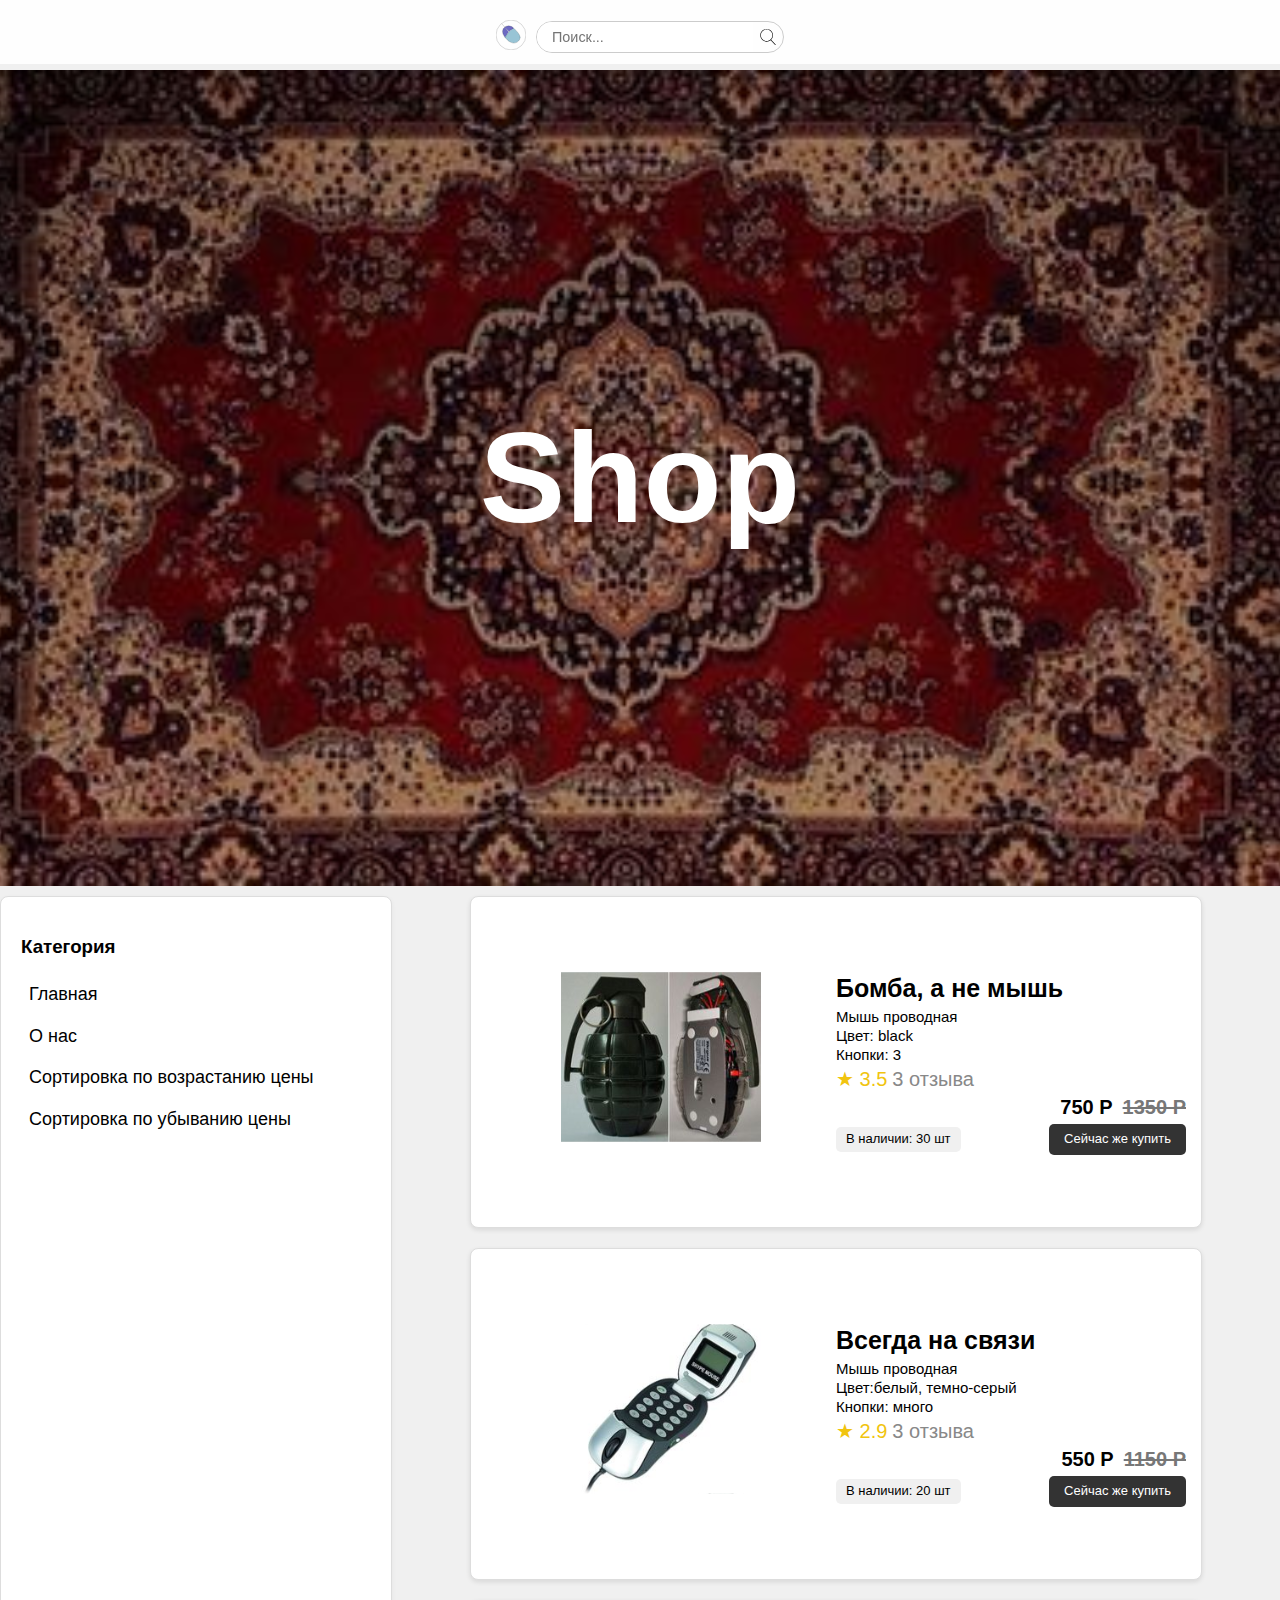
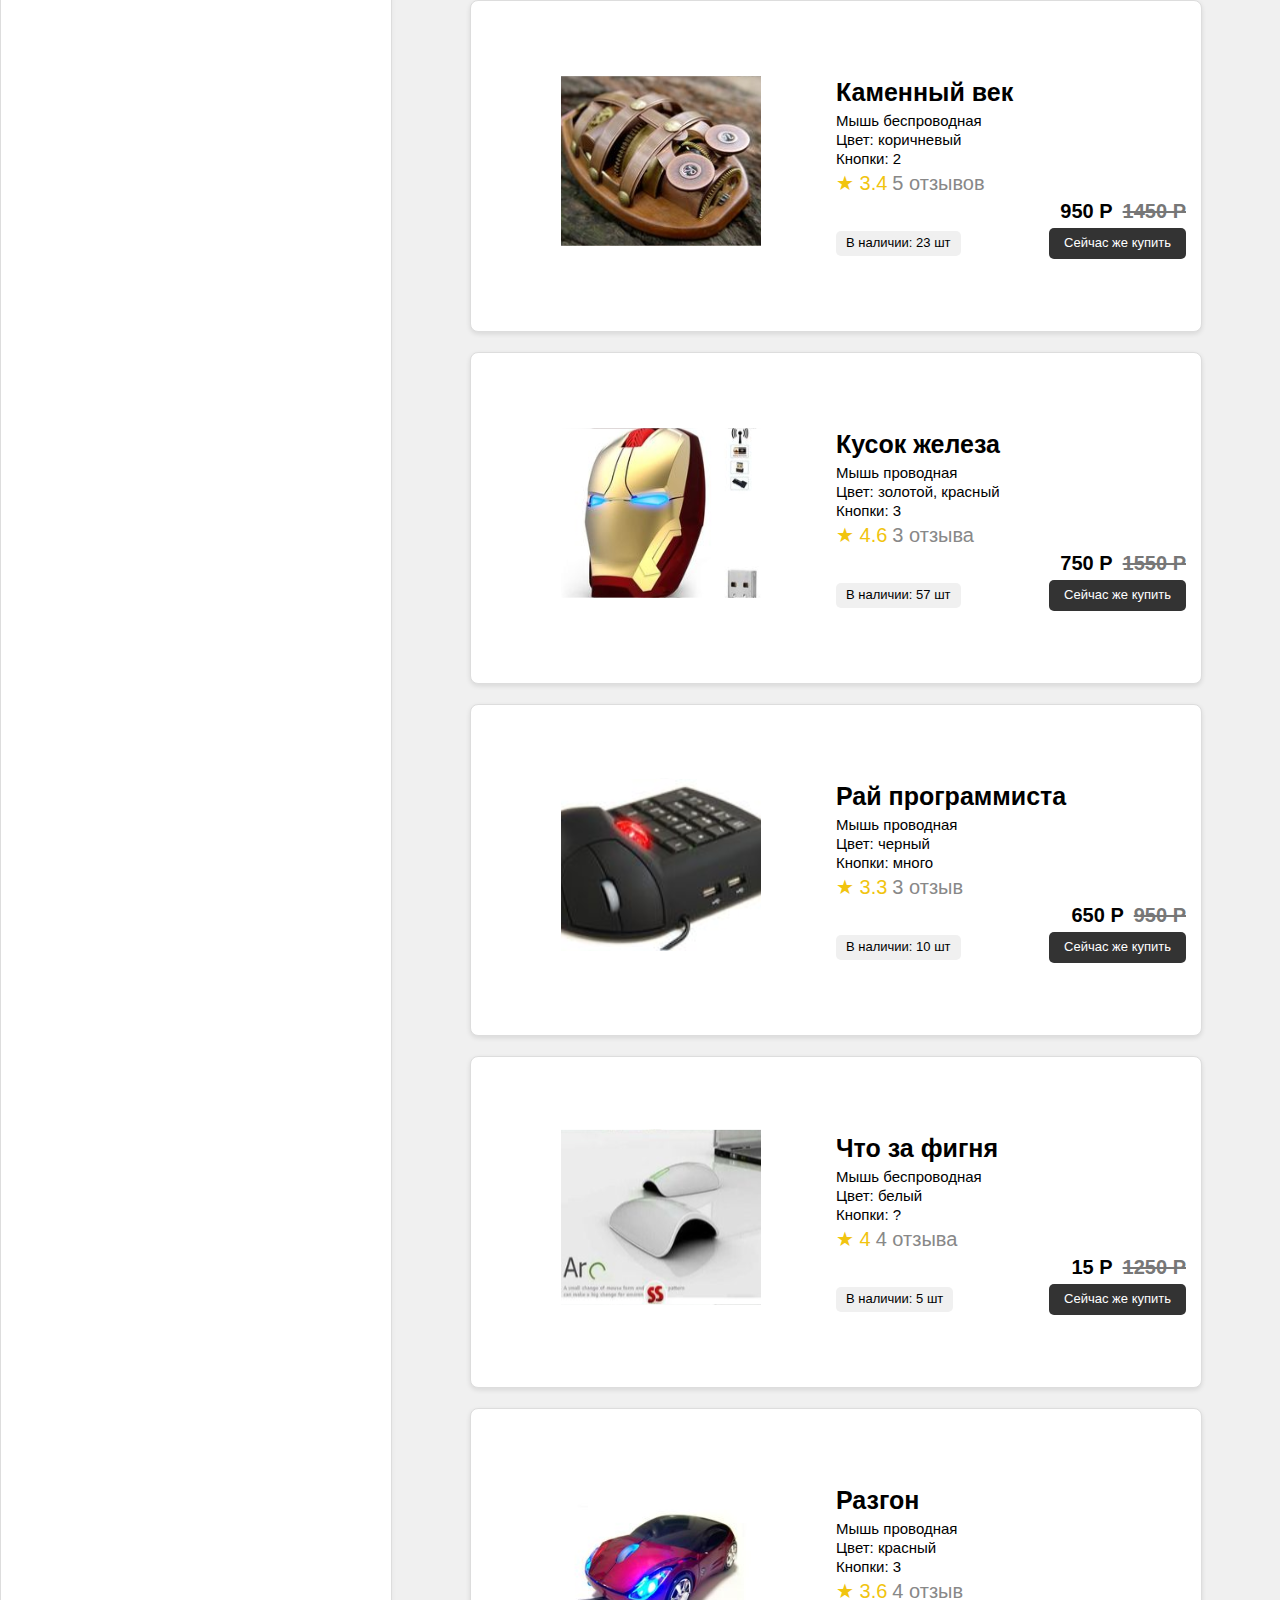
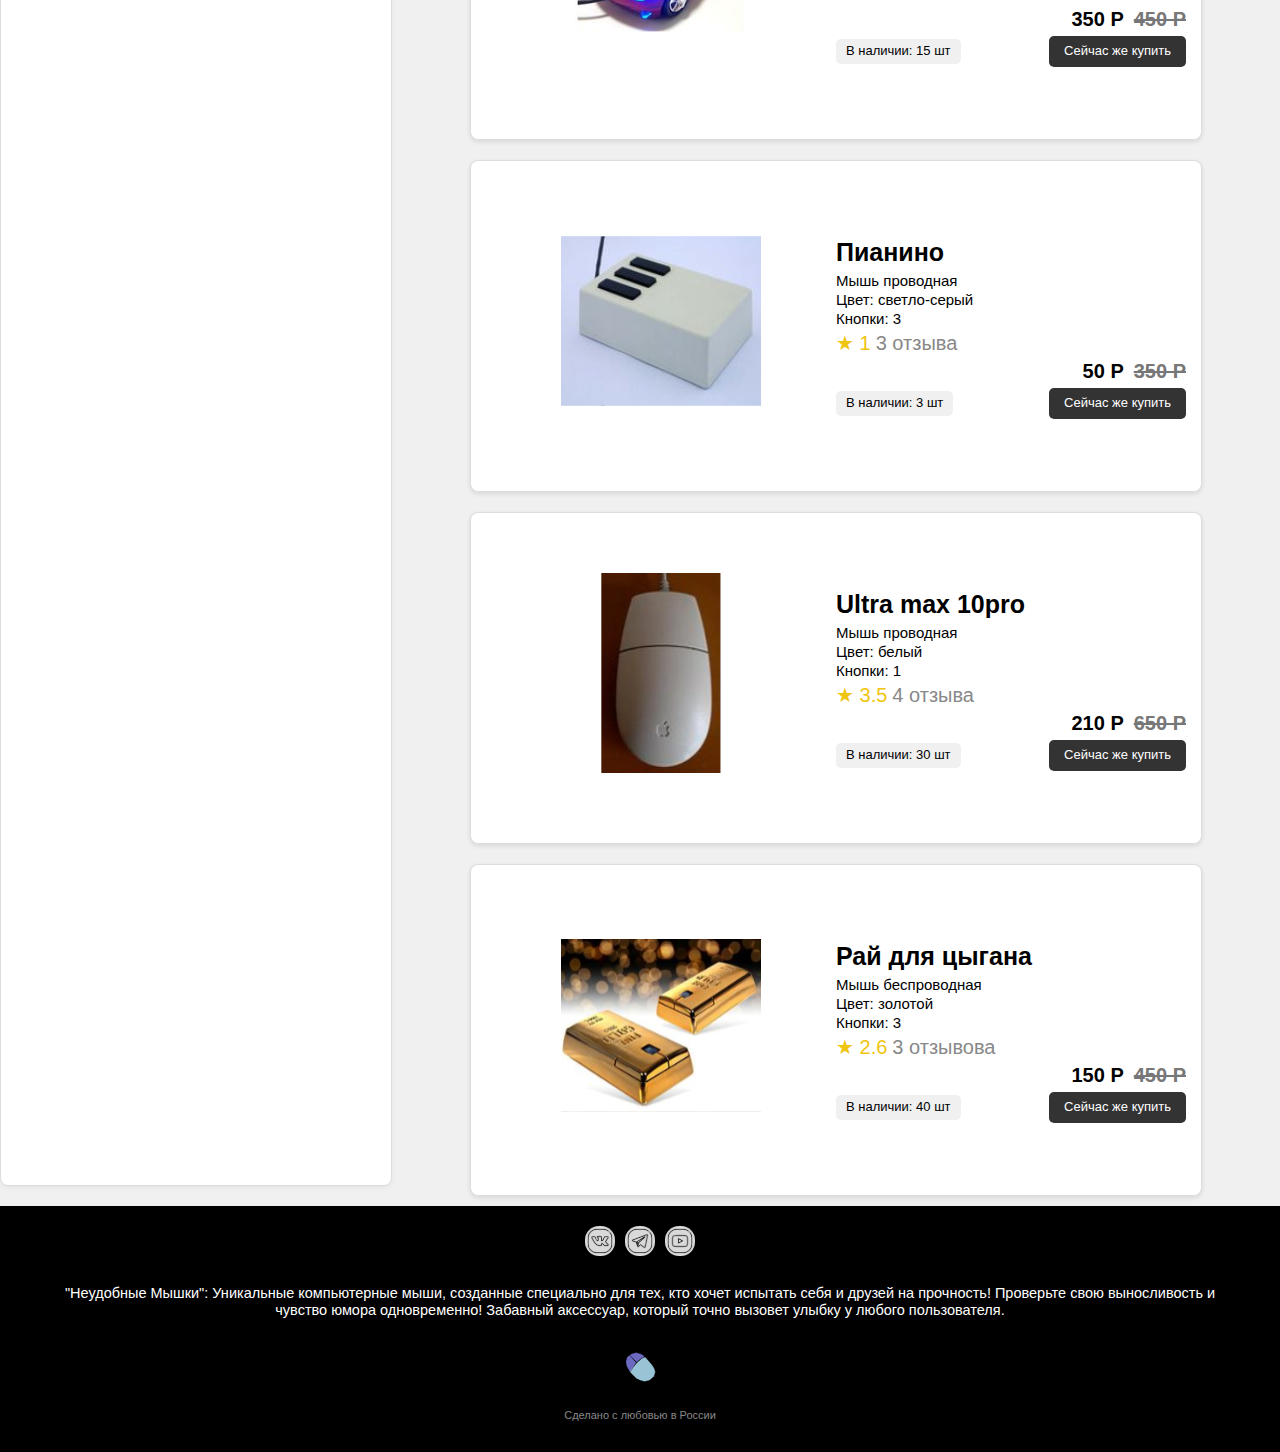
<file: index.html>
<!DOCTYPE html>
<html lang="en">

<head>
    <meta charset="UTF-8">
    <meta name="viewport" content="width=device-width, initial-scale=1.0">
    <link rel="stylesheet" href="./Главная_css.css">
    <link rel="stylesheet" href="./Главная_js.js">
    <link rel="stylesheet" href="./nornalize.css">
    <title>Shopppss</title>
</head>

<body>
    <header>
        <div class="container">
            <div class="menu">
                <input type="checkbox" id="burger-checkbox" class="burger-checkbox">
                <label for="burger-checkbox" class="burger"></label>
                <ul class="menu-list">
                    <li><a href="./index.html" class="menu-item">Главная</a>
                    <li>
                    <li><a href="./Вступление.html" class="menu-item">О нас</a>
                    <li>
                    <li><a href="./Возрастание цены.html" class="menu-item">Сортировка по возрастанию цены</a>
                    <li>
                    <li><a href="./Убывание цены.html" class="menu-item">Сортировка по убыванию цены</a>
                    <li>
                </ul>
            </div><!--
            <div class="rewind">
                <a href="./Главная.html"><img src="./картинки/перемотка.svg" alt="перемотка"></a>
            </div>-->
            <div class="logo">
                <img src="./картинки/logo.svg" alt="Логотип">
            </div>
            <form class="search-form">
                <input type="text" id="quicksearch" placeholder="Поиск..." />
                <button type="submit" id="go"></button>
            </form>
        </div>
    </header>
    <main>
        <div class="main-wrapper">
            <div class="carpet-container">
                <img src="./картинки/ковер.svg" alt="Ковер">
                <h1 class="shop-text">Shop</h1>
            </div>
            <div class="items-container">
                <aside class="filter-sidebar">
                    <div class="filter-group">
                        <h3>Категория</h3>
                        <li><a href="./index.html" class="menu-item">Главная</a>
                        <li>
                        <li><a href="./Вступление.html" class="menu-item">О нас</a>
                        <li>
                        <li><a href="./Возрастание цены.html" class="menu-item">Сортировка по возрастанию цены</a>
                        <li>
                        <li><a href="./Убывание цены.html" class="menu-item">Сортировка по убыванию цены</a>
                        <li>
                    </div>
                </aside>
                <div class="all">
                    <div class="item"><!--______________1 товар______________-->
                        <div class="item-images">
                            <img src="./картинки/Бомба, а не мышь.svg" alt="Бомба, а не мышь">
                        </div>
                        <div class="item-description">
                            <a href="./Товар1.html">
                                <h3>Бомба, а не мышь</h3>
                            </a>
                            <p>Мышь проводная</p>
                            <p>Цвет: black</p>
                            <p>Кнопки: 3</p>
                            <div class="item-rating">
                                <span class="star">★ 3.5</span>
                                <span class="reviews">3 отзыва</span>
                            </div>
                            <div class="item-price">
                                <span class="current-price">750 P</span>
                                <span class="old-price">1350 P</span>
                            </div>
                            <div class="item-actions">
                                <div class="stock">В наличии: 30 шт</div>
                                <button class="buy-button">Сейчас же купить</button>
                            </div>
                        </div>
                    </div>
                    <div class="item"><!--______________2 товар______________-->
                        <div class="item-images">
                            <img src="./картинки/Всегда на связи.svg" alt="Всегда на связи">
                        </div>
                        <div class="item-description">
                            <a href="./Товар2.html">
                                <h3>Всегда на связи</h3>
                            </a>
                            <p>Мышь проводная</p>
                            <p>Цвет:белый, темно-серый</p>
                            <p>Кнопки: много</p>
                            <div class="item-rating">
                                <span class="star">★ 2.9</span>
                                <span class="reviews">3 отзыва</span>
                            </div>
                            <div class="item-price">
                                <span class="current-price">550 P</span>
                                <span class="old-price">1150 P</span>
                            </div>
                            <div class="item-actions">
                                <div class="stock">В наличии: 20 шт</div>
                                <button class="buy-button">Сейчас же купить</button>
                            </div>
                        </div>
                    </div>
                    <div class="item"><!--______________3 товар______________-->
                        <div class="item-images">
                            <img src="./картинки/Каменный век.svg" alt="Каменный век">
                        </div>
                        <div class="item-description">
                            <a href="./Tовар3.html">
                                <h3>Каменный век</h3>
                            </a>
                            <p>Мышь беспроводная</p>
                            <p>Цвет: коричневый</p>
                            <p>Кнопки: 2</p>
                            <div class="item-rating">
                                <span class="star">★ 3.4</span>
                                <span class="reviews">5 отзывов</span>
                            </div>
                            <div class="item-price">
                                <span class="current-price">950 P</span>
                                <span class="old-price">1450 P</span>
                            </div>
                            <div class="item-actions">
                                <div class="stock">В наличии: 23 шт</div>
                                <button class="buy-button">Сейчас же купить</button>
                            </div>
                        </div>
                    </div>
                    <div class="item"><!--______________4 товар______________-->
                        <div class="item-images">
                            <img src="./картинки/Кусок железа.svg" alt="Кусок железа">
                        </div>
                        <div class="item-description">
                            <a href="./Товар4.html">
                                <h3>Кусок железа</h3>
                            </a>
                            <p>Мышь проводная</p>
                            <p>Цвет: золотой, красный</p>
                            <p>Кнопки: 3</p>
                            <div class="item-rating">
                                <span class="star">★ 4.6</span>
                                <span class="reviews">3 отзыва</span>
                            </div>
                            <div class="item-price">
                                <span class="current-price">750 P</span>
                                <span class="old-price">1550 P</span>
                            </div>
                            <div class="item-actions">
                                <div class="stock">В наличии: 57 шт</div>
                                <button class="buy-button">Сейчас же купить</button>
                            </div>
                        </div>
                    </div>
                    <div class="item"><!--______________5 товар______________-->
                        <div class="item-images">
                            <img src="./картинки/Рай программиста.svg" alt="Рай программиста">
                        </div>
                        <div class="item-description">
                            <a href="./Товар5.html">
                                <h3>Рай программиста</h3>
                            </a>
                            <p>Мышь проводная</p>
                            <p>Цвет: черный</p>
                            <p>Кнопки: много</p>
                            <div class="item-rating">
                                <span class="star">★ 3.3</span>
                                <span class="reviews">3 отзыв</span>
                            </div>
                            <div class="item-price">
                                <span class="current-price">650 P</span>
                                <span class="old-price">950 P</span>
                            </div>
                            <div class="item-actions">
                                <div class="stock">В наличии: 10 шт</div>
                                <button class="buy-button">Сейчас же купить</button>
                            </div>
                        </div>
                    </div>
                    <div class="item"><!--______________6 товар______________-->
                        <div class="item-images">
                            <img src="./картинки/Что за фигня.svg" alt="Что за фигня">
                        </div>
                        <div class="item-description">
                            <a href="./Товар6.html">
                                <h3>Что за фигня</h3>
                            </a>
                            <p>Мышь беспроводная</p>
                            <p>Цвет: белый</p>
                            <p>Кнопки: ?</p>
                            <div class="item-rating">
                                <span class="star">★ 4</span>
                                <span class="reviews">4 отзыва</span>
                            </div>
                            <div class="item-price">
                                <span class="current-price">15 P</span>
                                <span class="old-price">1250 P</span>
                            </div>
                            <div class="item-actions">
                                <div class="stock">В наличии: 5 шт</div>
                                <button class="buy-button">Сейчас же купить</button>
                            </div>
                        </div>
                    </div>
                    <div class="item"><!--______________7 товар______________-->
                        <div class="item-images">
                            <img src="./картинки/Разгон.svg" alt="Разгон">
                        </div>
                        <div class="item-description">
                            <a href="./Товар7.html">
                                <h3>Разгон</h3>
                            </a>
                            <p>Мышь проводная</p>
                            <p>Цвет: красный</p>
                            <p>Кнопки: 3</p>
                            <div class="item-rating">
                                <span class="star">★ 3.6</span>
                                <span class="reviews">4 отзыв</span>
                            </div>
                            <div class="item-price">
                                <span class="current-price">350 P</span>
                                <span class="old-price">450 P</span>
                            </div>
                            <div class="item-actions">
                                <div class="stock">В наличии: 15 шт</div>
                                <button class="buy-button">Сейчас же купить</button>
                            </div>
                        </div>
                    </div>
                    <div class="item"><!--______________8 товар______________-->
                        <div class="item-images">
                            <img src="./картинки/Пианино.svg" alt="Пианино">
                        </div>
                        <div class="item-description">
                            <a href="./Товар8.html">
                                <h3>Пианино</h3>
                            </a>
                            <p>Мышь проводная</p>
                            <p>Цвет: светло-серый</p>
                            <p>Кнопки: 3</p>
                            <div class="item-rating">
                                <span class="star">★ 1</span>
                                <span class="reviews">3 отзыва</span>
                            </div>
                            <div class="item-price">
                                <span class="current-price">50 P</span>
                                <span class="old-price">350 P</span>
                            </div>
                            <div class="item-actions">
                                <div class="stock">В наличии: 3 шт</div>
                                <button class="buy-button">Сейчас же купить</button>
                            </div>
                        </div>
                    </div>
                    <div class="item"><!--______________9 товар______________-->
                        <div class="item-images">
                            <img src="./картинки/Ultra max 10pro.svg" alt="Ultra max 10pro">
                        </div>
                        <div class="item-description">
                            <a href="./Товар9.html">
                                <h3>Ultra max 10pro</h3>
                            </a>
                            <p>Мышь проводная</p>
                            <p>Цвет: белый</p>
                            <p>Кнопки: 1</p>
                            <div class="item-rating">
                                <span class="star">★ 3.5</span>
                                <span class="reviews">4 отзыва</span>
                            </div>
                            <div class="item-price">
                                <span class="current-price">210 P</span>
                                <span class="old-price">650 P</span>
                            </div>
                            <div class="item-actions">
                                <div class="stock">В наличии: 30 шт</div>
                                <button class="buy-button">Сейчас же купить</button>
                            </div>
                        </div>
                    </div>
                    <div class="item"><!--______________10 товар______________-->
                        <div class="item-images">
                            <img src="./картинки/Волшебные крупицы изобилия.svg" alt="Рай для цыгана">
                        </div>
                        <div class="item-description">
                            <a href="./Товар10.html">
                                <h3>Рай для цыгана</h3>
                            </a>
                            <p>Мышь беспроводная</p>
                            <p>Цвет: золотой</p>
                            <p>Кнопки: 3</p>
                            <div class="item-rating">
                                <span class="star">★ 2.6</span>
                                <span class="reviews">3 отзывова</span>
                            </div>
                            <div class="item-price">
                                <span class="current-price">150 P</span>
                                <span class="old-price">450 P</span>
                            </div>
                            <div class="item-actions">
                                <div class="stock">В наличии: 40 шт</div>
                                <button class="buy-button">Сейчас же купить</button>
                            </div>
                        </div>
                    </div>
                </div>
            </div>
        </div>


        <!--<div class="animation">
            <img src="./картинки/Мышка.svg" alt="Мышка">
        </div>-->
    </main>
    <footer>
        <div class="container">
            <div class="social">
                <a href="#"><img src="./картинки/vk.svg" alt="Вконтакте"></a>
                <a href="#"><img src="./картинки/telegram.svg" alt="Телеграм"></a>
                <a href="#"><img src="./картинки/you tube.svg" alt="Ютуб"></a>
            </div>
            <div class="footer-text">
                <p>"Неудобные Мышки": Уникальные компьютерные мыши, созданные специально для тех, кто хочет испытать
                    себя и друзей на прочность! Проверьте свою выносливость и чувство юмора одновременно! Забавный
                    аксессуар, который точно вызовет улыбку у любого пользователя.</p>
            </div>
            <div class="copyright">
                <img src="./картинки/logo.svg" alt="Логотип">
                <p>Сделано с любовью в России</p>
            </div>
        </div>
    </footer>
</body>

</html>
</file>
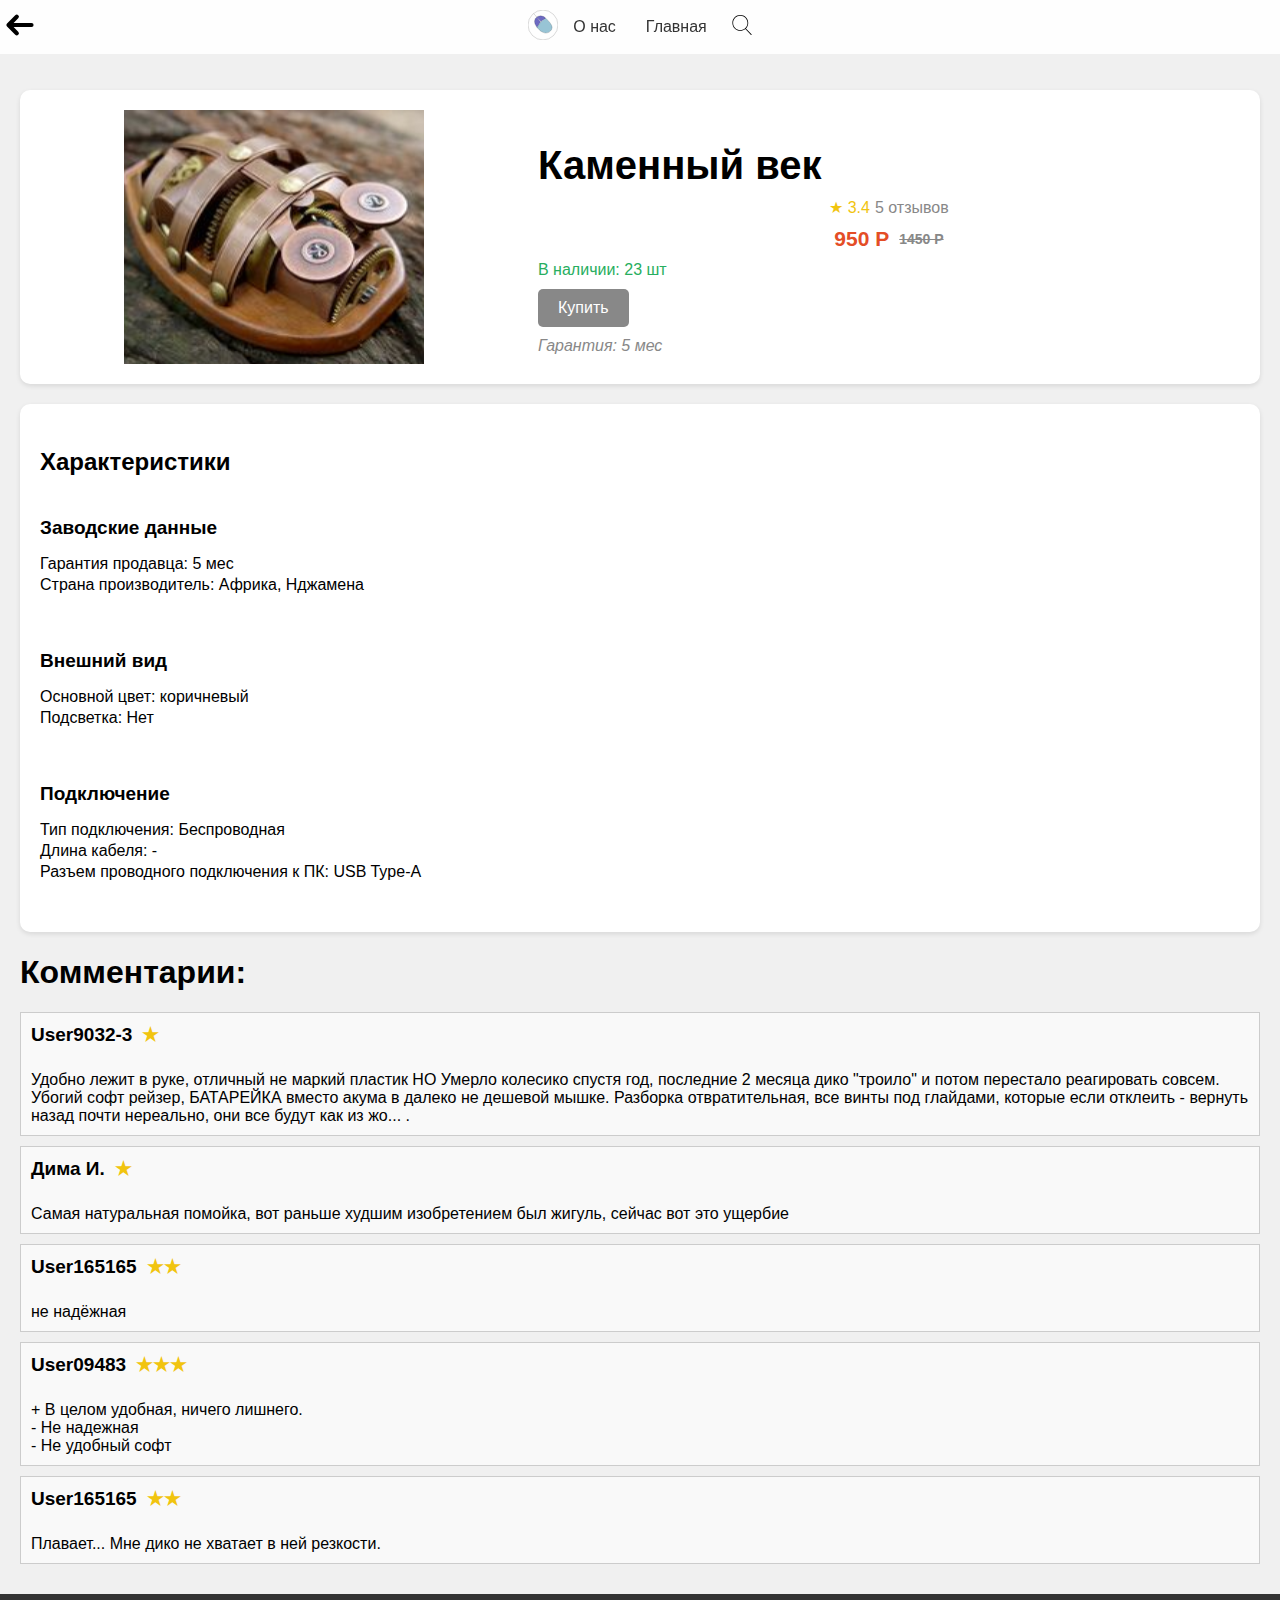
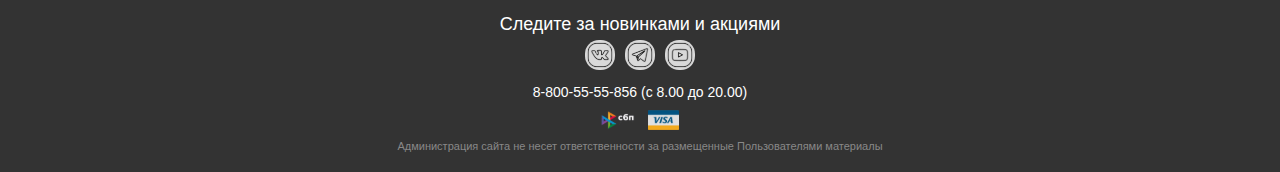
<file: Tовар3.html>
<!DOCTYPE html>
<html lang="en">

<head>
    <meta charset="UTF-8">
    <meta name="viewport" content="width=device-width, initial-scale=1.0">
    <link rel="stylesheet" href="./Товар_CSS.css">
    <title>product3</title>
</head>

<body>
    <header>
        <div class="container">
            <div class="arrow">
                <a href="./index.html"><img src="./картинки/Стрелка.svg" alt="Стрелка"></a>
            </div>
            <div class="logo">
                <img src="./картинки/логотип.svg" alt="Логотип">
            </div>
            <nav>
                <ul>
                    <li><a href="./Вступление.html">О нас</a></li>
                    <li><a href="./index.html" class="major">Главная</a></li>
                </ul>
            </nav>
            <div class="icons">
                <img src="./картинки/поиск.svg" alt="Поиск">
            </div>
        </div>
    </header>
    <main>
        <div class="main-wrapper">
            <div class="item-details">
                <div class="item-images">
                    <img src="./картинки/Каменный век.svg" alt="Каменный век">
                </div>
                <div class="item-info">
                    <h2>Каменный век</h2>
                    <div class="item-rating">
                        <span class="star">★ 3.4</span>
                        <span class="reviews">5 отзывов</span>
                    </div>
                    <div class="item-price">
                        <span class="current-price">950 P</span>
                        <span class="old-price">1450 P</span>
                    </div>
                    <div class="item-availability">
                        В наличии: 23 шт
                    </div>
                    <button class="buy-button">Купить</button>
                    <div class="warranty">
                        Гарантия: 5 мес
                    </div>
                </div>
            </div>
            <div class="item-characteristics">
                <h3>Характеристики</h3>
                <div class="characteristics-list">
                    <div class="characteristic-group">
                        <h4>Заводские данные</h4>
                        <ul>
                            <li>Гарантия продавца: 5 мес </li>
                            <li>Страна производитель: Африка, Нджамена</li>
                        </ul>
                    </div>
                    <div class="characteristic-group">
                        <h4>Внешний вид</h4>
                        <ul>
                            <li>Основной цвет: коричневый</li>
                            <li>Подсветка: Нет</li>
                        </ul>
                    </div>
                    <div class="characteristic-group">
                        <h4>Подключение</h4>
                        <ul>
                            <li>Тип подключения: Беспроводная</li>
                            <li>Длина кабеля: -</li>
                            <li>Разъем проводного подключения к ПК: USB Type-А</li>
                        </ul>
                    </div>
                </div>
            </div>
            <div class="com">
                <h1>Комментарии:</h1>

                <div class="comment">
                    <div class="comment-header">
                        <h3>User9032-3</h3>
                        <div class="stars">
                            <h1>★</h1>
                        </div>
                    </div>
                    <p>Удобно лежит в руке, отличный не маркий пластик
                        НО
                        Умерло колесико спустя год, последние 2 месяца дико "троило" и потом перестало реагировать совсем. 
                        Убогий софт рейзер, БАТАРЕЙКА вместо акума в далеко не дешевой мышке. Разборка отвратительная, все винты под глайдами, 
                        которые если отклеить - вернуть назад почти нереально, они все будут как из жо... .
                    </p>
                </div>

                <div class="comment">
                    <div class="comment-header">
                        <h3>Дима И.</h3>
                        <div class="stars">
                            <h1>★</h1>
                        </div>
                    </div>
                    <p>Самая натуральная помойка, вот раньше худшим изобретением был жигуль, сейчас вот это ущербие</p>
                </div>

                <div class="comment">
                    <div class="comment-header">
                        <h3>User165165</h3>
                        <div class="stars">
                            <h1>★★</h1>
                        </div>
                    </div>
                    <p>не надёжная</p>
                </div>

                <div class="comment">
                    <div class="comment-header">
                        <h3>User09483</h3>
                        <div class="stars">
                            <h1>★★★</h1>
                        </div>
                    </div>
                    <p>+ В целом удобная, ничего лишнего.</p>
                    <p>- Не надежная</p>
                    <p>- Не удобный софт</p>
                </div>

                <div class="comment">
                    <div class="comment-header">
                        <h3>User165165</h3>
                        <div class="stars">
                            <h1>★★</h1>
                        </div>
                    </div>
                    <p>Плавает... Мне дико не хватает в ней резкости. </p>
                </div>
            </div>
    </main>
    <footer>
        <div class="container">
            <div class="follow-us">
                <span>Следите за новинками и акциями</span>
                <div class="social-icons">
                    <a href="#"><img src="./картинки/vk.svg" alt="Вконтакте"></a>
                    <a href="#"><img src="./картинки/telegram.svg" alt="Телеграм"></a>
                    <a href="#"><img src="./картинки/you tube.svg" alt="Ютуб"></a>
                </div>
            </div>
            <div class="contact-info">
                8-800-55-55-856 (с 8.00 до 20.00)
            </div>
            <div class="payment-methods">
                <img src="./картинки/сбп.svg" alt="СБП">
                <img src="./картинки/viza.svg" alt="VISA">
            </div>
            <div class="disclaimer">
                Администрация сайта не несет ответственности за размещенные Пользователями материалы
            </div>
        </div>
    </footer>
</body>

</html>
</file>
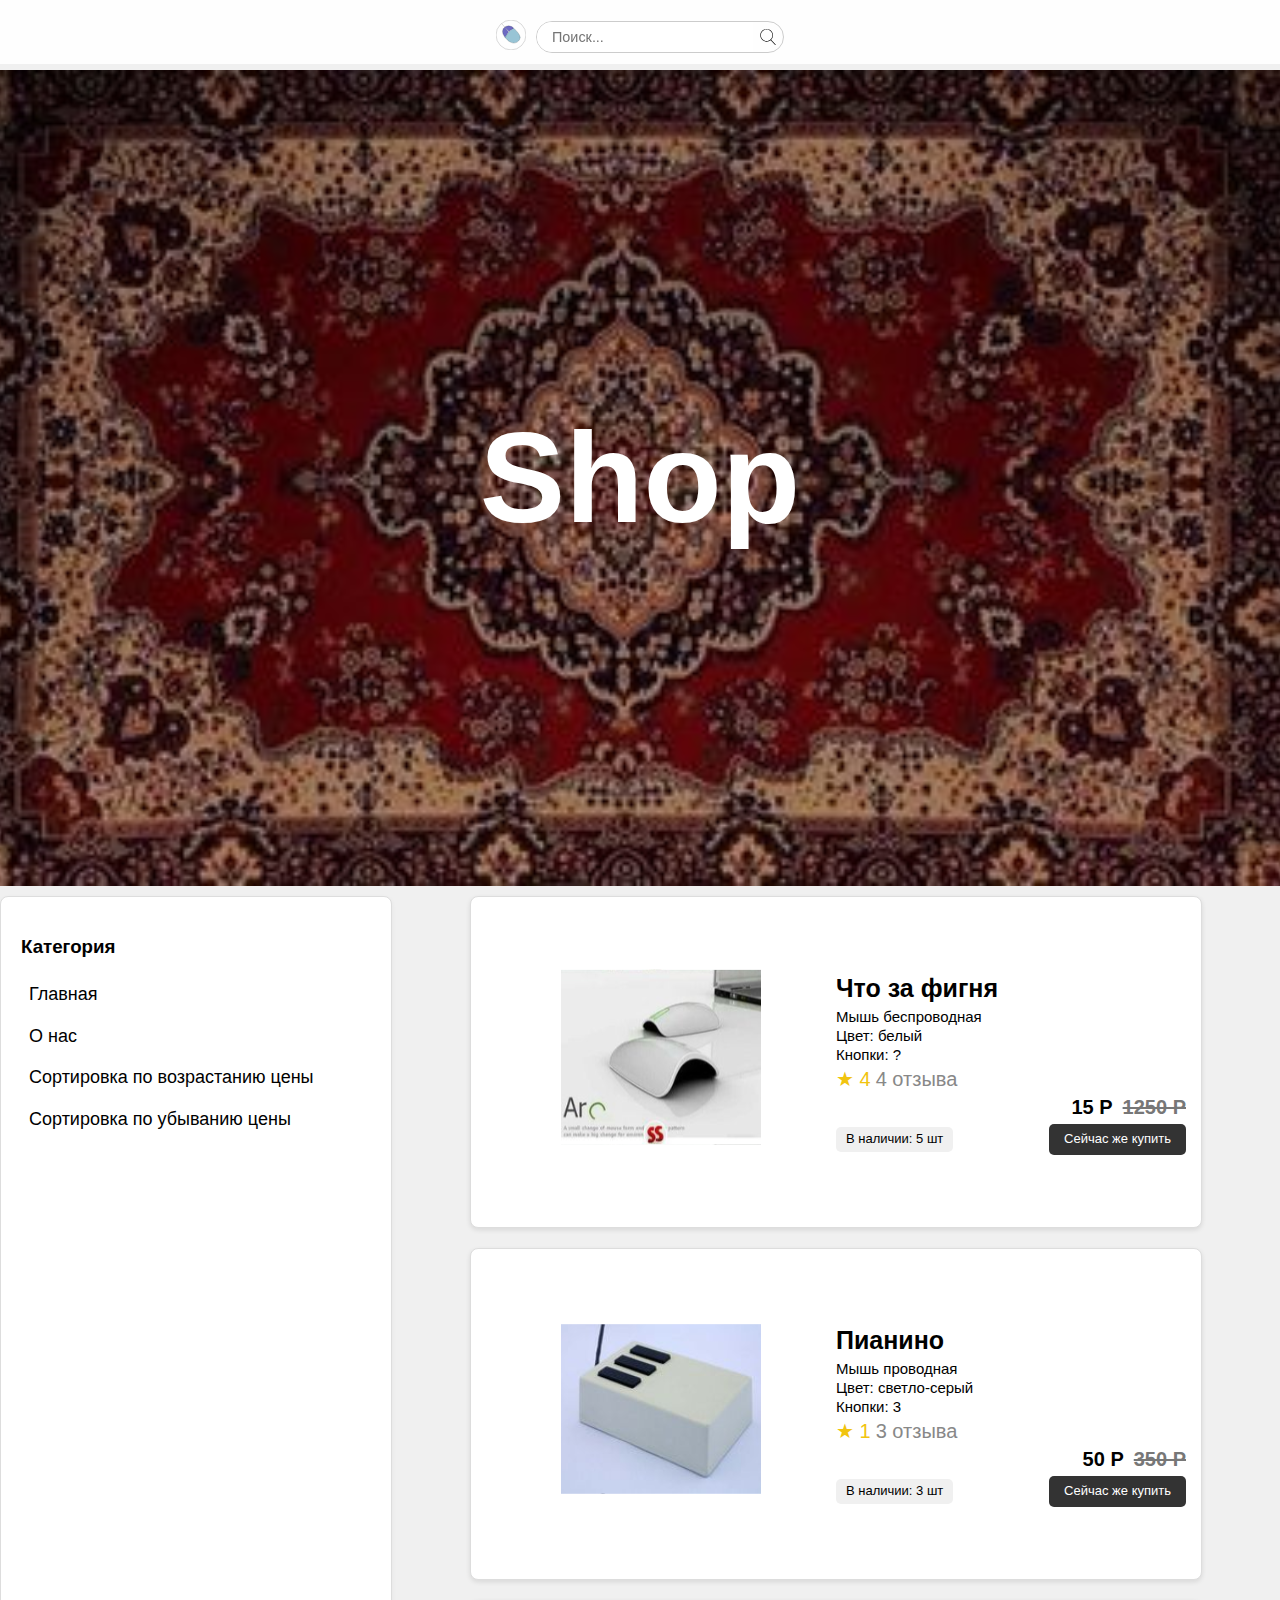
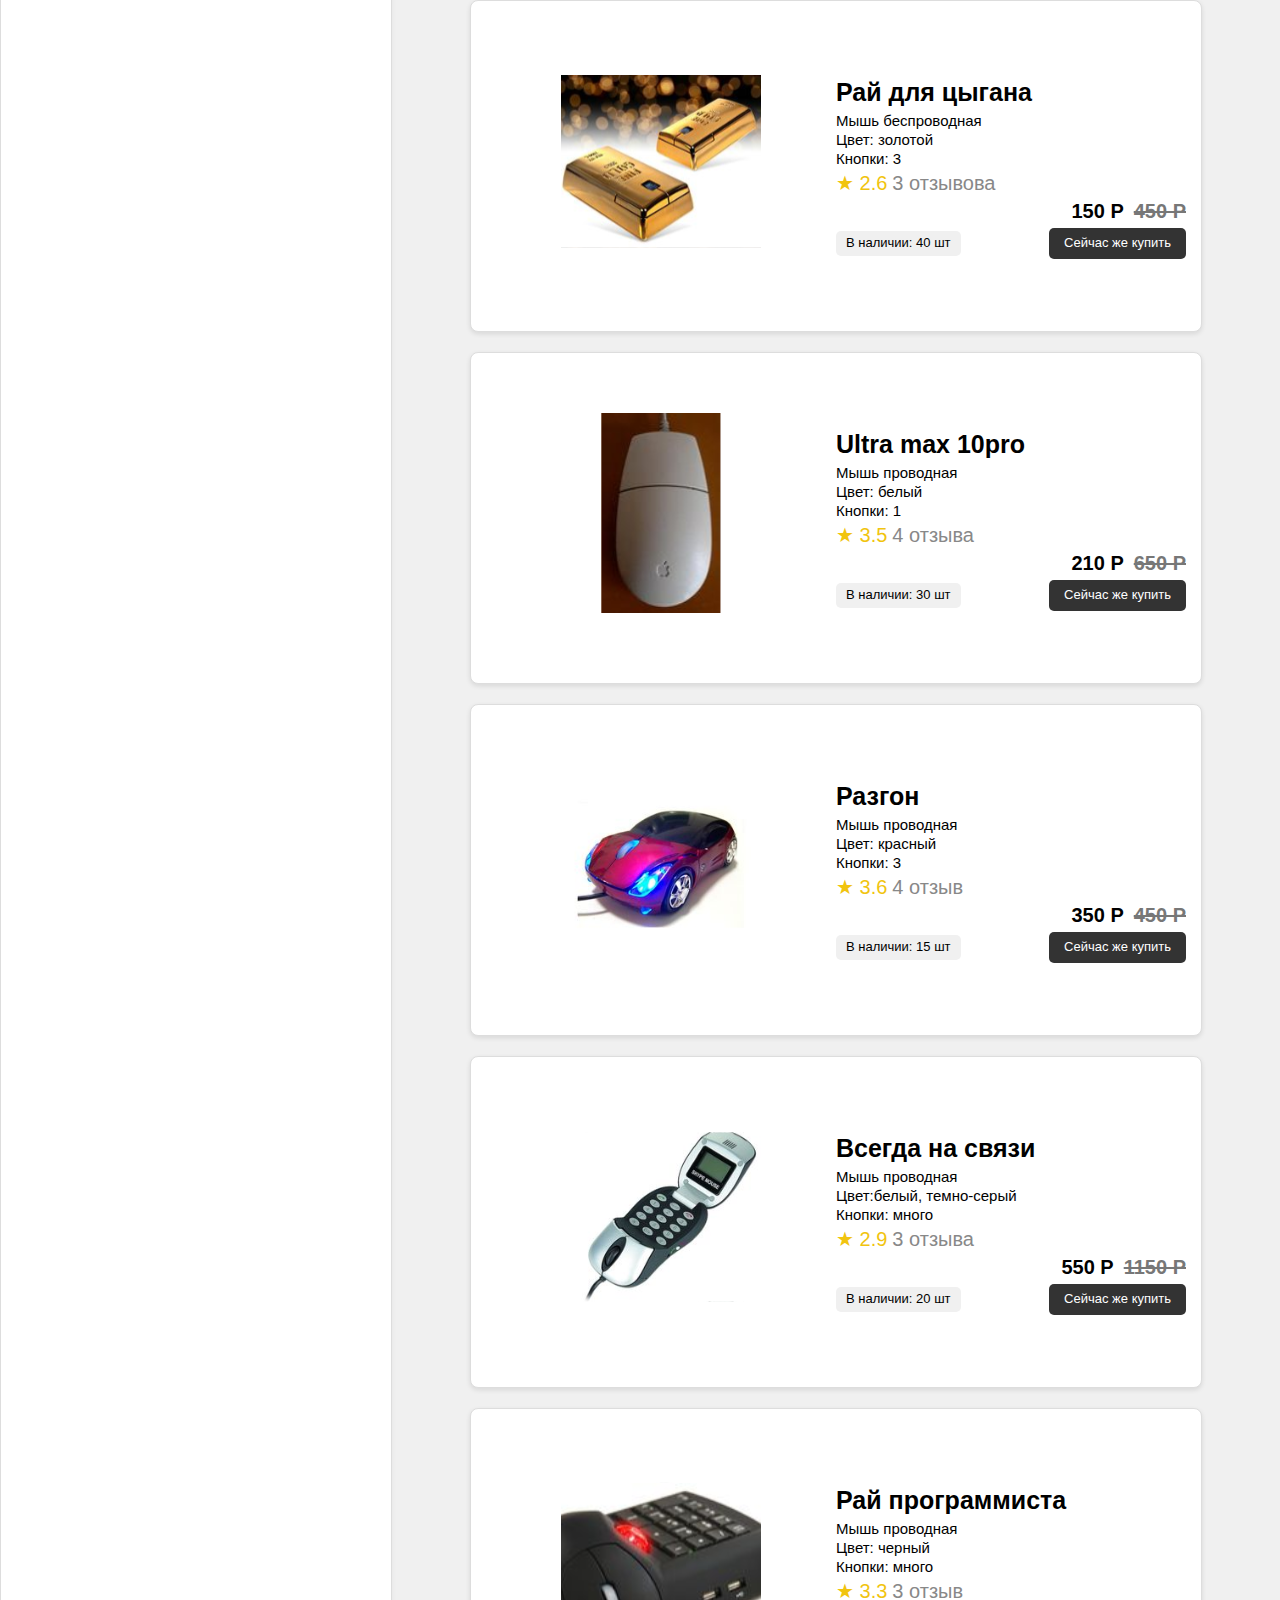
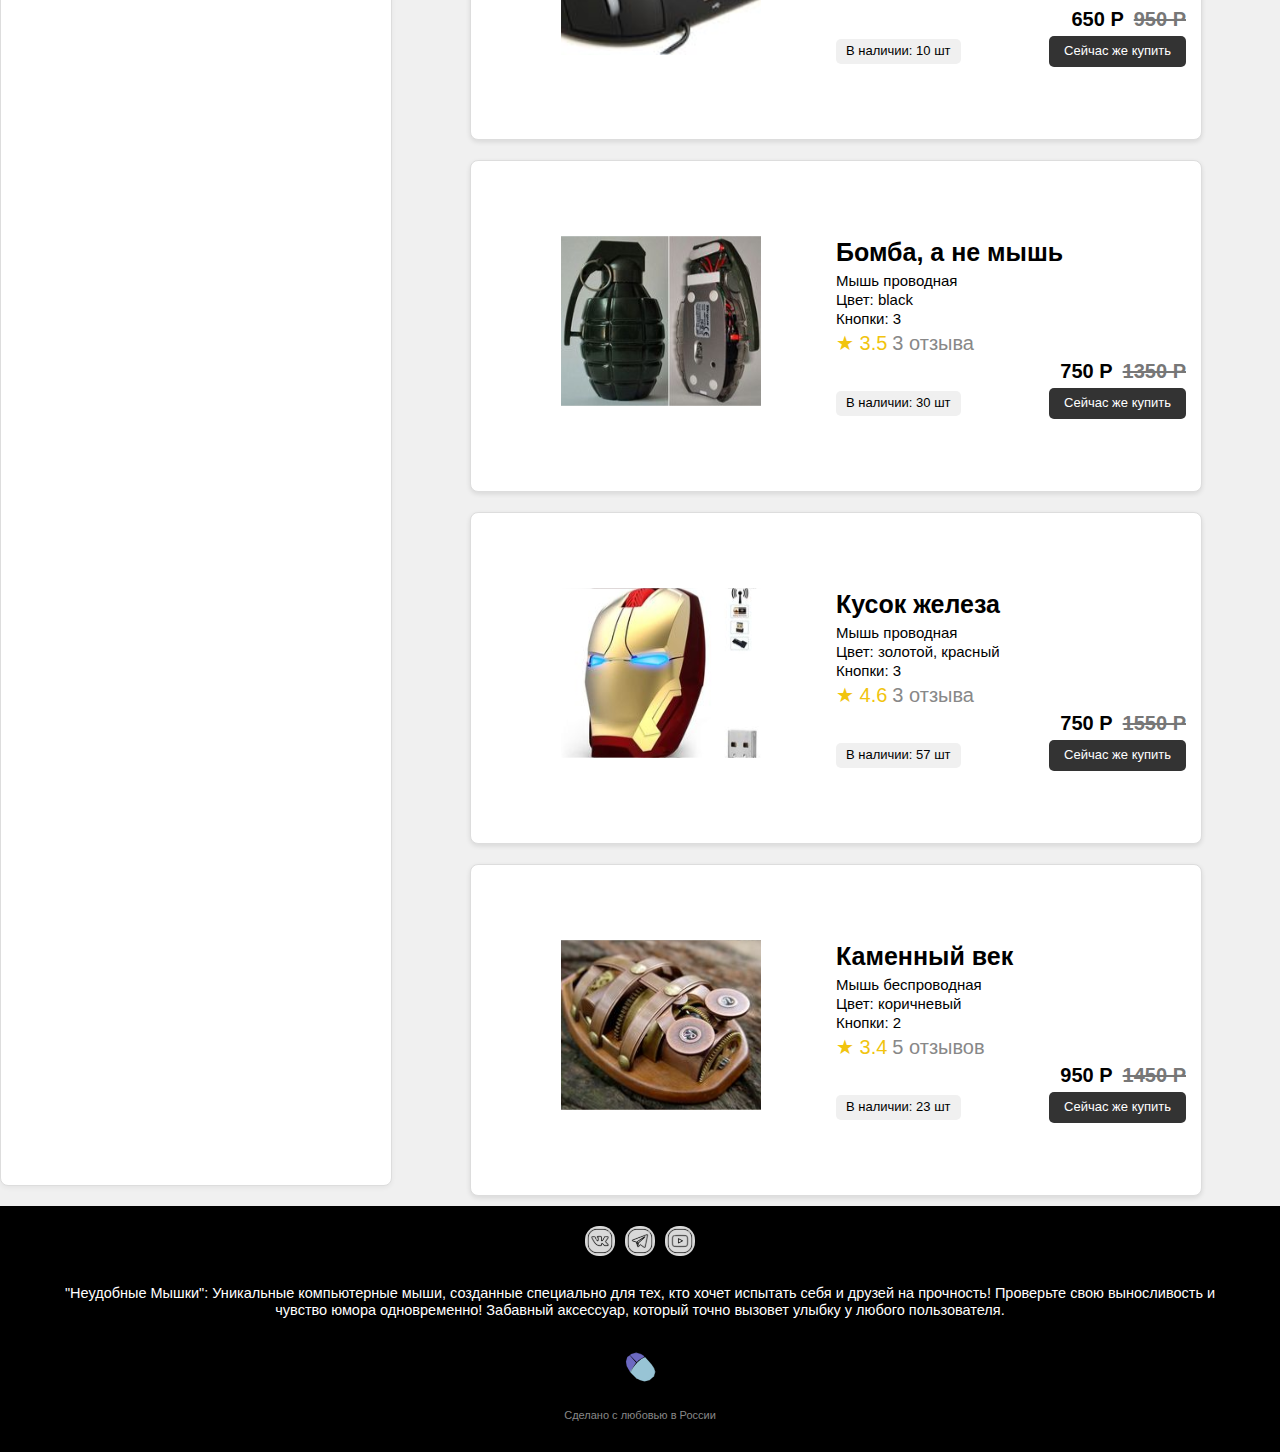
<file: Возрастание цены.html>
<!DOCTYPE html>
<html lang="en">

<head>
    <meta charset="UTF-8">
    <meta name="viewport" content="width=device-width, initial-scale=1.0">
    <link rel="stylesheet" href="./Главная_css.css">
    <link rel="stylesheet" href="./Главная_js.js">
    <link rel="stylesheet" href="./nornalize.css">
    <title>Shopppss</title>
</head>

<body>
    <header>
        <div class="container">
            <div class="menu">
                <input type="checkbox" id="burger-checkbox" class="burger-checkbox">
                <label for="burger-checkbox" class="burger"></label>
                <ul class="menu-list">
                    <li><a href="./index.html" class="menu-item">Главная</a>
                    <li>
                    <li><a href="./Вступление.html" class="menu-item">О нас</a>
                    <li>
                    <li><a href="./Возрастание цены.html" class="menu-item">Сортировка по возрастанию цены</a>
                    <li>
                    <li><a href="./Убывание цены.html" class="menu-item">Сортировка по убыванию цены</a>
                    <li>
                </ul>
            </div><!--
            <div class="rewind">
                <a href="./Главная.html"><img src="./картинки/перемотка.svg" alt="перемотка"></a>
            </div>-->
            <div class="logo">
                <img src="./картинки/logo.svg" alt="Логотип">
            </div>
            <form class="search-form">
                <input type="text" id="quicksearch" placeholder="Поиск..." />
                <button type="submit" id="go"></button>
            </form>
        </div>
    </header>
    <main>
        <div class="main-wrapper">
            <div class="carpet-container">
                <img src="./картинки/ковер.svg" alt="Ковер">
                <h1 class="shop-text">Shop</h1>
            </div>
            <div class="items-container">
                <aside class="filter-sidebar">
                    <div class="filter-group">
                        <h3>Категория</h3>
                        <li><a href="./index.html" class="menu-item">Главная</a>
                        <li>
                        <li><a href="./Вступление.html" class="menu-item">О нас</a>
                        <li>
                        <li><a href="./Возрастание цены.html" class="menu-item">Сортировка по возрастанию цены</a>
                        <li>
                        <li><a href="./Убывание цены.html" class="menu-item">Сортировка по убыванию цены</a>
                        <li>
                    </div>
                </aside>
                <div class="all">
                <div class="item"><!--______________6 товар______________-->
                    <div class="item-images">
                        <img src="./картинки/Что за фигня.svg" alt="Что за фигня">
                    </div>
                    <div class="item-description">
                        <a href="./Товар6.html">
                            <h3>Что за фигня</h3>
                        </a>
                        <p>Мышь беспроводная</p>
                        <p>Цвет: белый</p>
                        <p>Кнопки: ?</p>
                        <div class="item-rating">
                            <span class="star">★ 4</span>
                            <span class="reviews">4 отзыва</span>
                        </div>
                        <div class="item-price">
                            <span class="current-price">15 P</span>
                            <span class="old-price">1250 P</span>
                        </div>
                        <div class="item-actions">
                            <div class="stock">В наличии: 5 шт</div>
                            <button class="buy-button">Сейчас же купить</button>
                        </div>
                    </div>
                </div>
                <div class="item"><!--______________8 товар______________-->
                    <div class="item-images">
                        <img src="./картинки/Пианино.svg" alt="Пианино">
                    </div>
                    <div class="item-description">
                        <a href="./Товар8.html">
                            <h3>Пианино</h3>
                        </a>
                        <p>Мышь проводная</p>
                        <p>Цвет: светло-серый</p>
                        <p>Кнопки: 3</p>
                        <div class="item-rating">
                            <span class="star">★ 1</span>
                            <span class="reviews">3 отзыва</span>
                        </div>
                        <div class="item-price">
                            <span class="current-price">50 P</span>
                            <span class="old-price">350 P</span>
                        </div>
                        <div class="item-actions">
                            <div class="stock">В наличии: 3 шт</div>
                            <button class="buy-button">Сейчас же купить</button>
                        </div>
                    </div>
                </div>
                <div class="item"><!--______________10 товар______________-->
                    <div class="item-images">
                        <img src="./картинки/Волшебные крупицы изобилия.svg" alt="Рай для цыгана">
                    </div>
                    <div class="item-description">
                        <a href="./Товар10.html">
                            <h3>Рай для цыгана</h3>
                        </a>
                        <p>Мышь беспроводная</p>
                        <p>Цвет: золотой</p>
                        <p>Кнопки: 3</p>
                        <div class="item-rating">
                            <span class="star">★ 2.6</span>
                            <span class="reviews">3 отзывова</span>
                        </div>
                        <div class="item-price">
                            <span class="current-price">150 P</span>
                            <span class="old-price">450 P</span>
                        </div>
                        <div class="item-actions">
                            <div class="stock">В наличии: 40 шт</div>
                            <button class="buy-button">Сейчас же купить</button>
                        </div>
                    </div>
                </div>
                <div class="item"><!--______________9 товар______________-->
                    <div class="item-images">
                        <img src="./картинки/Ultra max 10pro.svg" alt="Ultra max 10pro">
                    </div>
                    <div class="item-description">
                        <a href="./Товар9.html">
                            <h3>Ultra max 10pro</h3>
                        </a>
                        <p>Мышь проводная</p>
                        <p>Цвет: белый</p>
                        <p>Кнопки: 1</p>
                        <div class="item-rating">
                            <span class="star">★ 3.5</span>
                            <span class="reviews">4 отзыва</span>
                        </div>
                        <div class="item-price">
                            <span class="current-price">210 P</span>
                            <span class="old-price">650 P</span>
                        </div>
                        <div class="item-actions">
                            <div class="stock">В наличии: 30 шт</div>
                            <button class="buy-button">Сейчас же купить</button>
                        </div>
                    </div>
                </div>
                <div class="item"><!--______________7 товар______________-->
                    <div class="item-images">
                        <img src="./картинки/Разгон.svg" alt="Разгон">
                    </div>
                    <div class="item-description">
                        <a href="./Товар7.html">
                            <h3>Разгон</h3>
                        </a>
                        <p>Мышь проводная</p>
                        <p>Цвет: красный</p>
                        <p>Кнопки: 3</p>
                        <div class="item-rating">
                            <span class="star">★ 3.6</span>
                            <span class="reviews">4 отзыв</span>
                        </div>
                        <div class="item-price">
                            <span class="current-price">350 P</span>
                            <span class="old-price">450 P</span>
                        </div>
                        <div class="item-actions">
                            <div class="stock">В наличии: 15 шт</div>
                            <button class="buy-button">Сейчас же купить</button>
                        </div>
                    </div>
                </div>
                <div class="item"><!--______________2 товар______________-->
                    <div class="item-images">
                        <img src="./картинки/Всегда на связи.svg" alt="Всегда на связи">
                    </div>
                    <div class="item-description">
                        <a href="./Товар2.html">
                            <h3>Всегда на связи</h3>
                        </a>
                        <p>Мышь проводная</p>
                        <p>Цвет:белый, темно-серый</p>
                        <p>Кнопки: много</p>
                        <div class="item-rating">
                            <span class="star">★ 2.9</span>
                            <span class="reviews">3 отзыва</span>
                        </div>
                        <div class="item-price">
                            <span class="current-price">550 P</span>
                            <span class="old-price">1150 P</span>
                        </div>
                        <div class="item-actions">
                            <div class="stock">В наличии: 20 шт</div>
                            <button class="buy-button">Сейчас же купить</button>
                        </div>
                    </div>
                </div>
                <div class="item"><!--______________5 товар______________-->
                    <div class="item-images">
                        <img src="./картинки/Рай программиста.svg" alt="Рай программиста">
                    </div>
                    <div class="item-description">
                        <a href="./Товар5.html">
                            <h3>Рай программиста</h3>
                        </a>
                        <p>Мышь проводная</p>
                        <p>Цвет: черный</p>
                        <p>Кнопки: много</p>
                        <div class="item-rating">
                            <span class="star">★ 3.3</span>
                            <span class="reviews">3 отзыв</span>
                        </div>
                        <div class="item-price">
                            <span class="current-price">650 P</span>
                            <span class="old-price">950 P</span>
                        </div>
                        <div class="item-actions">
                            <div class="stock">В наличии: 10 шт</div>
                            <button class="buy-button">Сейчас же купить</button>
                        </div>
                    </div>
                </div>
                <div class="item"><!--______________1 товар______________-->
                    <div class="item-images">
                        <img src="./картинки/Бомба, а не мышь.svg" alt="Бомба, а не мышь">
                    </div>
                    <div class="item-description">
                        <a href="./Товар1.html">
                            <h3>Бомба, а не мышь</h3>
                        </a>
                        <p>Мышь проводная</p>
                        <p>Цвет: black</p>
                        <p>Кнопки: 3</p>
                        <div class="item-rating">
                            <span class="star">★ 3.5</span>
                            <span class="reviews">3 отзыва</span>
                        </div>
                        <div class="item-price">
                            <span class="current-price">750 P</span>
                            <span class="old-price">1350 P</span>
                        </div>
                        <div class="item-actions">
                            <div class="stock">В наличии: 30 шт</div>
                            <button class="buy-button">Сейчас же купить</button>
                        </div>
                    </div>
                </div>
                <div class="item"><!--______________4 товар______________-->
                    <div class="item-images">
                        <img src="./картинки/Кусок железа.svg" alt="Кусок железа">
                    </div>
                    <div class="item-description">
                        <a href="./Товар4.html">
                            <h3>Кусок железа</h3>
                        </a>
                        <p>Мышь проводная</p>
                        <p>Цвет: золотой, красный</p>
                        <p>Кнопки: 3</p>
                        <div class="item-rating">
                            <span class="star">★ 4.6</span>
                            <span class="reviews">3 отзыва</span>
                        </div>
                        <div class="item-price">
                            <span class="current-price">750 P</span>
                            <span class="old-price">1550 P</span>
                        </div>
                        <div class="item-actions">
                            <div class="stock">В наличии: 57 шт</div>
                            <button class="buy-button">Сейчас же купить</button>
                        </div>
                    </div>
                </div>
                <div class="item"><!--______________3 товар______________-->
                    <div class="item-images">
                        <img src="./картинки/Каменный век.svg" alt="Каменный век">
                    </div>
                    <div class="item-description">
                        <a href="./Tовар3.html">
                            <h3>Каменный век</h3>
                        </a>
                        <p>Мышь беспроводная</p>
                        <p>Цвет: коричневый</p>
                        <p>Кнопки: 2</p>
                        <div class="item-rating">
                            <span class="star">★ 3.4</span>
                            <span class="reviews">5 отзывов</span>
                        </div>
                        <div class="item-price">
                            <span class="current-price">950 P</span>
                            <span class="old-price">1450 P</span>
                        </div>
                        <div class="item-actions">
                            <div class="stock">В наличии: 23 шт</div>
                            <button class="buy-button">Сейчас же купить</button>
                        </div>
                    </div>
                </div>
            </div>
        </div><!--
        <div class="animation">
            <img src="./картинки/Мышка.svg" alt="Мышка">
        </div>-->
    </main>
    <footer>
        <div class="container">
            <div class="social">
                <a href="#"><img src="./картинки/vk.svg" alt="Вконтакте"></a>
                <a href="#"><img src="./картинки/telegram.svg" alt="Телеграм"></a>
                <a href="#"><img src="./картинки/you tube.svg" alt="Ютуб"></a>
            </div>
            <div class="footer-text">
                <p>"Неудобные Мышки": Уникальные компьютерные мыши, созданные специально для тех, кто хочет испытать
                    себя и друзей на прочность! Проверьте свою выносливость и чувство юмора одновременно! Забавный
                    аксессуар, который точно вызовет улыбку у любого пользователя.</p>
            </div>
            <div class="copyright">
                <img src="./картинки/logo.svg" alt="Логотип">
                <p>Сделано с любовью в России</p>
            </div>
        </div>
    </footer>
</body>

</html>
</file>
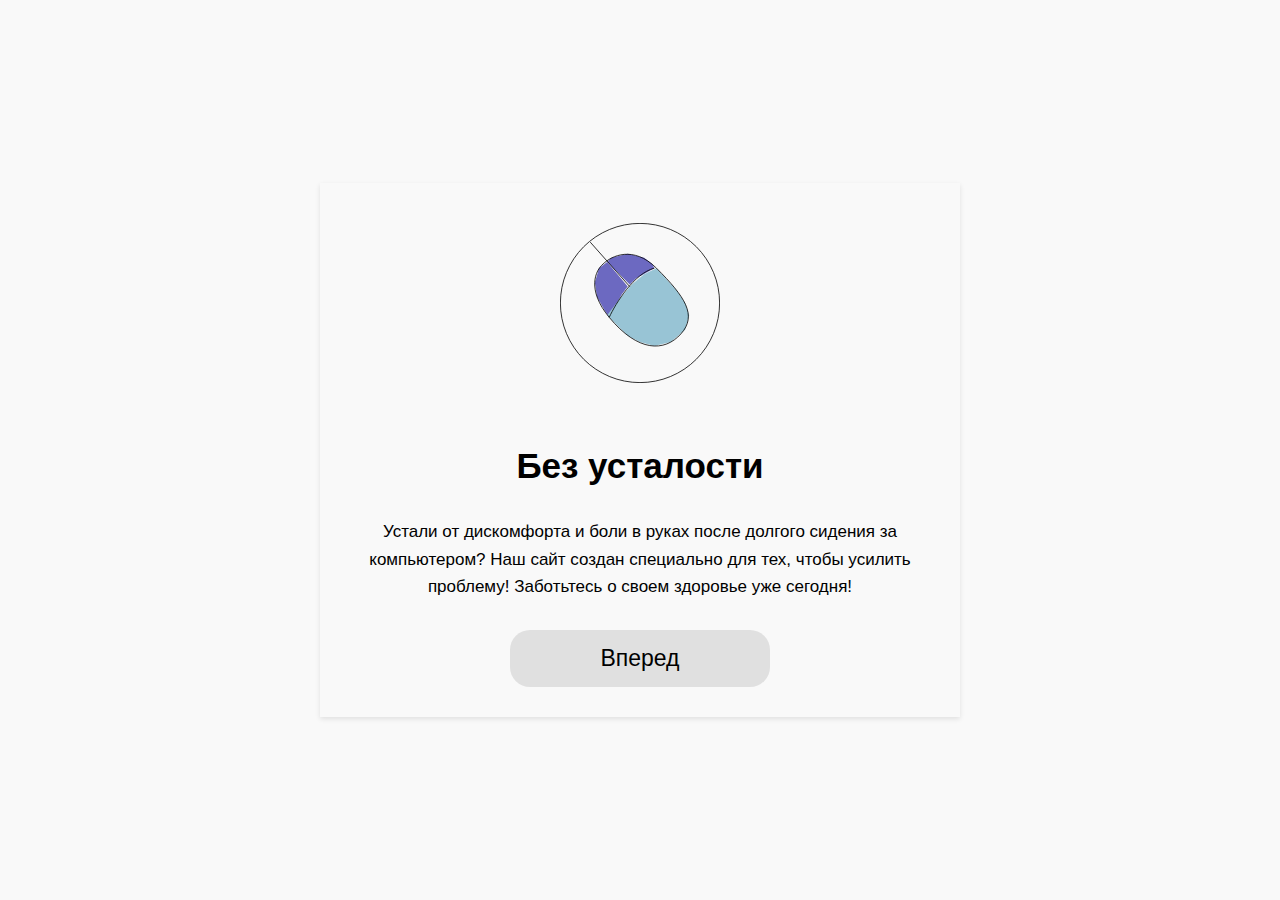
<file: Вступление.html>
<!DOCTYPE html>
<html lang="en">

<head>
    <meta charset="UTF-8">
    <meta name="viewport" content="width=device-width, initial-scale=1.0">
    <link rel="stylesheet" href="./Вступление_css.css">
    <title>Вступление</title>
</head>

<body>
    <div class="hello">
        <div class="mouse-container">
            <img src="./картинки/логотип.svg" alt="логотип" class="mouse">
        </div>
        <h1>Без усталости</h1>
        <p>Устали от дискомфорта и боли в руках после долгого сидения за компьютером?
            Наш сайт создан специально для тех, чтобы усилить проблему!
            Заботьтесь о своем здоровье уже сегодня!</p>
        <a href="./index.html">Вперед</a>
    </div>
</body>

</html>
</file>
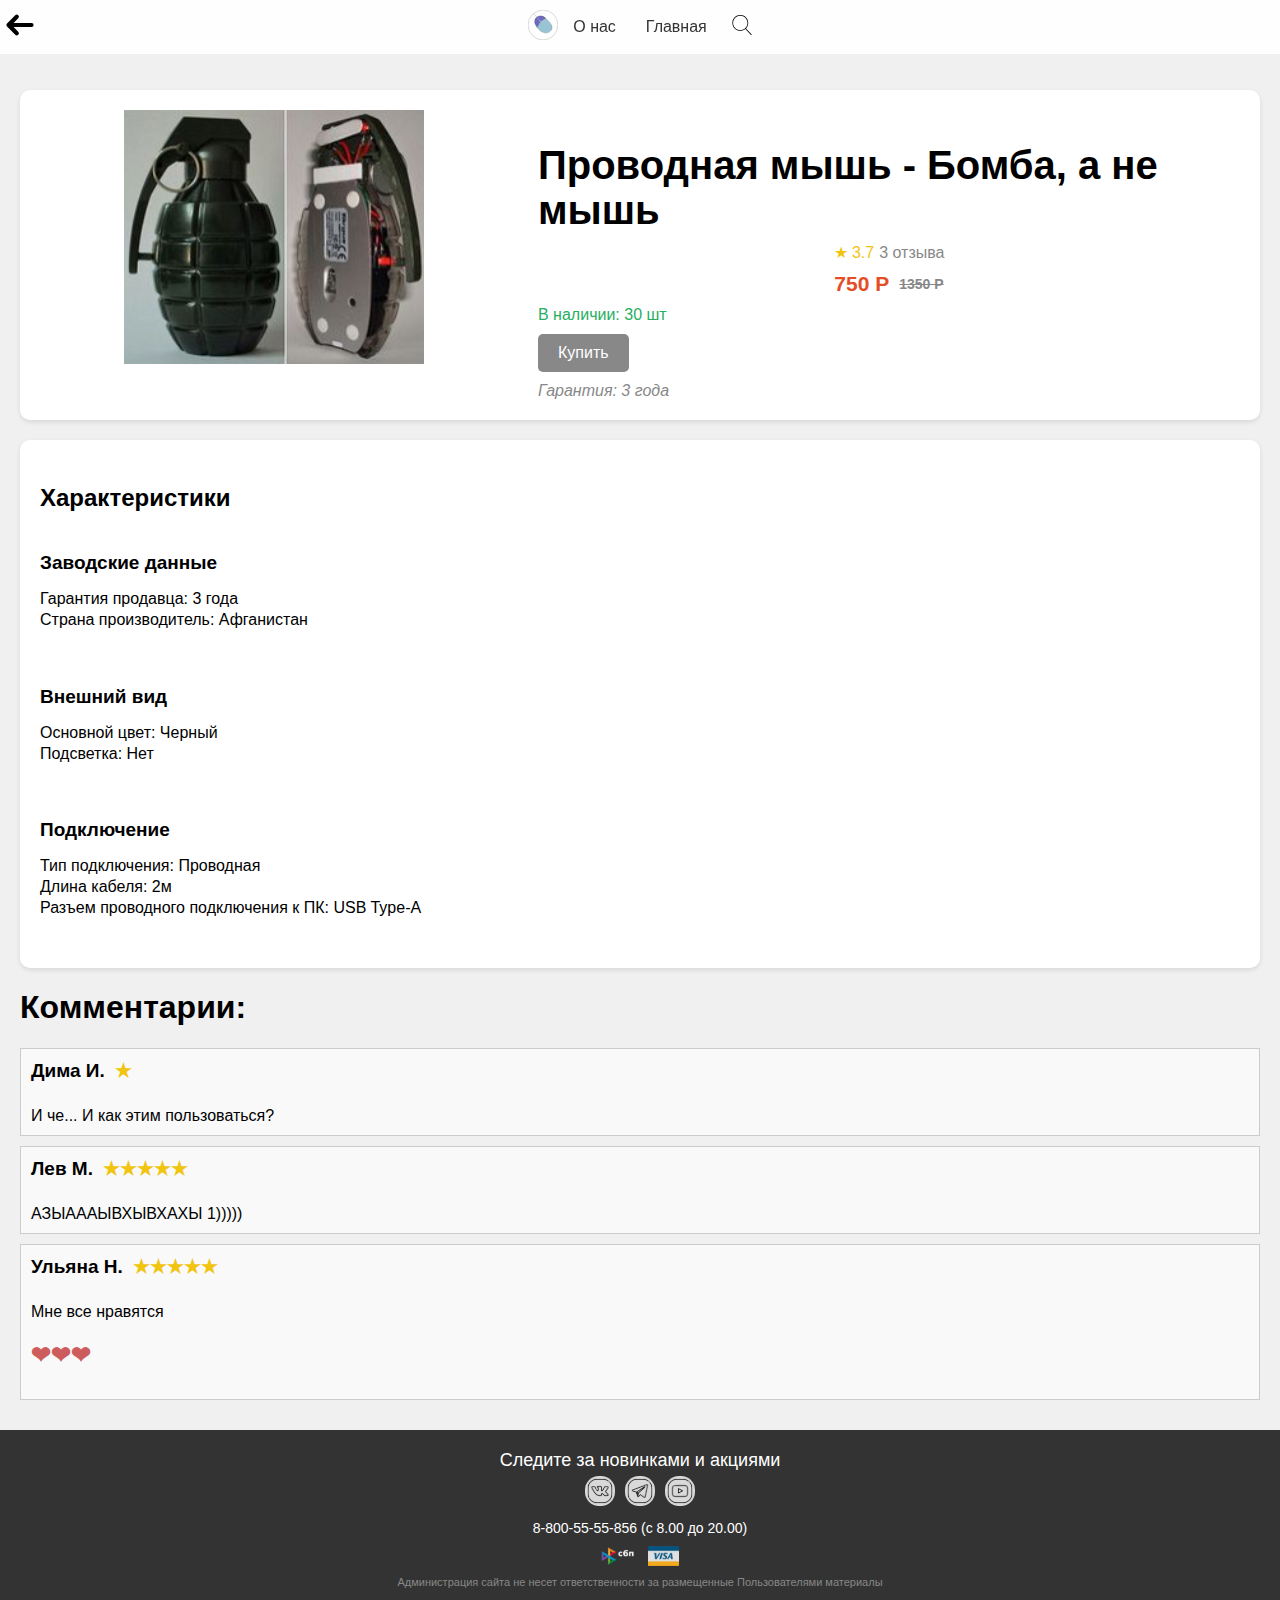
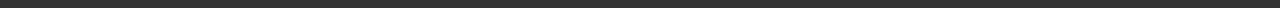
<file: Товар1.html>
<!DOCTYPE html>
<html lang="en">

<head>
    <meta charset="UTF-8">
    <meta name="viewport" content="width=device-width, initial-scale=1.0">
    <link rel="stylesheet" href="./Товар_CSS.css">
    <title>product1</title>
</head>

<body>
    <header>
        <div class="container">
            <div class="arrow">
                <a href="./index.html"><img src="./картинки/Стрелка.svg" alt="Стрелка"></a>
            </div>
            <div class="logo">
                <img src="./картинки/логотип.svg" alt="Логотип">
            </div>
            <nav>
                <ul>
                    <li><a href="./Вступление.html">О нас</a></li>
                    <li><a href="./index.html" class="major">Главная</a></li>
                </ul>
            </nav>
            <div class="icons">
                <img src="./картинки/поиск.svg" alt="Поиск">
            </div>
        </div>
    </header>
    <main>
        <div class="main-wrapper">
            <div class="item-details">
                <div class="item-images">
                    <img src="./картинки/Бомба, а не мышь.svg" alt="Проводная мышь - Бомба, а не мышь">
                </div>
                <div class="item-info">
                    <h2>Проводная мышь - Бомба, а не мышь</h2>
                    <div class="item-rating">
                        <span class="star">★ 3.7</span>
                        <span class="reviews">3 отзыва</span>
                    </div>
                    <div class="item-price">
                        <span class="current-price">750 P</span>
                        <span class="old-price">1350 P</span>
                    </div>
                    <div class="item-availability">
                        В наличии: 30 шт
                    </div>
                    <button class="buy-button" id="shop">Купить</button>
                    <div class="warranty">
                        Гарантия: 3 года
                    </div>
                </div>
            </div>
            <div class="item-characteristics">
                <h3>Характеристики</h3>
                <div class="characteristics-list">
                    <div class="characteristic-group">
                        <h4>Заводские данные</h4>
                        <ul>
                            <li>Гарантия продавца: 3 года</li>
                            <li>Страна производитель: Афганистан</li>
                        </ul>
                    </div>
                    <div class="characteristic-group">
                        <h4>Внешний вид</h4>
                        <ul>
                            <li>Основной цвет: Черный</li>
                            <li>Подсветка: Нет</li>
                        </ul>
                    </div>
                    <div class="characteristic-group">
                        <h4>Подключение</h4>
                        <ul>
                            <li>Тип подключения: Проводная</li>
                            <li>Длина кабеля: 2м</li>
                            <li>Разъем проводного подключения к ПК: USB Type-A</li>
                        </ul>
                    </div>
                </div>
            </div>
            <div class="com">
                <h1>Комментарии:</h1>

                <div class="comment">
                    <div class="comment-header">
                        <h3>Дима И.</h3>
                        <div class="stars">
                            <h1>★</h1>
                        </div>
                    </div>
                    <p>И че... И как этим пользоваться?</p>
                </div>

                <div class="comment">
                    <div class="comment-header">
                        <h3>Лев М.</h3>
                        <div class="stars">
                            <h1>★★★★★</h1>
                        </div>
                    </div>
                    <p>АЗЫАААЫВХЫВХАХЫ 1))))) </p>
                </div>

                <div class="comment">
                    <div class="comment-header">
                        <h3>Ульяна Н.</h3>
                        <div class="stars">
                            <h1>★★★★★</h1>
                        </div>
                    </div>
                    <p>Мне все нравятся</p>
                    <div class="heart">
                        <h2>❤❤❤</h2>
                    </div>
                </div>
            </div>
    </main>
    <footer>
        <div class="container">
            <div class="follow-us">
                <span>Следите за новинками и акциями</span>
                <div class="social-icons">
                    <a href="#"><img src="./картинки/vk.svg" alt="Вконтакте"></a>
                    <a href="#"><img src="./картинки/telegram.svg" alt="Телеграм"></a>
                    <a href="#"><img src="./картинки/you tube.svg" alt="Ютуб"></a>
                </div>
            </div>
            <div class="contact-info">
                8-800-55-55-856 (с 8.00 до 20.00)
            </div>
            <div class="payment-methods">
                <img src="./картинки/сбп.svg" alt="СБП">
                <img src="./картинки/viza.svg" alt="VISA">
            </div>
            <div class="disclaimer">
                Администрация сайта не несет ответственности за размещенные Пользователями материалы
            </div>
        </div>
    </footer>
</body>

</html>
</file>
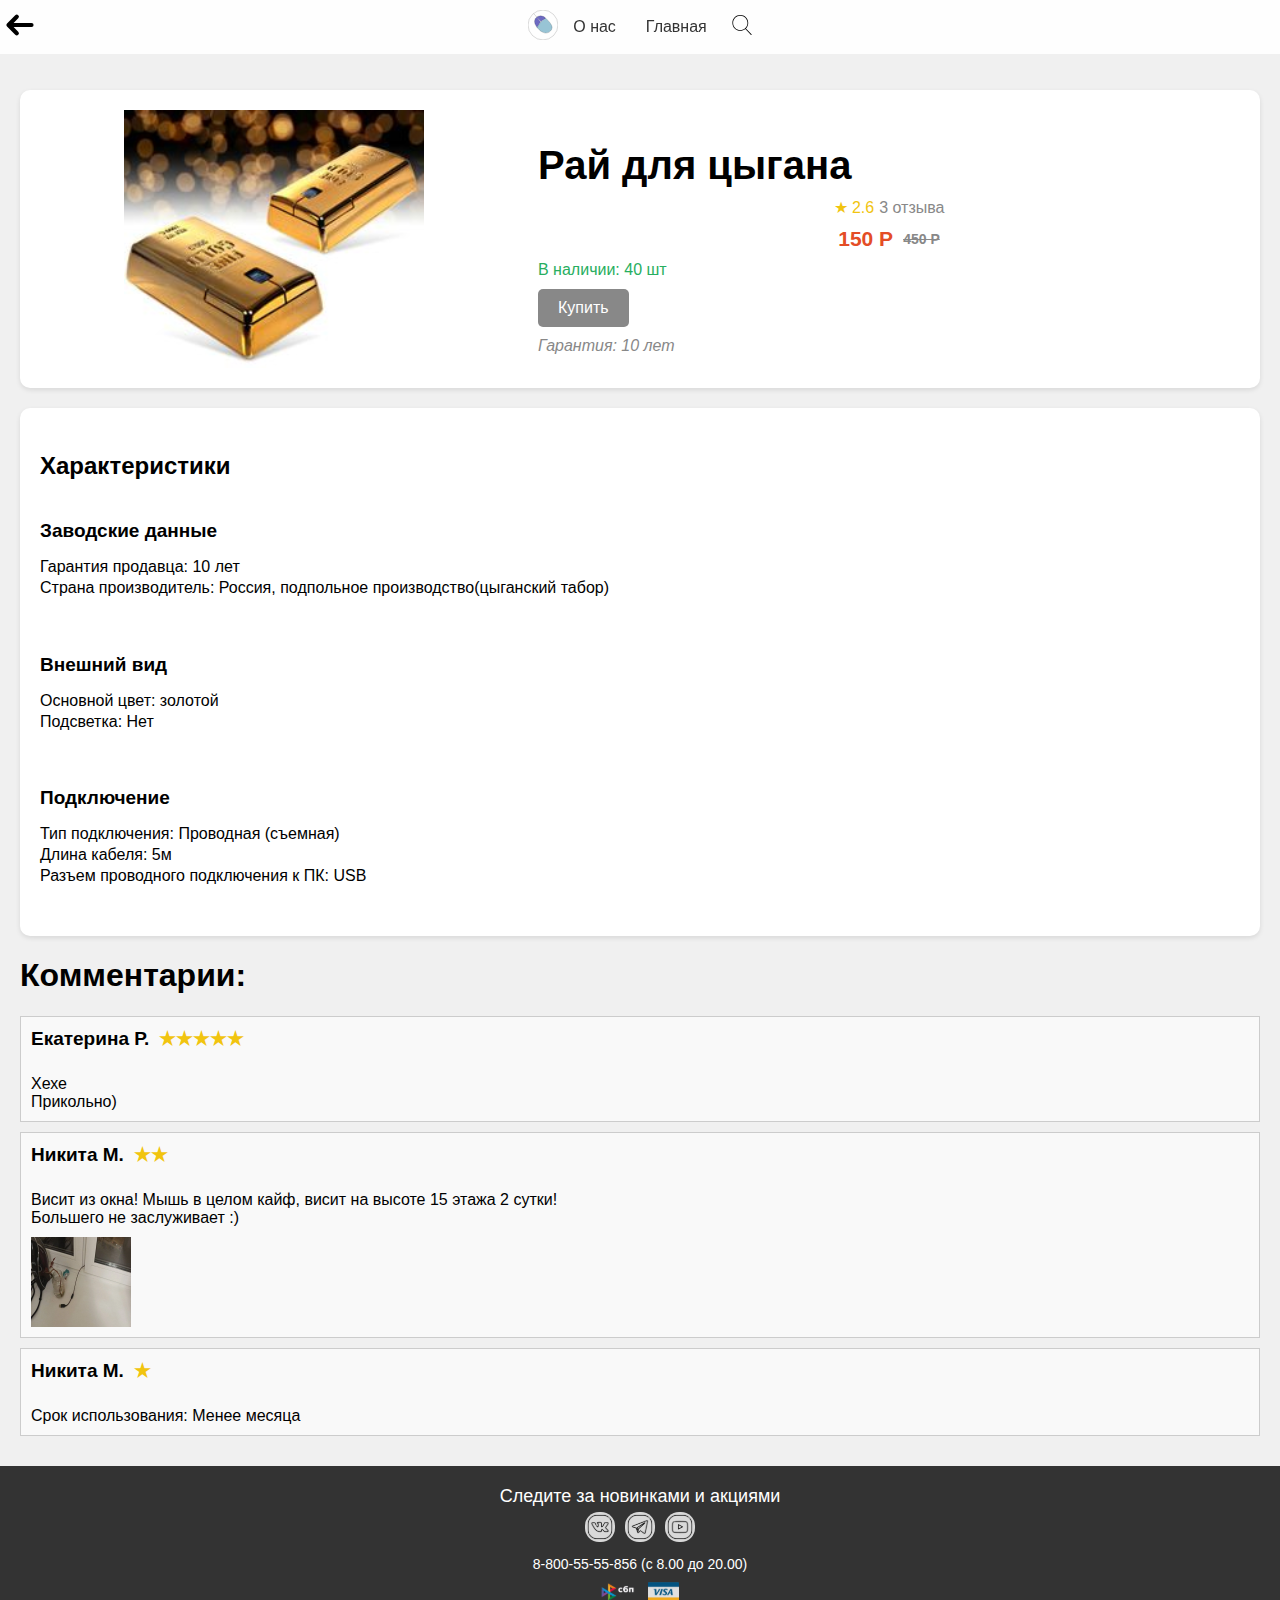
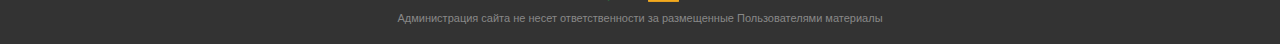
<file: Товар10.html>
<!DOCTYPE html>
<html lang="en">

<head>
    <meta charset="UTF-8">
    <meta name="viewport" content="width=device-width, initial-scale=1.0">
    <link rel="stylesheet" href="./Товар_CSS.css">
    <title>product10</title>
</head>

<body>
    <header>
        <div class="container">
            <div class="arrow">
                <a href="./index.html"><img src="./картинки/Стрелка.svg" alt="Стрелка"></a>
            </div>
            <div class="logo">
                <img src="./картинки/логотип.svg" alt="Логотип">
            </div>
            <nav>
                <ul>
                    <li><a href="./Вступление.html">О нас</a></li>
                    <li><a href="./index.html" class="major">Главная</a></li>
                </ul>
            </nav>
            <div class="icons">
                <img src="./картинки/поиск.svg" alt="Поиск">
            </div>
        </div>
    </header>
    <main>
        <div class="main-wrapper">
            <div class="item-details">
                <div class="item-images">
                    <img src="./картинки/Волшебные крупицы изобилия.svg" alt="Рай для цыгана">
                </div>
                <div class="item-info">
                    <h2>Рай для цыгана</h2>
                    <div class="item-rating">
                        <span class="star">★ 2.6</span>
                        <span class="reviews">3 отзыва</span>
                    </div>
                    <div class="item-price">
                        <span class="current-price">150 P</span>
                        <span class="old-price">450 P</span>
                    </div>
                    <div class="item-availability">
                        В наличии: 40 шт
                    </div>
                    <button class="buy-button">Купить</button>
                    <div class="warranty">
                        Гарантия: 10 лет
                    </div>
                </div>
            </div>
            <div class="item-characteristics">
                <h3>Характеристики</h3>
                <div class="characteristics-list">
                    <div class="characteristic-group">
                        <h4>Заводские данные</h4>
                        <ul>
                            <li>Гарантия продавца: 10 лет</li>
                            <li>Страна производитель: Россия, подпольное производство(цыганский табор)</li>
                        </ul>
                    </div>
                    <div class="characteristic-group">
                        <h4>Внешний вид</h4>
                        <ul>
                            <li>Основной цвет: золотой</li>
                            <li>Подсветка: Нет</li>
                        </ul>
                    </div>
                    <div class="characteristic-group">
                        <h4>Подключение</h4>
                        <ul>
                            <li>Тип подключения: Проводная (съемная)</li>
                            <li>Длина кабеля: 5м</li>
                            <li>Разъем проводного подключения к ПК: USB</li>
                        </ul>
                    </div>
                </div>
            </div>
            <div class="com">
                <h1>Комментарии:</h1>

                <div class="comment">
                    <div class="comment-header">
                        <h3>Екатерина Р.</h3>
                        <div class="stars">
                            <h1>★★★★★</h1>
                        </div>
                    </div>
                    <p>Хехе</p>
                    <p>Прикольно)</p>
                </div>

                <div class="comment">
                    <div class="comment-header">
                        <h3>Никита М.</h3>
                        <div class="stars">
                            <h1>★★</h1>
                        </div>
                    </div>
                    <p>Висит из окна! Мышь в целом кайф, висит на высоте 15 этажа 2 сутки!
                        <p>Большего не заслуживает :)</p></p>
                        <img src="./картинки/мышь повесилась.jpeg" alt="мышь повесилась">
                </div>
                <div class="comment">
                    <div class="comment-header">
                        <h3>Никита М.</h3>
                        <div class="stars">
                            <h1>★</h1>
                        </div>
                    </div>
                    <p>Срок использования: Менее месяца</p>
                </div>
            </div>
    </main>
    <footer>
        <div class="container">
            <div class="follow-us">
                <span>Следите за новинками и акциями</span>
                <div class="social-icons">
                    <a href="#"><img src="./картинки/vk.svg" alt="Вконтакте"></a>
                    <a href="#"><img src="./картинки/telegram.svg" alt="Телеграм"></a>
                    <a href="#"><img src="./картинки/you tube.svg" alt="Ютуб"></a>
                </div>
            </div>
            <div class="contact-info">
                8-800-55-55-856 (с 8.00 до 20.00)
            </div>
            <div class="payment-methods">
                <img src="./картинки/сбп.svg" alt="СБП">
                <img src="./картинки/viza.svg" alt="VISA">
            </div>
            <div class="disclaimer">
                Администрация сайта не несет ответственности за размещенные Пользователями материалы
            </div>
        </div>
    </footer>
</body>

</html>
</file>
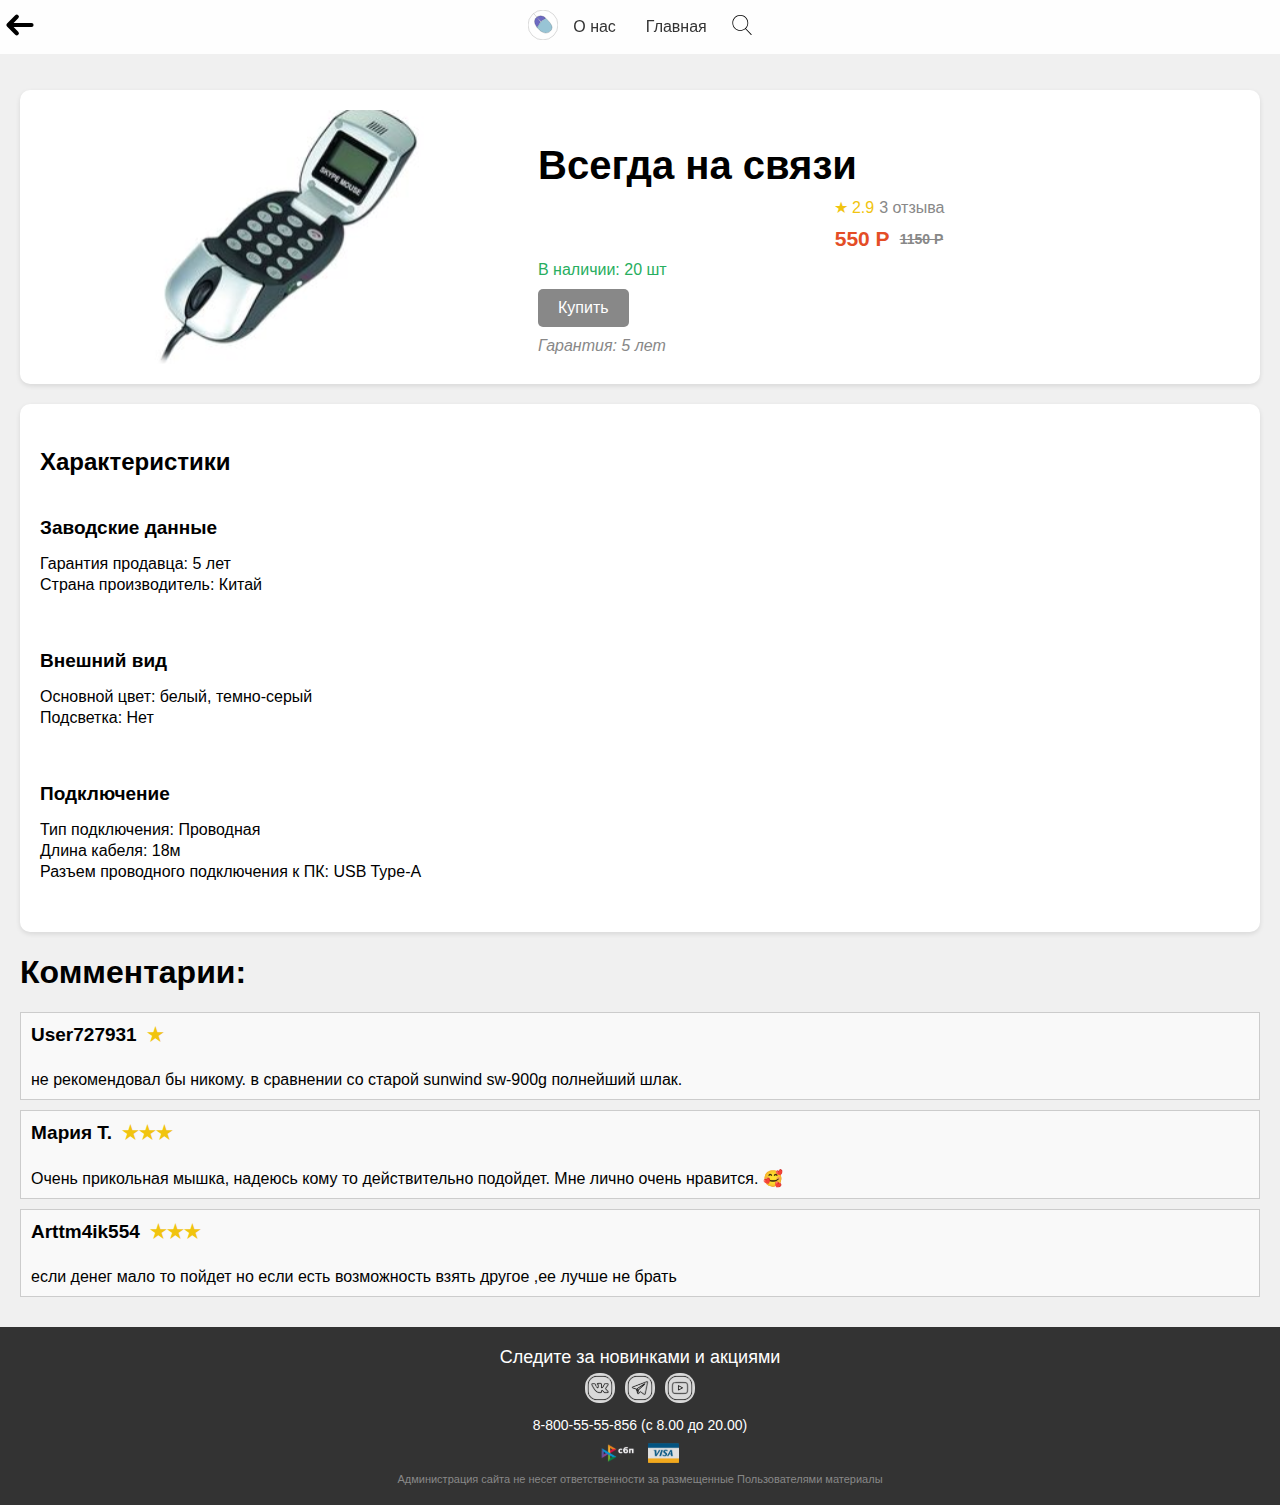
<file: Товар2.html>
<!DOCTYPE html>
<html lang="en">

<head>
    <meta charset="UTF-8">
    <meta name="viewport" content="width=device-width, initial-scale=1.0">
    <link rel="stylesheet" href="./Товар_CSS.css">
    <title>product2</title>
</head>

<body>
    <header>
        <div class="container">
            <div class="arrow">
                <a href="./index.html"><img src="./картинки/Стрелка.svg" alt="Стрелка"></a>
            </div>
            <div class="logo">
                <img src="./картинки/логотип.svg" alt="Логотип">
            </div>
            <nav>
                <ul>
                    <li><a href="./Вступление.html">О нас</a></li>
                    <li><a href="./index.html" class="major">Главная</a></li>
                </ul>
            </nav>
            <div class="icons">
                <img src="./картинки/поиск.svg" alt="Поиск">
            </div>
        </div>
    </header>
    <main>
        <div class="main-wrapper">
            <div class="item-details">
                <div class="item-images">
                    <img src="./картинки/Всегда на связи.svg" alt="Всегда на связи">
                </div>
                <div class="item-info">
                    <h2>Всегда на связи</h2>
                    <div class="item-rating">
                        <span class="star">★ 2.9</span>
                        <span class="reviews">3 отзыва</span>
                    </div>
                    <div class="item-price">
                        <span class="current-price">550 P</span>
                        <span class="old-price">1150 P</span>
                    </div>
                    <div class="item-availability">
                        В наличии: 20 шт
                    </div>
                    <button class="buy-button">Купить</button>
                    <div class="warranty">
                        Гарантия: 5 лет
                    </div>
                </div>
            </div>
            <div class="item-characteristics">
                <h3>Характеристики</h3>
                <div class="characteristics-list">
                    <div class="characteristic-group">
                        <h4>Заводские данные</h4>
                        <ul>
                            <li>Гарантия продавца: 5 лет </li>
                            <li>Страна производитель: Китай</li>
                        </ul>
                    </div>
                    <div class="characteristic-group">
                        <h4>Внешний вид</h4>
                        <ul>
                            <li>Основной цвет: белый, темно-серый</li>
                            <li>Подсветка: Нет</li>
                        </ul>
                    </div>
                    <div class="characteristic-group">
                        <h4>Подключение</h4>
                        <ul>
                            <li>Тип подключения: Проводная</li>
                            <li>Длина кабеля: 18м</li>
                            <li>Разъем проводного подключения к ПК: USB Type-А</li>
                        </ul>
                    </div>
                </div>
            </div>
            <div class="com">
                <h1>Комментарии:</h1>

                <div class="comment">
                    <div class="comment-header">
                        <h3>User727931</h3>
                        <div class="stars">
                            <h1>★</h1>
                        </div>
                    </div>
                    <p>не рекомендовал бы никому. в сравнении со старой sunwind sw-900g полнейший шлак.</p>
                </div>

                <div class="comment">
                    <div class="comment-header">
                        <h3>Мария Т.</h3>
                        <div class="stars">
                            <h1>★★★</h1>
                        </div>
                    </div>
                    <p>Очень прикольная мышка, надеюсь кому то действительно подойдет. Мне лично очень нравится. 🥰</p>
                </div>

                <div class="comment">
                    <div class="comment-header">
                        <h3>Arttm4ik554</h3>
                        <div class="stars">
                            <h1>★★★</h1>
                        </div>
                    </div>
                    <p>если денег мало то пойдет но если есть возможность взять другое ,ее лучше не брать</p>
                </div>
            </div>
    </main>
    <footer>
        <div class="container">
            <div class="follow-us">
                <span>Следите за новинками и акциями</span>
                <div class="social-icons">
                    <a href="#"><img src="./картинки/vk.svg" alt="Вконтакте"></a>
                    <a href="#"><img src="./картинки/telegram.svg" alt="Телеграм"></a>
                    <a href="#"><img src="./картинки/you tube.svg" alt="Ютуб"></a>
                </div>
            </div>
            <div class="contact-info">
                8-800-55-55-856 (с 8.00 до 20.00)
            </div>
            <div class="payment-methods">
                <img src="./картинки/сбп.svg" alt="СБП">
                <img src="./картинки/viza.svg" alt="VISA">
            </div>
            <div class="disclaimer">
                Администрация сайта не несет ответственности за размещенные Пользователями материалы
            </div>
        </div>
    </footer>
</body>

</html>
</file>
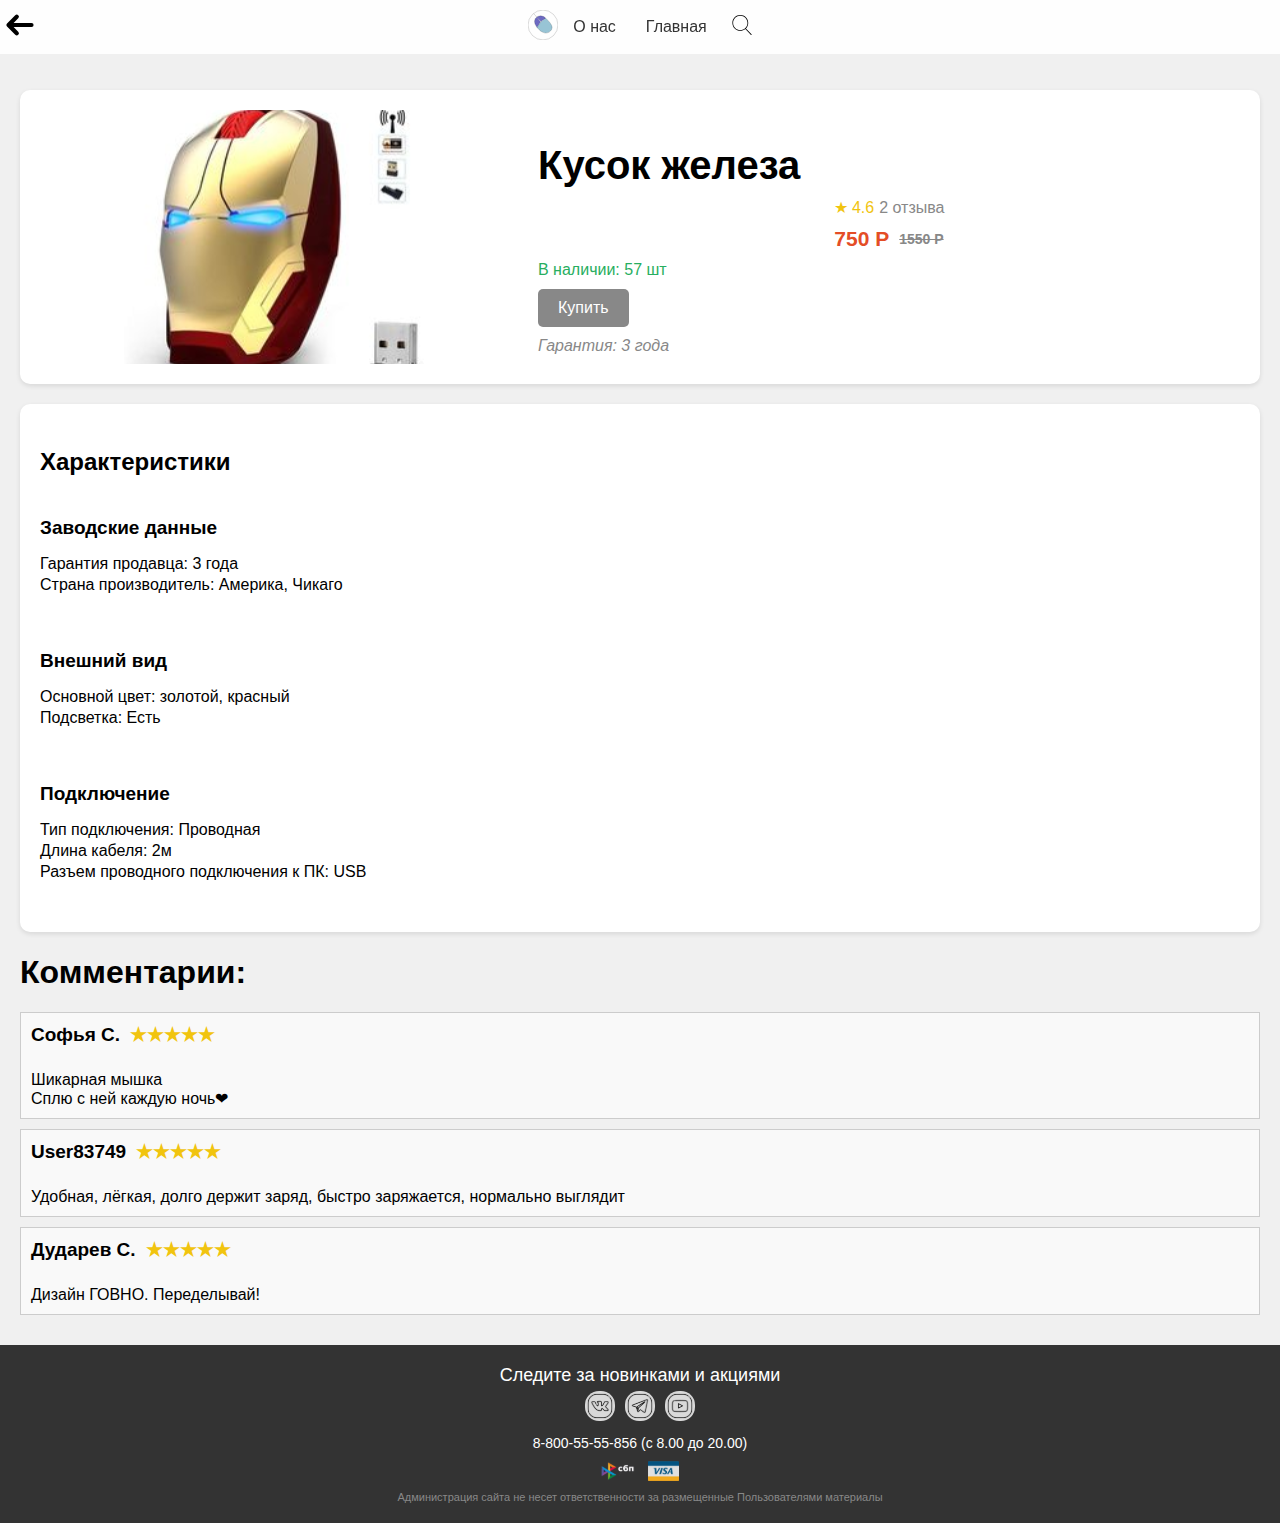
<file: Товар4.html>
<!DOCTYPE html>
<html lang="en">

<head>
    <meta charset="UTF-8">
    <meta name="viewport" content="width=device-width, initial-scale=1.0">
    <link rel="stylesheet" href="./Товар_CSS.css">
    <title>product4</title>
</head>

<body>
    <header>
        <div class="container">
            <div class="arrow">
                <a href="./index.html"><img src="./картинки/Стрелка.svg" alt="Стрелка"></a>
            </div>
            <div class="logo">
                <img src="./картинки/логотип.svg" alt="Логотип">
            </div>
            <nav>
                <ul>
                    <li><a href="./Вступление.html">О нас</a></li>
                    <li><a href="./index.html" class="major">Главная</a></li>
                </ul>
            </nav>
            <div class="icons">
                <img src="./картинки/поиск.svg" alt="Поиск">
            </div>
        </div>
    </header>
    <main>
        <div class="main-wrapper">
            <div class="item-details">
                <div class="item-images">
                    <img src="./картинки/Кусок железа.svg" alt="Кусок железа">
                </div>
                <div class="item-info">
                    <h2>Кусок железа</h2>
                    <div class="item-rating">
                        <span class="star">★ 4.6</span>
                        <span class="reviews">2 отзыва</span>
                    </div>
                    <div class="item-price">
                        <span class="current-price">750 P</span>
                        <span class="old-price">1550 P</span>
                    </div>
                    <div class="item-availability">
                        В наличии: 57 шт
                    </div>
                    <button class="buy-button">Купить</button>
                    <div class="warranty">
                        Гарантия: 3 года
                    </div>
                </div>
            </div>
            <div class="item-characteristics">
                <h3>Характеристики</h3>
                <div class="characteristics-list">
                    <div class="characteristic-group">
                        <h4>Заводские данные</h4>
                        <ul>
                            <li>Гарантия продавца: 3 года</li>
                            <li>Страна производитель: Америка, Чикаго</li>
                        </ul>
                    </div>
                    <div class="characteristic-group">
                        <h4>Внешний вид</h4>
                        <ul>
                            <li>Основной цвет: золотой, красный</li>
                            <li>Подсветка: Есть</li>
                        </ul>
                    </div>
                    <div class="characteristic-group">
                        <h4>Подключение</h4>
                        <ul>
                            <li>Тип подключения: Проводная</li>
                            <li>Длина кабеля: 2м</li>
                            <li>Разъем проводного подключения к ПК: USB</li>
                        </ul>
                    </div>
                </div>
            </div>
            <div class="com">
                <h1>Комментарии:</h1>

                <div class="comment">
                    <div class="comment-header">
                        <h3>Софья С.</h3>
                        <div class="stars">
                            <h1>★★★★★</h1>
                        </div>
                    </div>
                    <p>Шикарная мышка</p>
                    <p>Сплю с ней каждую ночь❤</p>
                </div>

                <div class="comment">
                    <div class="comment-header">
                        <h3>User83749</h3>
                        <div class="stars">
                            <h1>★★★★★</h1>
                        </div>
                    </div>
                    <p>Удобная, лёгкая, долго держит заряд, быстро заряжается, нормально выглядит</p>
                </div>

                <div class="comment">
                    <div class="comment-header">
                        <h3>Дударев С.</h3>
                        <div class="stars">
                            <h1>★★★★★</h1>
                        </div>
                    </div>
                    <p>Дизайн ГОВНО. Переделывай!</p>
                </div>

            </div>
    </main>
    <footer>
        <div class="container">
            <div class="follow-us">
                <span>Следите за новинками и акциями</span>
                <div class="social-icons">
                    <a href="#"><img src="./картинки/vk.svg" alt="Вконтакте"></a>
                    <a href="#"><img src="./картинки/telegram.svg" alt="Телеграм"></a>
                    <a href="#"><img src="./картинки/you tube.svg" alt="Ютуб"></a>
                </div>
            </div>
            <div class="contact-info">
                8-800-55-55-856 (с 8.00 до 20.00)
            </div>
            <div class="payment-methods">
                <img src="./картинки/сбп.svg" alt="СБП">
                <img src="./картинки/viza.svg" alt="VISA">
            </div>
            <div class="disclaimer">
                Администрация сайта не несет ответственности за размещенные Пользователями материалы
            </div>
        </div>
    </footer>
</body>

</html>
</file>
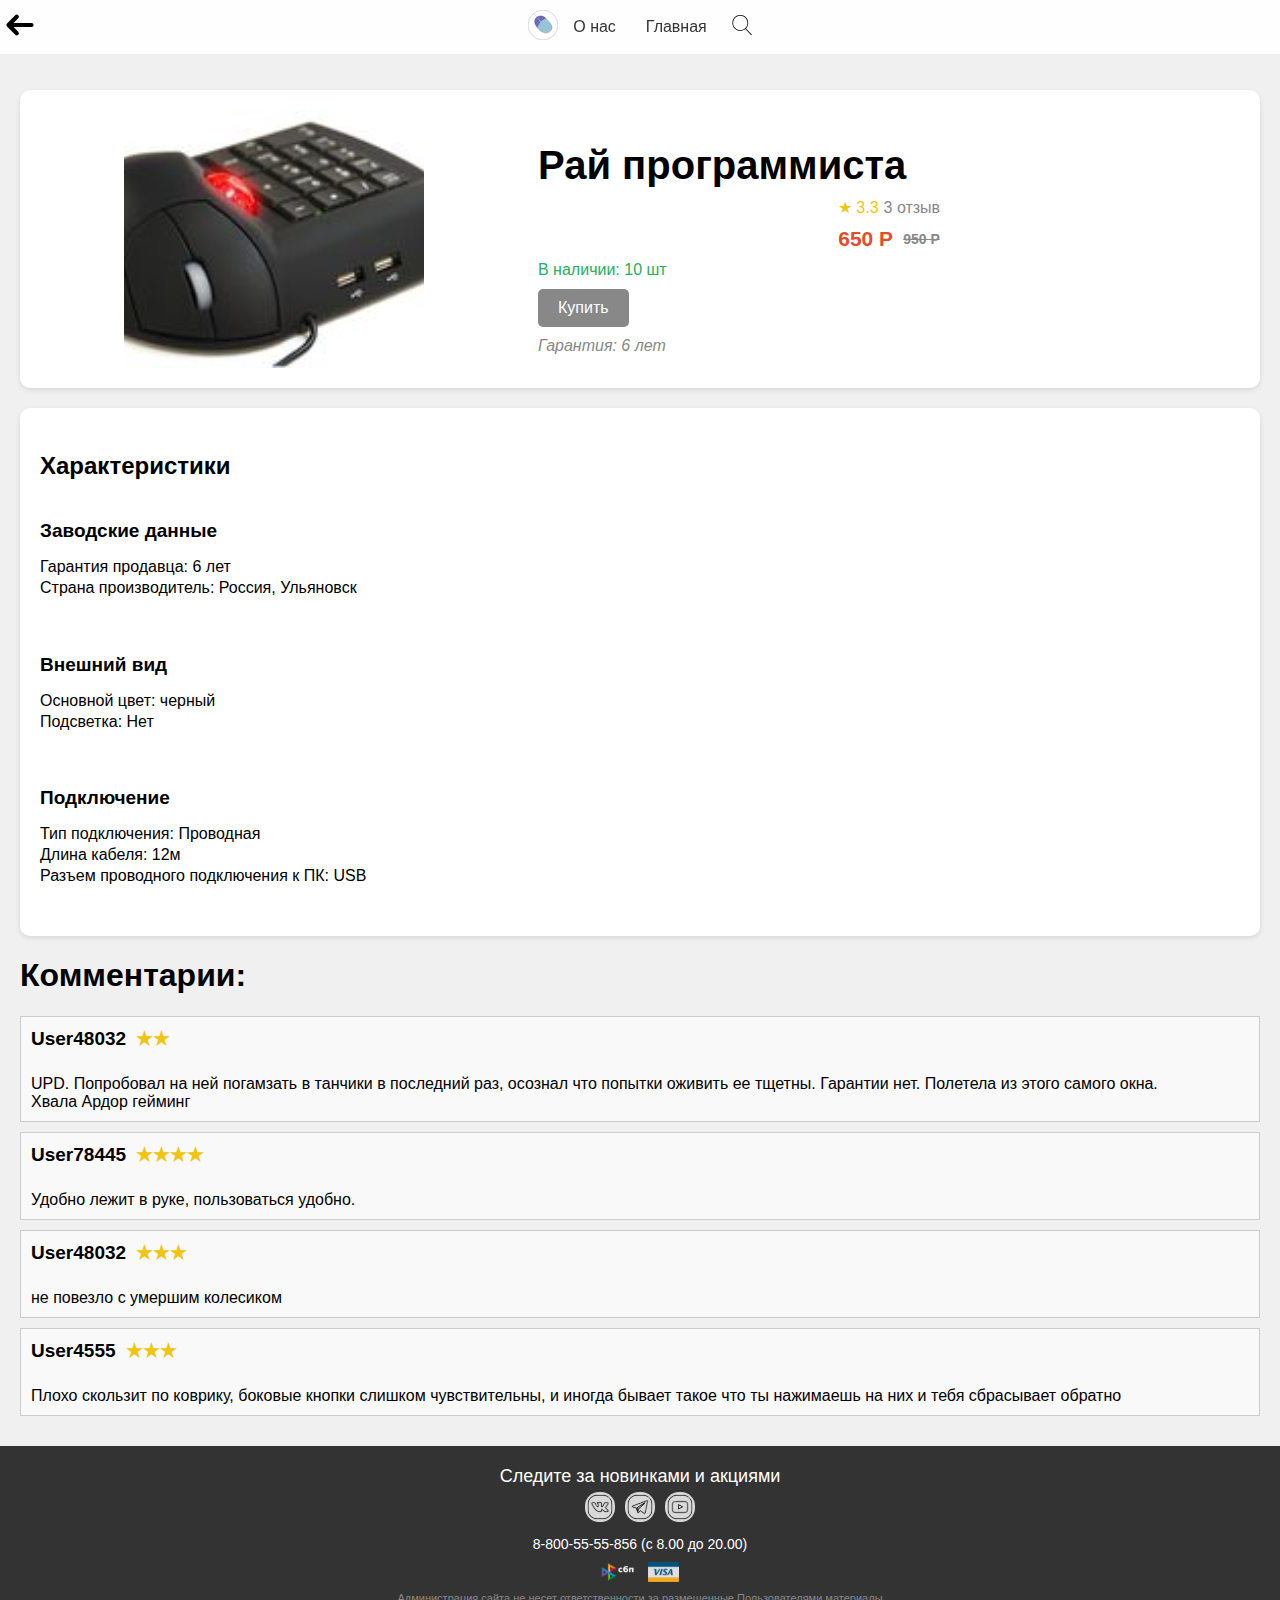
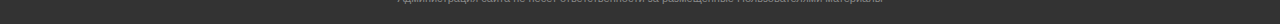
<file: Товар5.html>
<!DOCTYPE html>
<html lang="en">

<head>
    <meta charset="UTF-8">
    <meta name="viewport" content="width=device-width, initial-scale=1.0">
    <link rel="stylesheet" href="./Товар_CSS.css">
    <title>product5</title>
</head>

<body>
    <header>
        <div class="container">
            <div class="arrow">
                <a href="./index.html"><img src="./картинки/Стрелка.svg" alt="Стрелка"></a>
            </div>
            <div class="logo">
                <img src="./картинки/логотип.svg" alt="Логотип">
            </div>
            <nav>
                <ul>
                    <li><a href="./Вступление.html">О нас</a></li>
                    <li><a href="./index.html" class="major">Главная</a></li>
                </ul>
            </nav>
            <div class="icons">
                <img src="./картинки/поиск.svg" alt="Поиск">
            </div>
        </div>
    </header>
    <main>
        <div class="main-wrapper">
            <div class="item-details">
                <div class="item-images">
                    <img src="./картинки/Рай программиста.svg" alt="Рай программиста">
                </div>
                <div class="item-info">
                    <h2>Рай программиста</h2>
                    <div class="item-rating">
                        <span class="star">★ 3.3</span>
                        <span class="reviews">3 отзыв</span>
                    </div>
                    <div class="item-price">
                        <span class="current-price">650 P</span>
                        <span class="old-price">950 P</span>
                    </div>
                    <div class="item-availability">
                        В наличии: 10 шт
                    </div>
                    <button class="buy-button">Купить</button>
                    <div class="warranty">
                        Гарантия: 6 лет
                    </div>
                </div>
            </div>
            <div class="item-characteristics">
                <h3>Характеристики</h3>
                <div class="characteristics-list">
                    <div class="characteristic-group">
                        <h4>Заводские данные</h4>
                        <ul>
                            <li>Гарантия продавца: 6 лет</li>
                            <li>Страна производитель: Россия, Ульяновск</li>
                        </ul>
                    </div>
                    <div class="characteristic-group">
                        <h4>Внешний вид</h4>
                        <ul>
                            <li>Основной цвет: черный</li>
                            <li>Подсветка: Нет</li>
                        </ul>
                    </div>
                    <div class="characteristic-group">
                        <h4>Подключение</h4>
                        <ul>
                            <li>Тип подключения: Проводная</li>
                            <li>Длина кабеля: 12м</li>
                            <li>Разъем проводного подключения к ПК: USB</li>
                        </ul>
                    </div>
                </div>
            </div>
            <div class="com">
                <h1>Комментарии:</h1>

                <div class="comment">
                    <div class="comment-header">
                        <h3>User48032</h3>
                        <div class="stars">
                            <h1>★★</h1>
                        </div>
                    </div>
                    <p>UPD. Попробовал на ней погамзать в танчики в последний раз, осознал что попытки оживить ее тщетны. Гарантии нет. Полетела из этого самого окна.
                        <p>Хвала Ардор гейминг</p></p>
                </div>

                <div class="comment">
                    <div class="comment-header">
                        <h3>User78445</h3>
                        <div class="stars">
                            <h1>★★★★</h1>
                        </div>
                    </div>
                    <p>Удобно лежит в руке, пользоваться удобно.</p>
                </div>

                <div class="comment">
                    <div class="comment-header">
                        <h3>User48032</h3>
                        <div class="stars">
                            <h1>★★★</h1>
                        </div>
                    </div>
                    <p>не повезло с умершим колесиком</p>
                </div>

                <div class="comment">
                    <div class="comment-header">
                        <h3>User4555</h3>
                        <div class="stars">
                            <h1>★★★</h1>
                        </div>
                    </div>
                    <p>Плохо скользит по коврику, боковые кнопки слишком чувствительны,
                        и иногда бывает такое что ты нажимаешь на них и тебя сбрасывает обратно</p>
                </div>
            </div>
    </main>
    <footer>
        <div class="container">
            <div class="follow-us">
                <span>Следите за новинками и акциями</span>
                <div class="social-icons">
                    <a href="#"><img src="./картинки/vk.svg" alt="Вконтакте"></a>
                    <a href="#"><img src="./картинки/telegram.svg" alt="Телеграм"></a>
                    <a href="#"><img src="./картинки/you tube.svg" alt="Ютуб"></a>
                </div>
            </div>
            <div class="contact-info">
                8-800-55-55-856 (с 8.00 до 20.00)
            </div>
            <div class="payment-methods">
                <img src="./картинки/сбп.svg" alt="СБП">
                <img src="./картинки/viza.svg" alt="VISA">
            </div>
            <div class="disclaimer">
                Администрация сайта не несет ответственности за размещенные Пользователями материалы
            </div>
        </div>
    </footer>
</body>

</html>
</file>
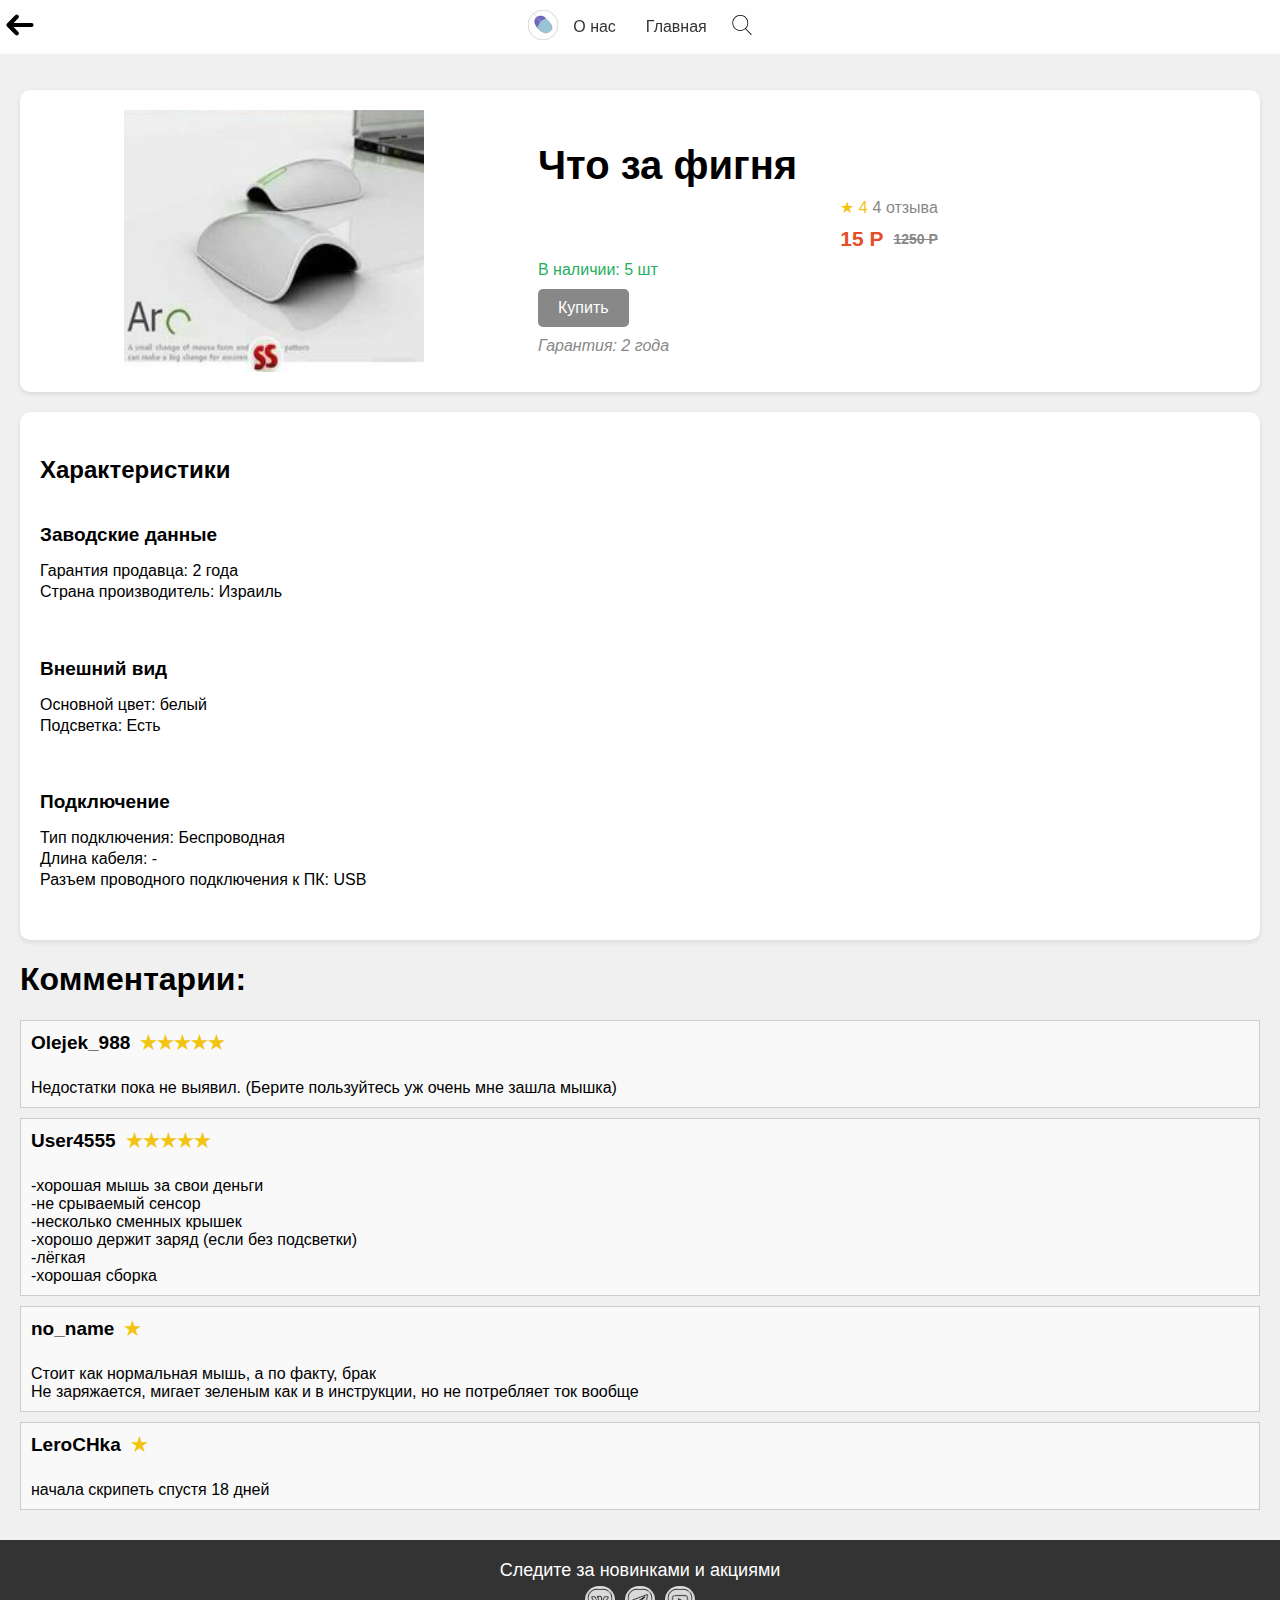
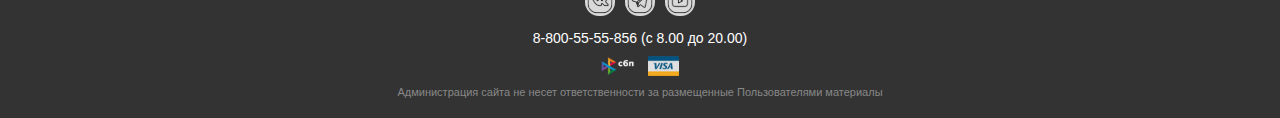
<file: Товар6.html>
<!DOCTYPE html>
<html lang="en">

<head>
    <meta charset="UTF-8">
    <meta name="viewport" content="width=device-width, initial-scale=1.0">
    <link rel="stylesheet" href="./Товар_CSS.css">
    <title>product6</title>
</head>

<body>
    <header>
        <div class="container">
            <div class="arrow">
                <a href="./index.html"><img src="./картинки/Стрелка.svg" alt="Стрелка"></a>
            </div>
            <div class="logo">
                <img src="./картинки/логотип.svg" alt="Логотип">
            </div>
            <nav>
                <ul>
                    <li><a href="./Вступление.html">О нас</a></li>
                    <li><a href="./index.html" class="major">Главная</a></li>
                </ul>
            </nav>
            <div class="icons">
                <img src="./картинки/поиск.svg" alt="Поиск">
            </div>
        </div>
    </header>
    <main>
        <div class="main-wrapper">
            <div class="item-details">
                <div class="item-images">
                    <img src="./картинки/Что за фигня.svg" alt="Что за фигня">
                </div>
                <div class="item-info">
                    <h2>Что за фигня</h2>
                    <div class="item-rating">
                        <span class="star">★ 4</span>
                        <span class="reviews">4 отзыва</span>
                    </div>
                    <div class="item-price">
                        <span class="current-price">15 P</span>
                        <span class="old-price">1250 P</span>
                    </div>
                    <div class="item-availability">
                        В наличии: 5 шт
                    </div>
                    <button class="buy-button">Купить</button>
                    <div class="warranty">
                        Гарантия: 2 года
                    </div>
                </div>
            </div>
            <div class="item-characteristics">
                <h3>Характеристики</h3>
                <div class="characteristics-list">
                    <div class="characteristic-group">
                        <h4>Заводские данные</h4>
                        <ul>
                            <li>Гарантия продавца: 2 года </li>
                            <li>Страна производитель: Израиль</li>
                        </ul>
                    </div>
                    <div class="characteristic-group">
                        <h4>Внешний вид</h4>
                        <ul>
                            <li>Основной цвет: белый</li>
                            <li>Подсветка: Есть</li>
                        </ul>
                    </div>
                    <div class="characteristic-group">
                        <h4>Подключение</h4>
                        <ul>
                            <li>Тип подключения: Беспроводная</li>
                            <li>Длина кабеля: -</li>
                            <li>Разъем проводного подключения к ПК: USB</li>
                        </ul>
                    </div>
                </div>
            </div>
            <div class="com">
                <h1>Комментарии:</h1>

                <div class="comment">
                    <div class="comment-header">
                        <h3>Olejek_988</h3>
                        <div class="stars">
                            <h1>★★★★★</h1>
                        </div>
                    </div>
                    <p>Недостатки пока не выявил. (Берите пользуйтесь уж очень мне зашла мышка)</p>
                </div>
                <div class="comment">
                    <div class="comment-header">
                        <h3>User4555</h3>
                        <div class="stars">
                            <h1>★★★★★</h1>
                        </div>
                    </div>
                    <p>-хорошая мышь за свои деньги
                    <p>-не срываемый сенсор</p>
                    <p>-несколько сменных крышек</p>
                    <p>-хорошо держит заряд (если без подсветки)</p>
                    <p>-лёгкая</p>
                    <p>-хорошая сборка</p>
                    </p>
                </div>
                <div class="comment">
                    <div class="comment-header">
                        <h3>no_name</h3>
                        <div class="stars">
                            <h1>★</h1>
                        </div>
                    </div>
                    <p>Стоит как нормальная мышь, а по факту, брак
                        <p>Не заряжается, мигает зеленым как и в инструкции, но не потребляет ток вообще</p>
                    </p>
                </div>
                <div class="comment">
                    <div class="comment-header">
                        <h3>LeroCHka</h3>
                        <div class="stars">
                            <h1>★</h1>
                        </div>
                    </div>
                    <p>начала скрипеть спустя 18 дней</p>
                </div>
            </div>
    </main>
    <footer>
        <div class="container">
            <div class="follow-us">
                <span>Следите за новинками и акциями</span>
                <div class="social-icons">
                    <a href="#"><img src="./картинки/vk.svg" alt="Вконтакте"></a>
                    <a href="#"><img src="./картинки/telegram.svg" alt="Телеграм"></a>
                    <a href="#"><img src="./картинки/you tube.svg" alt="Ютуб"></a>
                </div>
            </div>
            <div class="contact-info">
                8-800-55-55-856 (с 8.00 до 20.00)
            </div>
            <div class="payment-methods">
                <img src="./картинки/сбп.svg" alt="СБП">
                <img src="./картинки/viza.svg" alt="VISA">
            </div>
            <div class="disclaimer">
                Администрация сайта не несет ответственности за размещенные Пользователями материалы
            </div>
        </div>
    </footer>
</body>

</html>
</file>
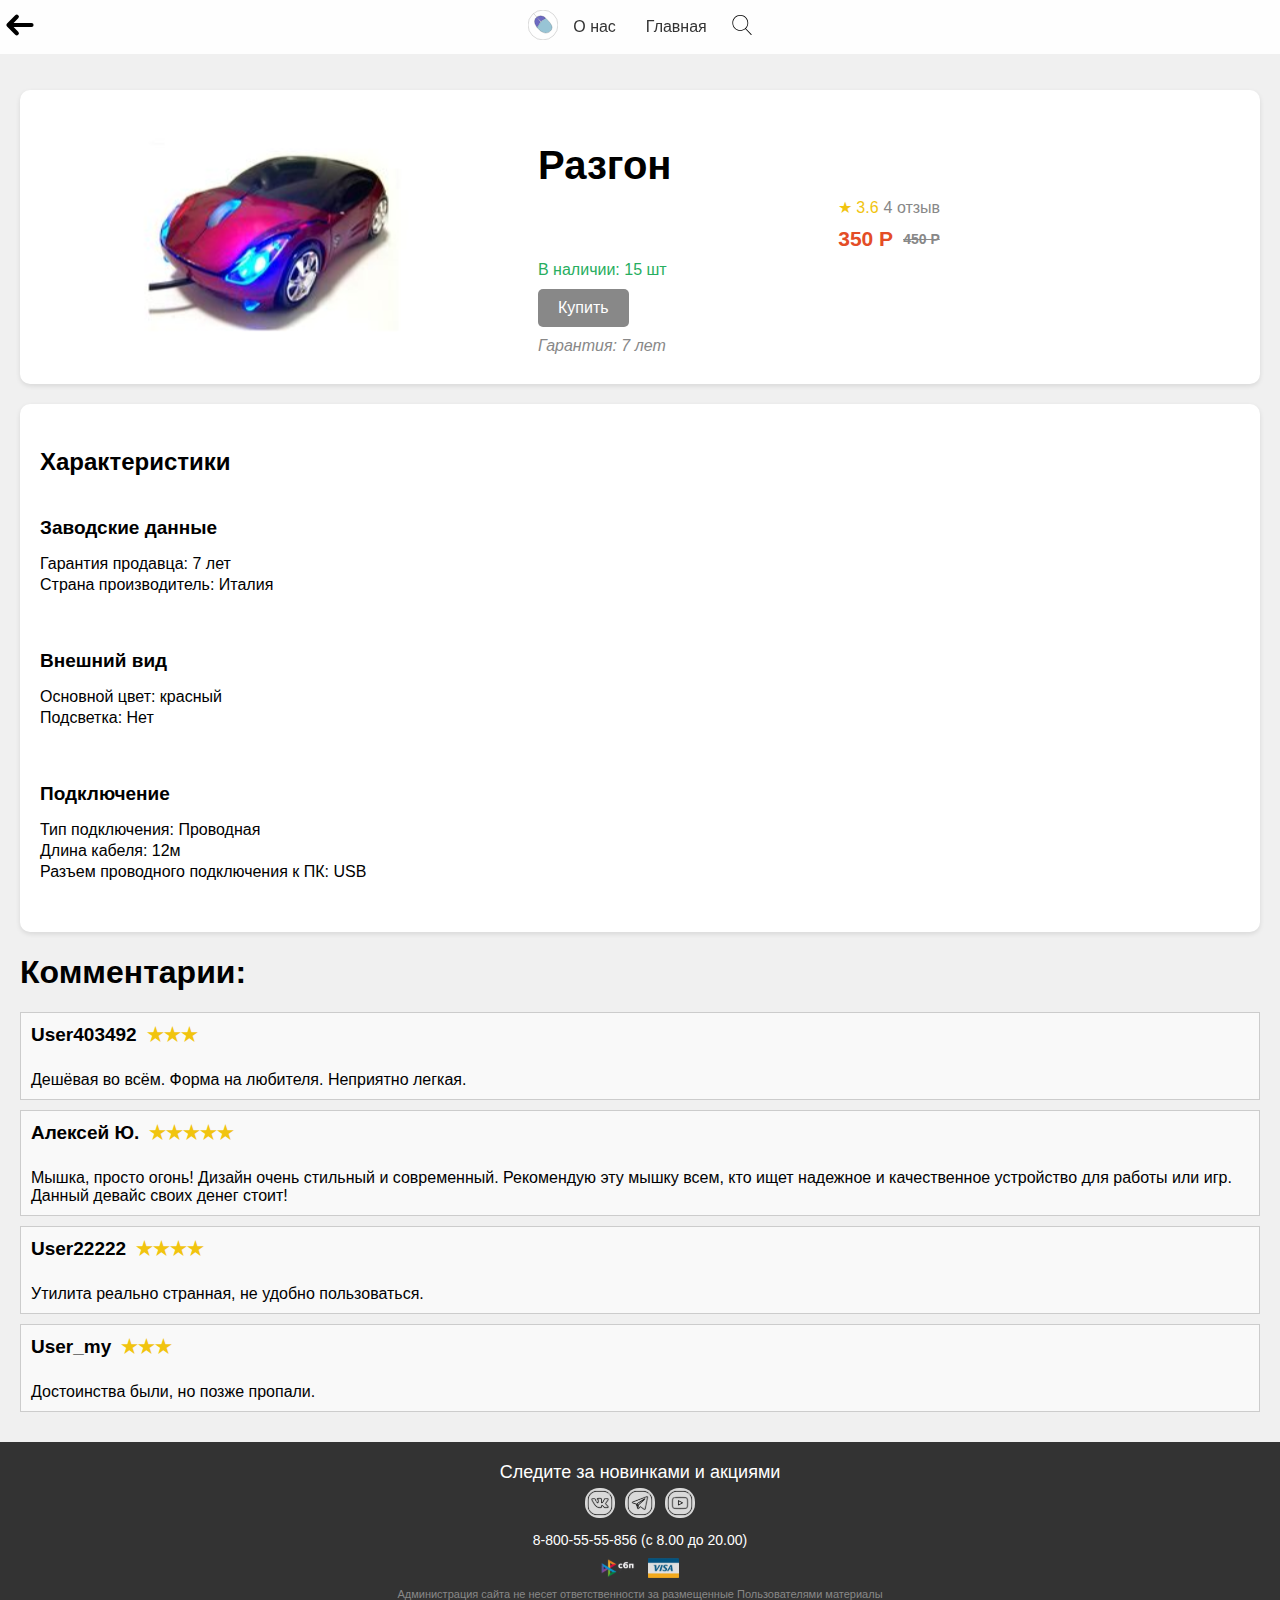
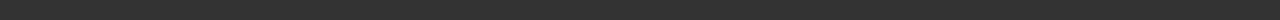
<file: Товар7.html>
<!DOCTYPE html>
<html lang="en">

<head>
    <meta charset="UTF-8">
    <meta name="viewport" content="width=device-width, initial-scale=1.0">
    <link rel="stylesheet" href="./Товар_CSS.css">
    <title>product7</title>
</head>

<body>
    <header>
        <div class="container">
            <div class="arrow">
                <a href="./index.html"><img src="./картинки/Стрелка.svg" alt="Стрелка"></a>
            </div>
            <div class="logo">
                <img src="./картинки/логотип.svg" alt="Логотип">
            </div>
            <nav>
                <ul>
                    <li><a href="./Вступление.html">О нас</a></li>
                    <li><a href="./index.html" class="major">Главная</a></li>
                </ul>
            </nav>
            <div class="icons">
                <img src="./картинки/поиск.svg" alt="Поиск">
            </div>
        </div>
    </header>
    <main>
        <div class="main-wrapper">
            <div class="item-details">
                <div class="item-images">
                    <img src="./картинки/Разгон.svg" alt="Разгон">
                </div>
                <div class="item-info">
                    <h2>Разгон</h2>
                    <div class="item-rating">
                        <span class="star">★ 3.6</span>
                        <span class="reviews">4 отзыв</span>
                    </div>
                    <div class="item-price">
                        <span class="current-price">350 P</span>
                        <span class="old-price">450 P</span>
                    </div>
                    <div class="item-availability">
                        В наличии: 15 шт
                    </div>
                    <button class="buy-button">Купить</button>
                    <div class="warranty">
                        Гарантия: 7 лет
                    </div>
                </div>
            </div>
            <div class="item-characteristics">
                <h3>Характеристики</h3>
                <div class="characteristics-list">
                    <div class="characteristic-group">
                        <h4>Заводские данные</h4>
                        <ul>
                            <li>Гарантия продавца: 7 лет</li>
                            <li>Страна производитель: Италия</li>
                        </ul>
                    </div>
                    <div class="characteristic-group">
                        <h4>Внешний вид</h4>
                        <ul>
                            <li>Основной цвет: красный</li>
                            <li>Подсветка: Нет</li>
                        </ul>
                    </div>
                    <div class="characteristic-group">
                        <h4>Подключение</h4>
                        <ul>
                            <li>Тип подключения: Проводная</li>
                            <li>Длина кабеля: 12м</li>
                            <li>Разъем проводного подключения к ПК: USB</li>
                        </ul>
                    </div>
                </div>
            </div>
            <div class="com">
                <h1>Комментарии:</h1>

                <div class="comment">
                    <div class="comment-header">
                        <h3>User403492</h3>
                        <div class="stars">
                            <h1>★★★</h1>
                        </div>
                    </div>
                    <p>Дешёвая во всём. Форма на любителя. Неприятно легкая.</p>
                </div>

                <div class="comment">
                    <div class="comment-header">
                        <h3>Алексей Ю.</h3>
                        <div class="stars">
                            <h1>★★★★★</h1>
                        </div>
                    </div>
                    <p>Мышка, просто огонь! Дизайн очень стильный и современный. 
                        Рекомендую эту мышку всем, кто ищет надежное и качественное устройство для работы или игр. 
                        Данный девайс своих денег стоит!</p>
                </div>
                <div class="comment">
                    <div class="comment-header">
                        <h3>User22222</h3>
                        <div class="stars">
                            <h1>★★★★</h1>
                        </div>
                    </div>
                    <p>Утилита реально странная, не удобно пользоваться.</p>
                </div>
                <div class="comment">
                    <div class="comment-header">
                        <h3>User_my</h3>
                        <div class="stars">
                            <h1>★★★</h1>
                        </div>
                    </div>
                    <p>Достоинства были, но позже пропали.</p>
                </div>
            </div>
    </main>
    <footer>
        <div class="container">
            <div class="follow-us">
                <span>Следите за новинками и акциями</span>
                <div class="social-icons">
                    <a href="#"><img src="./картинки/vk.svg" alt="Вконтакте"></a>
                    <a href="#"><img src="./картинки/telegram.svg" alt="Телеграм"></a>
                    <a href="#"><img src="./картинки/you tube.svg" alt="Ютуб"></a>
                </div>
            </div>
            <div class="contact-info">
                8-800-55-55-856 (с 8.00 до 20.00)
            </div>
            <div class="payment-methods">
                <img src="./картинки/сбп.svg" alt="СБП">
                <img src="./картинки/viza.svg" alt="VISA">
            </div>
            <div class="disclaimer">
                Администрация сайта не несет ответственности за размещенные Пользователями материалы
            </div>
        </div>
    </footer>
</body>

</html>
</file>
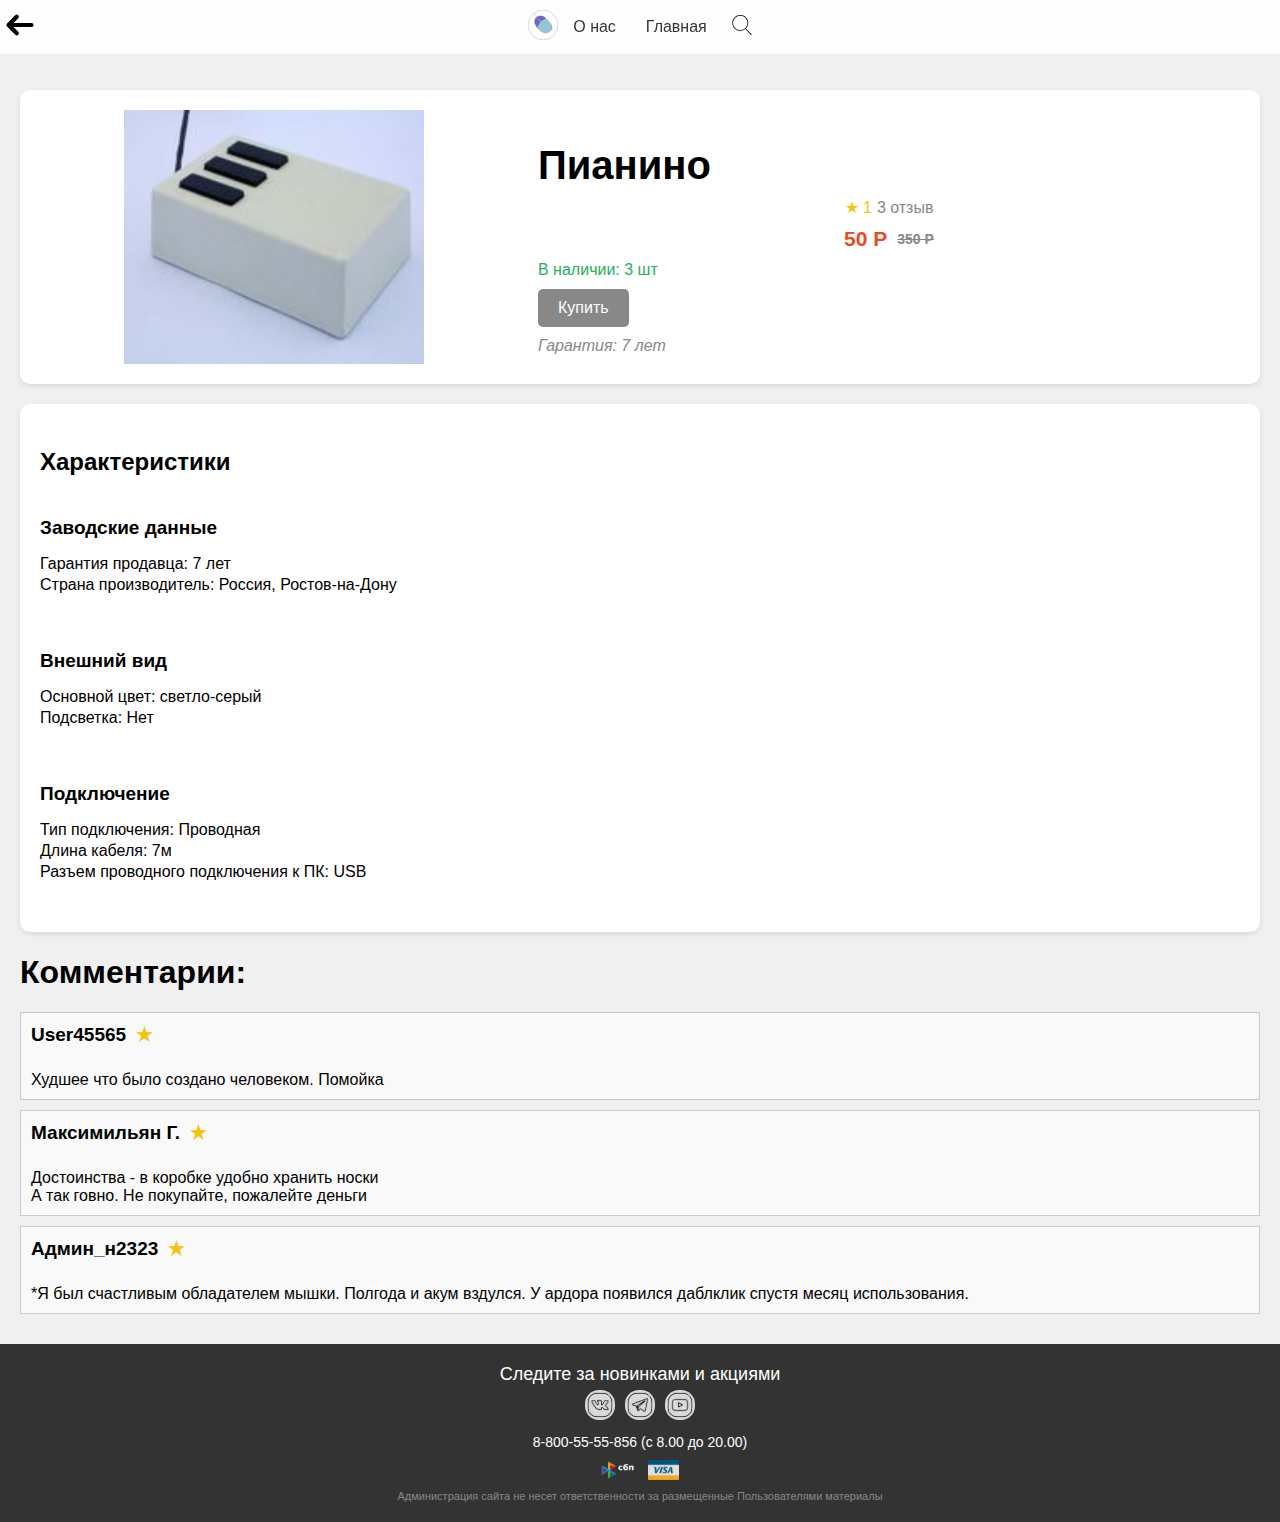
<file: Товар8.html>
<!DOCTYPE html>
<html lang="en">

<head>
    <meta charset="UTF-8">
    <meta name="viewport" content="width=device-width, initial-scale=1.0">
    <link rel="stylesheet" href="./Товар_CSS.css">
    <title>product8</title>
</head>

<body>
    <header>
        <div class="container">
            <div class="arrow">
                <a href="./index.html"><img src="./картинки/Стрелка.svg" alt="Стрелка"></a>
            </div>
            <div class="logo">
                <img src="./картинки/логотип.svg" alt="Логотип">
            </div>
            <nav>
                <ul>
                    <li><a href="./Вступление.html">О нас</a></li>
                    <li><a href="./index.html" class="major">Главная</a></li>
                </ul>
            </nav>
            <div class="icons">
                <img src="./картинки/поиск.svg" alt="Поиск">
            </div>
        </div>
    </header>
    <main>
        <div class="main-wrapper">
            <div class="item-details">
                <div class="item-images">
                    <img src="./картинки/Пианино.svg" alt="Пианино">
                </div>
                <div class="item-info">
                    <h2>Пианино</h2>
                    <div class="item-rating">
                        <span class="star">★ 1</span>
                        <span class="reviews">3 отзыв</span>
                    </div>
                    <div class="item-price">
                        <span class="current-price">50 P</span>
                        <span class="old-price">350 P</span>
                    </div>
                    <div class="item-availability">
                        В наличии: 3 шт
                    </div>
                    <button class="buy-button">Купить</button>
                    <div class="warranty">
                        Гарантия: 7 лет
                    </div>
                </div>
            </div>
            <div class="item-characteristics">
                <h3>Характеристики</h3>
                <div class="characteristics-list">
                    <div class="characteristic-group">
                        <h4>Заводские данные</h4>
                        <ul>
                            <li>Гарантия продавца: 7 лет</li>
                            <li>Страна производитель: Россия, Ростов-на-Дону</li>
                        </ul>
                    </div>
                    <div class="characteristic-group">
                        <h4>Внешний вид</h4>
                        <ul>
                            <li>Основной цвет: светло-серый</li>
                            <li>Подсветка: Нет</li>
                        </ul>
                    </div>
                    <div class="characteristic-group">
                        <h4>Подключение</h4>
                        <ul>
                            <li>Тип подключения: Проводная</li>
                            <li>Длина кабеля: 7м</li>
                            <li>Разъем проводного подключения к ПК: USB</li>
                        </ul>
                    </div>
                </div>
            </div>
            <div class="com">
                <h1>Комментарии:</h1>

                <div class="comment">
                    <div class="comment-header">
                        <h3>User45565</h3>
                        <div class="stars">
                            <h1>★</h1>
                        </div>
                    </div>
                    <p>Худшее что было создано человеком. Помойка</p>
                </div>

                <div class="comment">
                    <div class="comment-header">
                        <h3>Максимильян Г.</h3>
                        <div class="stars">
                            <h1>★</h1>
                        </div>
                    </div>
                    <p><p>Достоинства - в коробке удобно хранить носки</p>
                        А так говно. Не покупайте, пожалейте деньги</p>
                </div>

                <div class="comment">
                    <div class="comment-header">
                        <h3>Админ_н2323</h3>
                        <div class="stars">
                            <h1>★</h1>
                        </div>
                    </div>
                    <p>*Я был счастливым обладателем мышки. Полгода и акум вздулся. 
                        У ардора появился даблклик спустя месяц использования.</p>
                </div>
            </div>
    </main>
    <footer>
        <div class="container">
            <div class="follow-us">
                <span>Следите за новинками и акциями</span>
                <div class="social-icons">
                    <a href="#"><img src="./картинки/vk.svg" alt="Вконтакте"></a>
                    <a href="#"><img src="./картинки/telegram.svg" alt="Телеграм"></a>
                    <a href="#"><img src="./картинки/you tube.svg" alt="Ютуб"></a>
                </div>
            </div>
            <div class="contact-info">
                8-800-55-55-856 (с 8.00 до 20.00)
            </div>
            <div class="payment-methods">
                <img src="./картинки/сбп.svg" alt="СБП">
                <img src="./картинки/viza.svg" alt="VISA">
            </div>
            <div class="disclaimer">
                Администрация сайта не несет ответственности за размещенные Пользователями материалы
            </div>
        </div>
    </footer>
</body>

</html>
</file>
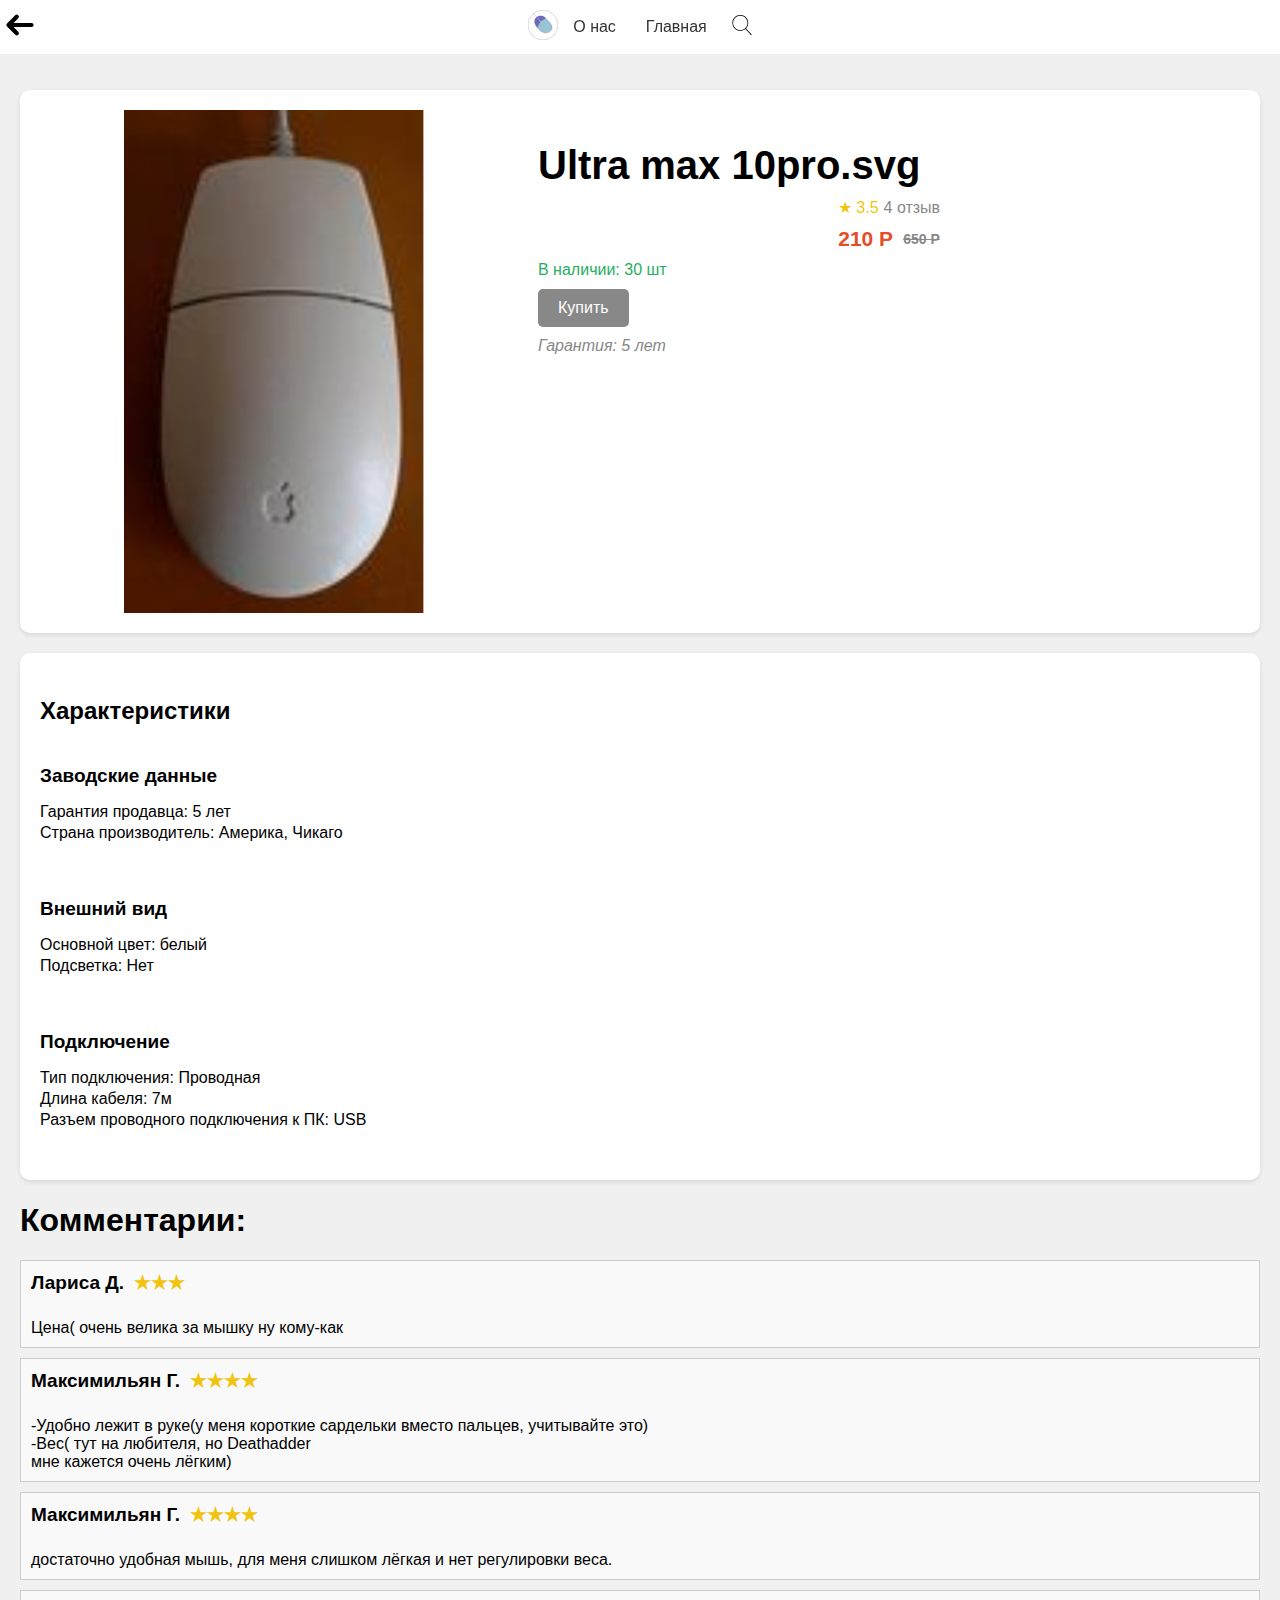
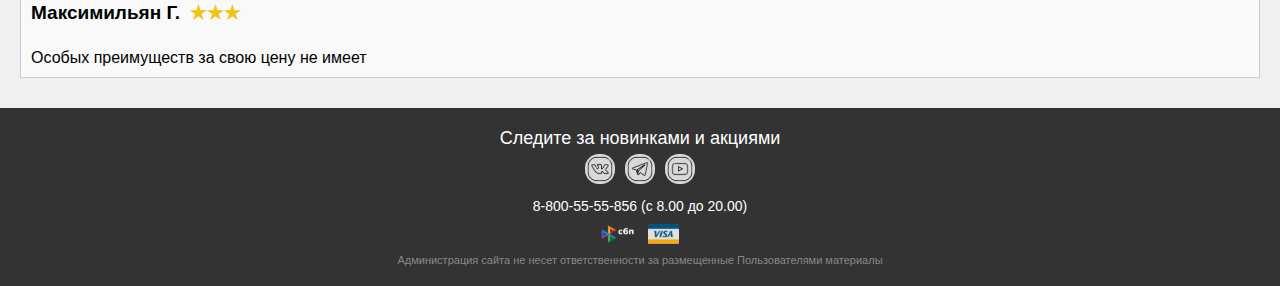
<file: Товар9.html>
<!DOCTYPE html>
<html lang="en">

<head>
    <meta charset="UTF-8">
    <meta name="viewport" content="width=device-width, initial-scale=1.0">
    <link rel="stylesheet" href="./Товар_CSS.css">
    <title>product9</title>
</head>

<body>
    <header>
        <div class="container">
            <div class="arrow">
                <a href="./index.html"><img src="./картинки/Стрелка.svg" alt="Стрелка"></a>
            </div>
            <div class="logo">
                <img src="./картинки/логотип.svg" alt="Логотип">
            </div>
            <nav>
                <ul>
                    <li><a href="./Вступление.html">О нас</a></li>
                    <li><a href="./index.html" class="major">Главная</a></li>
                </ul>
            </nav>
            <div class="icons">
                <img src="./картинки/поиск.svg" alt="Поиск">
            </div>
        </div>
    </header>
    <main>
        <div class="main-wrapper">
            <div class="item-details">
                <div class="item-images">
                    <img src="./картинки/Ultra max 10pro.svg" alt="Ultra max 10pro.svg">
                </div>
                <div class="item-info">
                    <h2>Ultra max 10pro.svg</h2>
                    <div class="item-rating">
                        <span class="star">★ 3.5</span>
                        <span class="reviews">4 отзыв</span>
                    </div>
                    <div class="item-price">
                        <span class="current-price">210 P</span>
                        <span class="old-price">650 P</span>
                    </div>
                    <div class="item-availability">
                        В наличии: 30 шт
                    </div>
                    <button class="buy-button">Купить</button>
                    <div class="warranty">
                        Гарантия: 5 лет
                    </div>
                </div>
            </div>
            <div class="item-characteristics">
                <h3>Характеристики</h3>
                <div class="characteristics-list">
                    <div class="characteristic-group">
                        <h4>Заводские данные</h4>
                        <ul>
                            <li>Гарантия продавца: 5 лет</li>
                            <li>Страна производитель: Америка, Чикаго</li>
                        </ul>
                    </div>
                    <div class="characteristic-group">
                        <h4>Внешний вид</h4>
                        <ul>
                            <li>Основной цвет: белый</li>
                            <li>Подсветка: Нет</li>
                        </ul>
                    </div>
                    <div class="characteristic-group">
                        <h4>Подключение</h4>
                        <ul>
                            <li>Тип подключения: Проводная</li>
                            <li>Длина кабеля: 7м</li>
                            <li>Разъем проводного подключения к ПК: USB</li>
                        </ul>
                    </div>
                </div>
            </div>
            <div class="com">
                <h1>Комментарии:</h1>

                <div class="comment">
                    <div class="comment-header">
                        <h3>Лариса Д.</h3>
                        <div class="stars">
                            <h1>★★★</h1>
                        </div>
                    </div>
                    <p>Цена( очень велика за мышку ну кому-как</p>
                </div>

                <div class="comment">
                    <div class="comment-header">
                        <h3>Максимильян Г.</h3>
                        <div class="stars">
                            <h1>★★★★</h1>
                        </div>
                    </div>
                    <p>-Удобно лежит в руке(у меня короткие сардельки вместо пальцев, учитывайте это)
                        <p>-Вес( тут на любителя, но Deathadder</p>
                        <p>мне кажется очень лёгким)</p> </p>
                </div>

                <div class="comment">
                    <div class="comment-header">
                        <h3>Максимильян Г.</h3>
                        <div class="stars">
                            <h1>★★★★</h1>
                        </div>
                    </div>
                    <p>достаточно удобная мышь, для меня слишком лёгкая и нет регулировки веса.</p>
                </div>

                <div class="comment">
                    <div class="comment-header">
                        <h3>Максимильян Г.</h3>
                        <div class="stars">
                            <h1>★★★</h1>
                        </div>
                    </div>
                    <p>Особых преимуществ за свою цену не имеет</p>
                </div>
            </div>
    </main>
    <footer>
        <div class="container">
            <div class="follow-us">
                <span>Следите за новинками и акциями</span>
                <div class="social-icons">
                    <a href="#"><img src="./картинки/vk.svg" alt="Вконтакте"></a>
                    <a href="#"><img src="./картинки/telegram.svg" alt="Телеграм"></a>
                    <a href="#"><img src="./картинки/you tube.svg" alt="Ютуб"></a>
                </div>
            </div>
            <div class="contact-info">
                8-800-55-55-856 (с 8.00 до 20.00)
            </div>
            <div class="payment-methods">
                <img src="./картинки/сбп.svg" alt="СБП">
                <img src="./картинки/viza.svg" alt="VISA">
            </div>
            <div class="disclaimer">
                Администрация сайта не несет ответственности за размещенные Пользователями материалы
            </div>
        </div>
    </footer>
</body>

</html>
</file>
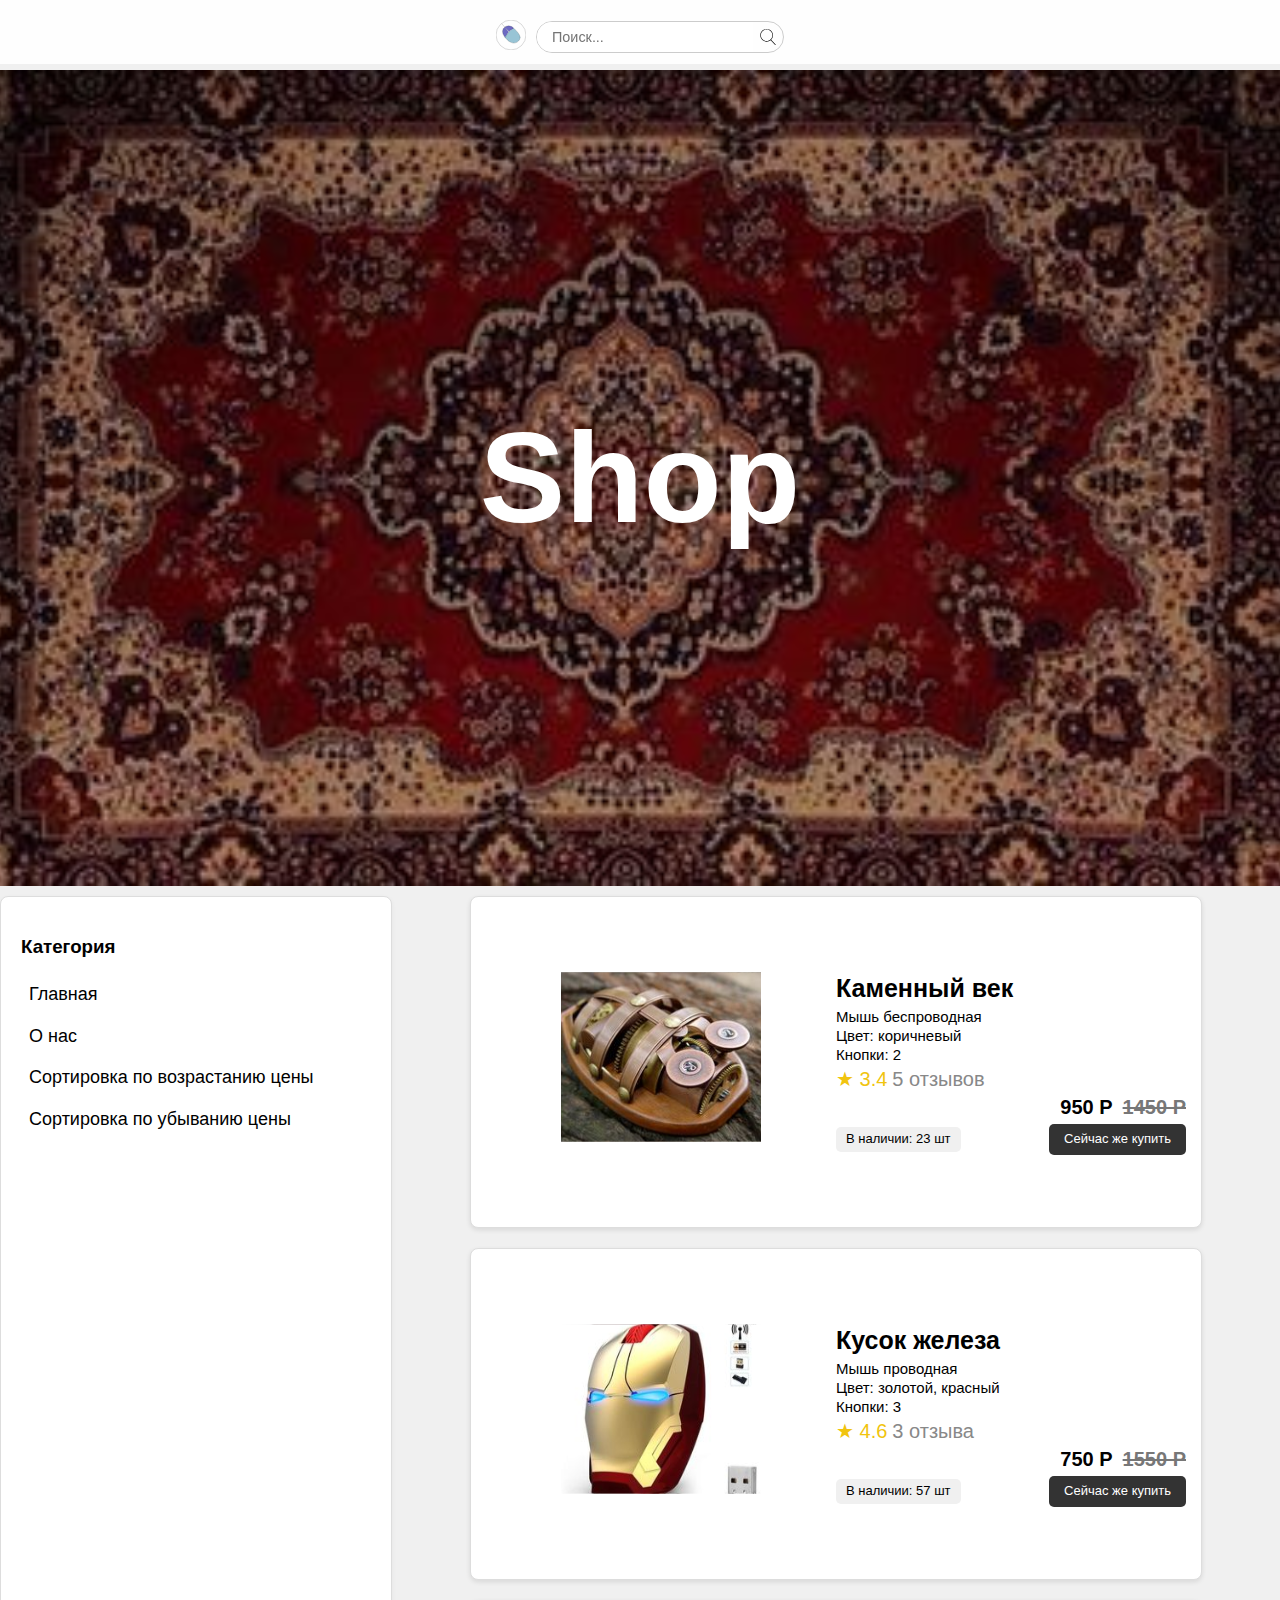
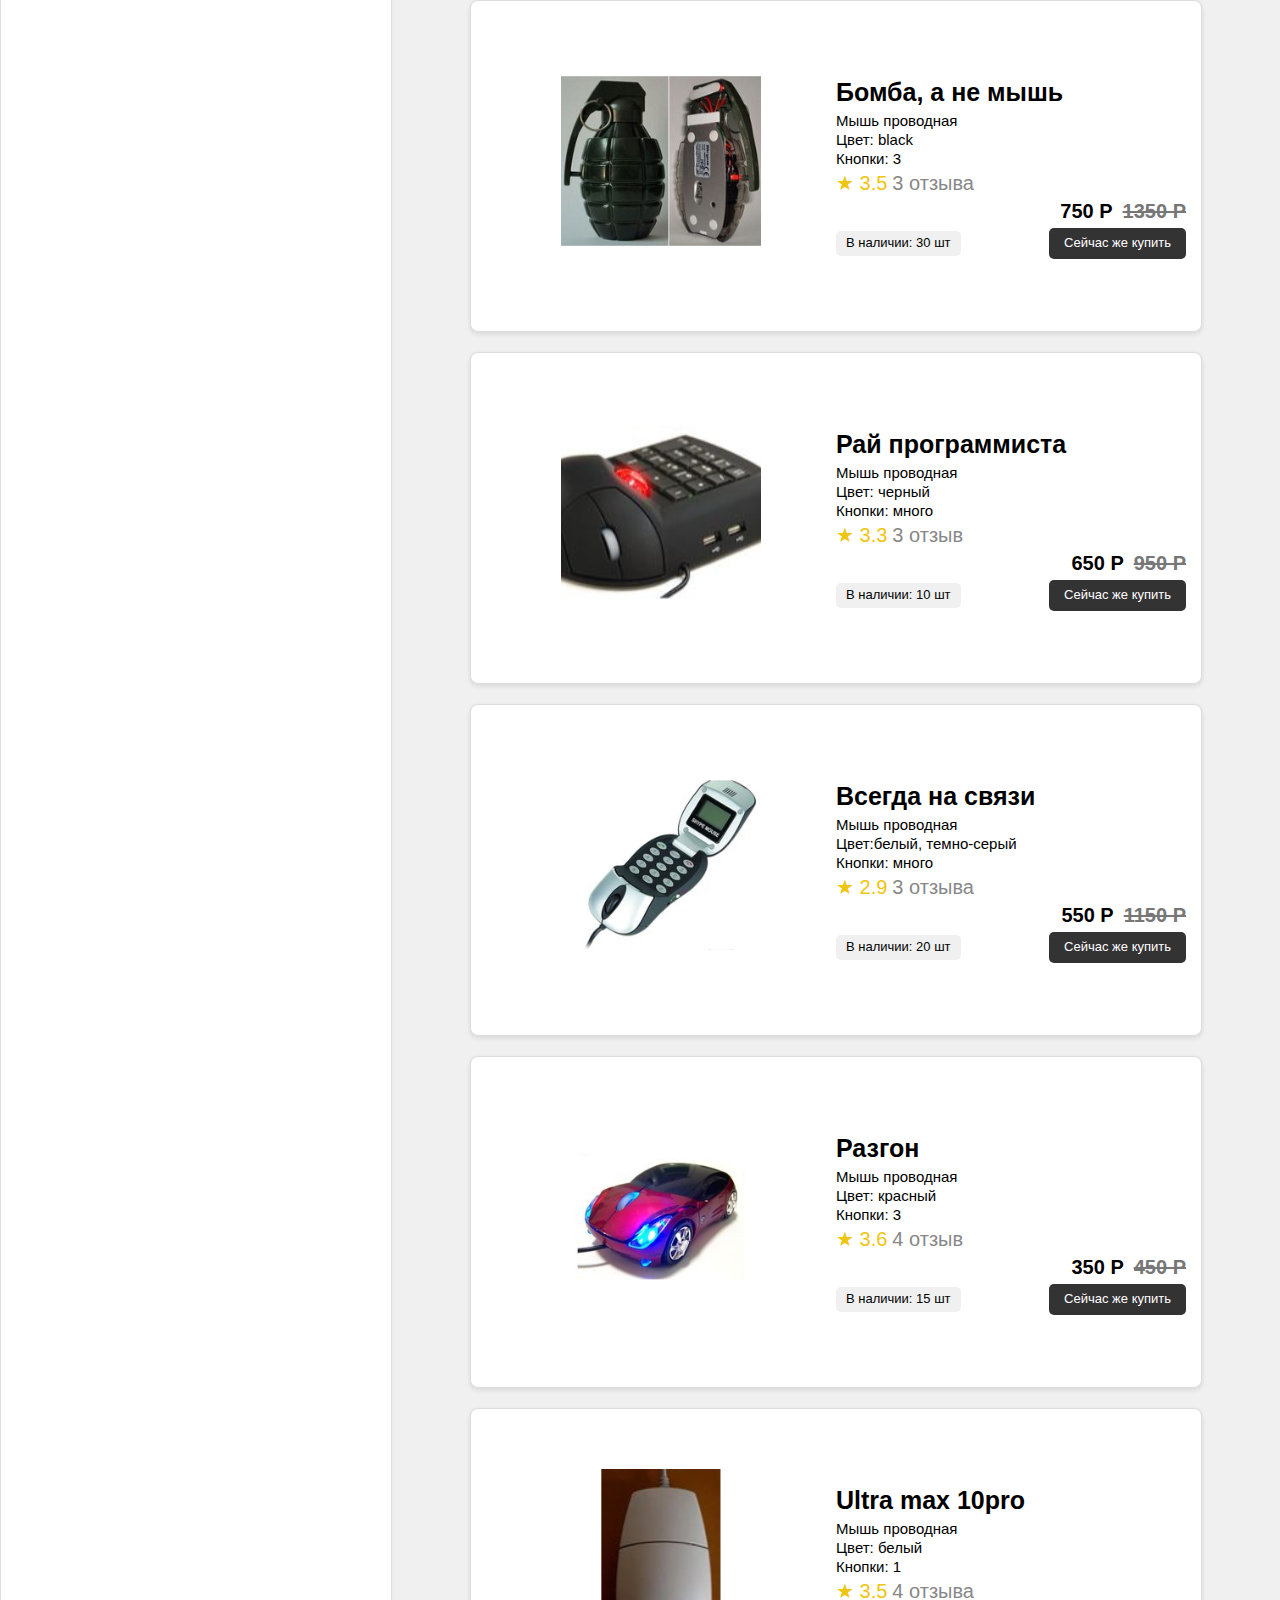
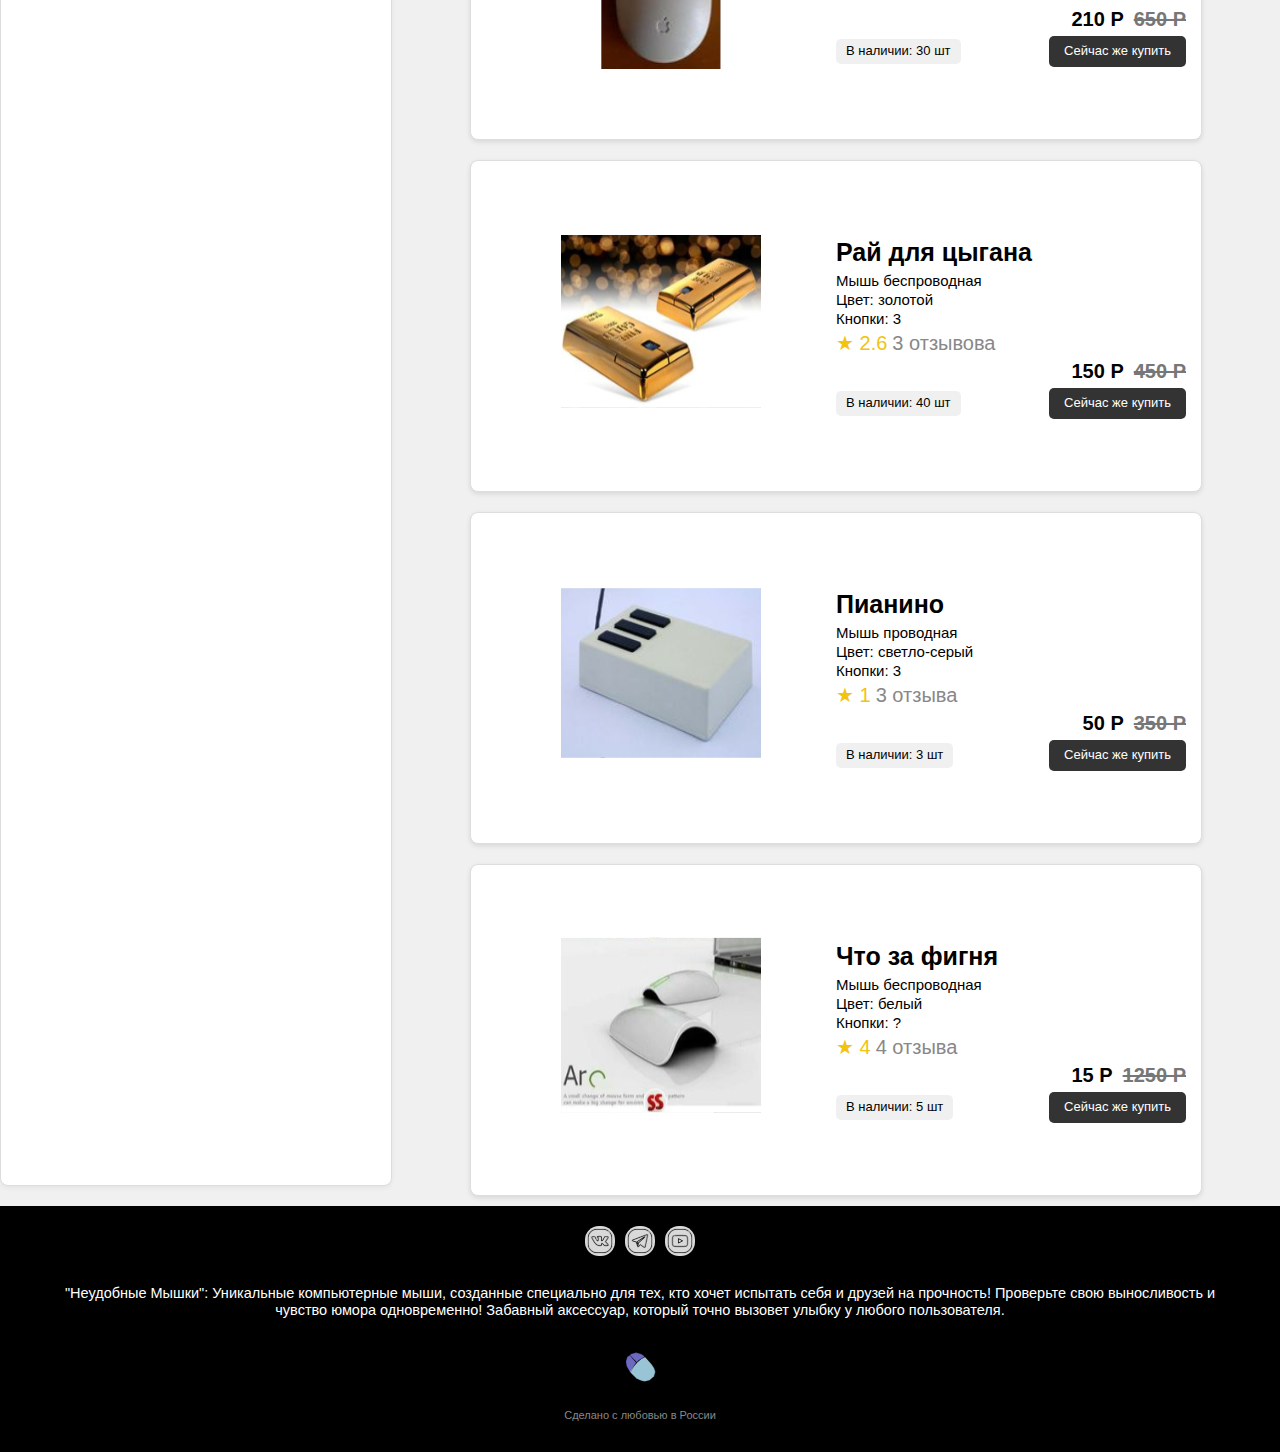
<file: Убывание цены.html>
<!DOCTYPE html>
<html lang="en">

<head>
    <meta charset="UTF-8">
    <meta name="viewport" content="width=device-width, initial-scale=1.0">
    <link rel="stylesheet" href="./Главная_css.css">
    <link rel="stylesheet" href="./Главная_js.js">
    <link rel="stylesheet" href="./nornalize.css">
    <title>Shopppss</title>
</head>

<body>
    <header>
        <div class="container">
            <div class="menu">
                <input type="checkbox" id="burger-checkbox" class="burger-checkbox">
                <label for="burger-checkbox" class="burger"></label>
                <ul class="menu-list">
                    <li><a href="./index.html" class="menu-item">Главная</a>
                    <li>
                    <li><a href="./Вступление.html" class="menu-item">О нас</a>
                    <li>
                    <li><a href="./Возрастание цены.html" class="menu-item">Сортировка по возрастанию цены</a>
                    <li>
                    <li><a href="./Убывание цены.html" class="menu-item">Сортировка по убыванию цены</a>
                    <li>
                </ul>
            </div><!--
            <div class="rewind">
                <a href="./Главная.html"><img src="./картинки/перемотка.svg" alt="перемотка"></a>
            </div>-->
            <div class="logo">
                <img src="./картинки/logo.svg" alt="Логотип">
            </div>
            <form class="search-form">
                <input type="text" id="quicksearch" placeholder="Поиск..." />
                <button type="submit" id="go"></button>
            </form>
        </div>
    </header>
    <main>
        <div class="main-wrapper">
            <div class="carpet-container">
                <img src="./картинки/ковер.svg" alt="Ковер">
                <h1 class="shop-text">Shop</h1>
            </div>
            <div class="items-container">
                <aside class="filter-sidebar">
                    <div class="filter-group">
                        <h3>Категория</h3>
                        <li><a href="./index.html" class="menu-item">Главная</a>
                        <li>
                        <li><a href="./Вступление.html" class="menu-item">О нас</a>
                        <li>
                        <li><a href="./Возрастание цены.html" class="menu-item">Сортировка по возрастанию цены</a>
                        <li>
                        <li><a href="./Убывание цены.html" class="menu-item">Сортировка по убыванию цены</a>
                        <li>
                    </div>
                </aside>
                <div class="all">
                <div class="item"><!--______________3 товар______________-->
                    <div class="item-images">
                        <img src="./картинки/Каменный век.svg" alt="Каменный век">
                    </div>
                    <div class="item-description">
                        <a href="./Tовар3.html">
                            <h3>Каменный век</h3>
                        </a>
                        <p>Мышь беспроводная</p>
                        <p>Цвет: коричневый</p>
                        <p>Кнопки: 2</p>
                        <div class="item-rating">
                            <span class="star">★ 3.4</span>
                            <span class="reviews">5 отзывов</span>
                        </div>
                        <div class="item-price">
                            <span class="current-price">950 P</span>
                            <span class="old-price">1450 P</span>
                        </div>
                        <div class="item-actions">
                            <div class="stock">В наличии: 23 шт</div>
                            <button class="buy-button">Сейчас же купить</button>
                        </div>
                    </div>
                </div>
                <div class="item"><!--______________4 товар______________-->
                    <div class="item-images">
                        <img src="./картинки/Кусок железа.svg" alt="Кусок железа">
                    </div>
                    <div class="item-description">
                        <a href="./Товар4.html">
                            <h3>Кусок железа</h3>
                        </a>
                        <p>Мышь проводная</p>
                        <p>Цвет: золотой, красный</p>
                        <p>Кнопки: 3</p>
                        <div class="item-rating">
                            <span class="star">★ 4.6</span>
                            <span class="reviews">3 отзыва</span>
                        </div>
                        <div class="item-price">
                            <span class="current-price">750 P</span>
                            <span class="old-price">1550 P</span>
                        </div>
                        <div class="item-actions">
                            <div class="stock">В наличии: 57 шт</div>
                            <button class="buy-button">Сейчас же купить</button>
                        </div>
                    </div>
                </div>
                <div class="item"><!--______________1 товар______________-->
                    <div class="item-images">
                        <img src="./картинки/Бомба, а не мышь.svg" alt="Бомба, а не мышь">
                    </div>
                    <div class="item-description">
                        <a href="./Товар1.html">
                            <h3>Бомба, а не мышь</h3>
                        </a>
                        <p>Мышь проводная</p>
                        <p>Цвет: black</p>
                        <p>Кнопки: 3</p>
                        <div class="item-rating">
                            <span class="star">★ 3.5</span>
                            <span class="reviews">3 отзыва</span>
                        </div>
                        <div class="item-price">
                            <span class="current-price">750 P</span>
                            <span class="old-price">1350 P</span>
                        </div>
                        <div class="item-actions">
                            <div class="stock">В наличии: 30 шт</div>
                            <button class="buy-button">Сейчас же купить</button>
                        </div>
                    </div>
                </div>
                <div class="item"><!--______________5 товар______________-->
                    <div class="item-images">
                        <img src="./картинки/Рай программиста.svg" alt="Рай программиста">
                    </div>
                    <div class="item-description">
                        <a href="./Товар5.html">
                            <h3>Рай программиста</h3>
                        </a>
                        <p>Мышь проводная</p>
                        <p>Цвет: черный</p>
                        <p>Кнопки: много</p>
                        <div class="item-rating">
                            <span class="star">★ 3.3</span>
                            <span class="reviews">3 отзыв</span>
                        </div>
                        <div class="item-price">
                            <span class="current-price">650 P</span>
                            <span class="old-price">950 P</span>
                        </div>
                        <div class="item-actions">
                            <div class="stock">В наличии: 10 шт</div>
                            <button class="buy-button">Сейчас же купить</button>
                        </div>
                    </div>
                </div>

                <div class="item"><!--______________2 товар______________-->
                    <div class="item-images">
                        <img src="./картинки/Всегда на связи.svg" alt="Всегда на связи">
                    </div>
                    <div class="item-description">
                        <a href="./Товар2.html">
                            <h3>Всегда на связи</h3>
                        </a>
                        <p>Мышь проводная</p>
                        <p>Цвет:белый, темно-серый</p>
                        <p>Кнопки: много</p>
                        <div class="item-rating">
                            <span class="star">★ 2.9</span>
                            <span class="reviews">3 отзыва</span>
                        </div>
                        <div class="item-price">
                            <span class="current-price">550 P</span>
                            <span class="old-price">1150 P</span>
                        </div>
                        <div class="item-actions">
                            <div class="stock">В наличии: 20 шт</div>
                            <button class="buy-button">Сейчас же купить</button>
                        </div>
                    </div>
                </div>

                <div class="item"><!--______________7 товар______________-->
                    <div class="item-images">
                        <img src="./картинки/Разгон.svg" alt="Разгон">
                    </div>
                    <div class="item-description">
                        <a href="./Товар7.html">
                            <h3>Разгон</h3>
                        </a>
                        <p>Мышь проводная</p>
                        <p>Цвет: красный</p>
                        <p>Кнопки: 3</p>
                        <div class="item-rating">
                            <span class="star">★ 3.6</span>
                            <span class="reviews">4 отзыв</span>
                        </div>
                        <div class="item-price">
                            <span class="current-price">350 P</span>
                            <span class="old-price">450 P</span>
                        </div>
                        <div class="item-actions">
                            <div class="stock">В наличии: 15 шт</div>
                            <button class="buy-button">Сейчас же купить</button>
                        </div>
                    </div>
                </div>
                <div class="item"><!--______________9 товар______________-->
                    <div class="item-images">
                        <img src="./картинки/Ultra max 10pro.svg" alt="Ultra max 10pro">
                    </div>
                    <div class="item-description">
                        <a href="./Товар9.html">
                            <h3>Ultra max 10pro</h3>
                        </a>
                        <p>Мышь проводная</p>
                        <p>Цвет: белый</p>
                        <p>Кнопки: 1</p>
                        <div class="item-rating">
                            <span class="star">★ 3.5</span>
                            <span class="reviews">4 отзыва</span>
                        </div>
                        <div class="item-price">
                            <span class="current-price">210 P</span>
                            <span class="old-price">650 P</span>
                        </div>
                        <div class="item-actions">
                            <div class="stock">В наличии: 30 шт</div>
                            <button class="buy-button">Сейчас же купить</button>
                        </div>
                    </div>
                </div>
                <div class="item"><!--______________10 товар______________-->
                    <div class="item-images">
                        <img src="./картинки/Волшебные крупицы изобилия.svg" alt="Рай для цыгана">
                    </div>
                    <div class="item-description">
                        <a href="./Товар10.html">
                            <h3>Рай для цыгана</h3>
                        </a>
                        <p>Мышь беспроводная</p>
                        <p>Цвет: золотой</p>
                        <p>Кнопки: 3</p>
                        <div class="item-rating">
                            <span class="star">★ 2.6</span>
                            <span class="reviews">3 отзывова</span>
                        </div>
                        <div class="item-price">
                            <span class="current-price">150 P</span>
                            <span class="old-price">450 P</span>
                        </div>
                        <div class="item-actions">
                            <div class="stock">В наличии: 40 шт</div>
                            <button class="buy-button">Сейчас же купить</button>
                        </div>
                    </div>
                </div>
                <div class="item"><!--______________8 товар______________-->
                    <div class="item-images">
                        <img src="./картинки/Пианино.svg" alt="Пианино">
                    </div>
                    <div class="item-description">
                        <a href="./Товар8.html">
                            <h3>Пианино</h3>
                        </a>
                        <p>Мышь проводная</p>
                        <p>Цвет: светло-серый</p>
                        <p>Кнопки: 3</p>
                        <div class="item-rating">
                            <span class="star">★ 1</span>
                            <span class="reviews">3 отзыва</span>
                        </div>
                        <div class="item-price">
                            <span class="current-price">50 P</span>
                            <span class="old-price">350 P</span>
                        </div>
                        <div class="item-actions">
                            <div class="stock">В наличии: 3 шт</div>
                            <button class="buy-button">Сейчас же купить</button>
                        </div>
                    </div>
                </div>
                <div class="item"><!--______________6 товар______________-->
                    <div class="item-images">
                        <img src="./картинки/Что за фигня.svg" alt="Что за фигня">
                    </div>
                    <div class="item-description">
                        <a href="./Товар6.html">
                            <h3>Что за фигня</h3>
                        </a>
                        <p>Мышь беспроводная</p>
                        <p>Цвет: белый</p>
                        <p>Кнопки: ?</p>
                        <div class="item-rating">
                            <span class="star">★ 4</span>
                            <span class="reviews">4 отзыва</span>
                        </div>
                        <div class="item-price">
                            <span class="current-price">15 P</span>
                            <span class="old-price">1250 P</span>
                        </div>
                        <div class="item-actions">
                            <div class="stock">В наличии: 5 шт</div>
                            <button class="buy-button">Сейчас же купить</button>
                        </div>
                    </div>
                </div>
            </div>
        </div><!--
        <div class="animation">
            <img src="./картинки/Мышка.svg" alt="Мышка">
        </div>-->
    </main>
    <footer>
        <div class="container">
            <div class="social">
                <a href="#"><img src="./картинки/vk.svg" alt="Вконтакте"></a>
                <a href="#"><img src="./картинки/telegram.svg" alt="Телеграм"></a>
                <a href="#"><img src="./картинки/you tube.svg" alt="Ютуб"></a>
            </div>
            <div class="footer-text">
                <p>"Неудобные Мышки": Уникальные компьютерные мыши, созданные специально для тех, кто хочет испытать
                    себя и друзей на прочность! Проверьте свою выносливость и чувство юмора одновременно! Забавный
                    аксессуар, который точно вызовет улыбку у любого пользователя.</p>
            </div>
            <div class="copyright">
                <img src="./картинки/logo.svg" alt="Логотип">
                <p>Сделано с любовью в России</p>
            </div>
        </div>
    </footer>
</body>

</html>
</file>
<file: Главная_css.css>
body {
    margin: 0;
    padding: 0;
    font-family: sans-serif;
    background-color: #f0f0f0;
    overflow-x: hidden;
    cursor: auto;
}

header {
    display: flex;
    align-items: center;
    padding: 10px 0;
    background-color: rgba(255, 255, 255, 0.9);
    position: fixed;
    top: 0;
    left: 0;
    width: 100%;
    z-index: 1000;
}

header .container {
    display: flex;
    flex-direction: row;
    align-items: center;
    justify-content: space-between;
    padding: 0 20px;
}

header .logo img {
    height: 30px;
    margin-top: 3px;
}

.all{
    display: flex;
    flex-wrap: wrap;
    justify-content: space-around;
}

.search-form {
    display: flex;
    align-items: center;
    border: 1px solid #ccc;
    border-radius: 20px;
    overflow: hidden;
}

#quicksearch {
    height: 30px;
    line-height: 30px;
    border: none;
    padding: 0 15px;
    outline: none;
    flex-grow: 1;
    font-size: 0.9em;
}

#go {
    text-indent: -9999px;
    line-height: 0;
    border: 0;
    background: url('./картинки/поиск.svg') center center no-repeat;
    background-size: 16px;
    height: 30px;
    width: 30px;
    cursor: pointer;
    padding: 0;
    margin: 0;
}

header .icons img {
    height: 20px;
    margin-left: 10px;
}

.container {
    max-width: 1200px;
    margin: 0 auto;
    padding: 0 20px;
}

.menu {
    position: relative;
    display: none;
}

.burger-checkbox {
    position: absolute;
    visibility: hidden;
}

.burger {
    position: relative;
    z-index: 1;
    cursor: pointer;
    display: block;
    position: relative;
    border: none;
    background: transparent;
    width: 40px;
    height: 26px;
}

.burger::before,
.burger::after {
    content: '';
    left: 0;
    position: absolute;
    display: block;
    width: 100%;
    height: 4px;
    border-radius: 10px;
    background: #000;
}

.burger::before {
    top: 0;
    box-shadow: 0 11px 0 #000;
    transition: box-shadow .3s .15s, top .3s .15s, transform .3s;
}

.burger::after {
    bottom: 0;
    transition: bottom .3s .15s, transform .3s;
}

.burger-checkbox:checked+.burger::before {
    top: 11px;
    transform: rotate(45deg);
    box-shadow: 0 6px 0 rgba(0, 0, 0, 0);
    transition: box-shadow .15s, top .3s, transform .3s .15s;
}

.burger-checkbox:checked+.burger::after {
    bottom: 11px;
    transform: rotate(-45deg);
    transition: bottom .3s, transform .3s .15s;
}

/*
.rewind img{
    display: flex;
    position: absolute;
    right: 20px;
    top: 10px;
    width: 40px;
}*/


.menu-item {
    display: block;
    padding: 8px;
    color: white;
    font-size: 18px;
    text-align: center;
    text-decoration: none;
}

.menu-item:hover {
    background: rgba(255, 255, 255, .2)
}

.burger-checkbox:checked~.menu-list {
    transform: translateX(0);
}
.menu-list {
    top: 0;
    left: -20px;
    position: absolute;
    display: grid;
    gap: 12px;
    padding: 42px 0;
    margin: 0;
    border-radius: 10px;
    background-color: white;
    list-style-type: none;
    transform: translateX(-100%);
    transition: .3s;
    width: 200px;
}

.menu-list {
    text-align: center;
    text-decoration: none;
    border: none;
}

.menu-item {
    display: block;
    padding: 8px;
    font-size: 18px;
    color: rgb(0, 0, 0);
    text-align: left;
    text-decoration: none;
    background: transparent;
    border: none;
}

.menu-item:hover {
    background: rgba(255, 255, 255, .2)
}

.burger-checkbox:checked~.menu-list {
    transform: translateX(0);
}

.shop-container {
    display: flex;
    flex-direction: row;
    width: 100%;
    max-width: 1200px;
    margin: 0 auto;
    padding: 20px;
}

.filter-sidebar {
    background-color: white;
    margin-top: 10px;
    width: 250px;
    padding: 20px;
    border: 1px solid #ddd;
    border-radius: 8px;
    margin-right: 20px;
    box-shadow: 0 2px 5px rgba(0, 0, 0, 0.05);
}
.filter-sidebar ul {
    list-style: none;
    padding: 0;
}

.filter-sidebar li {
    list-style: none;
    margin-bottom: 5px;
}

.filter-sidebar input[type="checkbox"] {
    margin-right: 5px;
}

.filter-sidebar input[type="number"] {
    width: 80px;
    padding: 5px;
    border: 1px solid #ccc;
    border-radius: 4px;
}

.filter-sidebar button {
    background-color: #581408;
    color: white;
    padding: 10px 15px;
    border: none;
    border-radius: 4px;
    cursor: pointer;
}

.product-grid {
    display: flex;
    flex-wrap: wrap;
    justify-content: space-around;
    width: 100%;
}

.item {
    margin: 10px;
    border: 1px solid #ddd;
    border-radius: 8px;
    overflow: hidden;
    box-shadow: 0 2px 5px rgba(0, 0, 0, 0.05);
}

.item-images img {
    width: 100%;
    height: auto;
    display: block;
}

/**/
main {
    background-position: center;
    min-height: 100vh;
    display: flex;
    justify-content: center;
    align-items: center;
    position: relative;
    padding-top: 70px;
}

.main-wrapper {
    position: relative;
    width: 100%;
}

.carpet-container img {
    position: relative;
    width: 100vw;
}

.carpet-container {
    position: relative;
    display: flex;
    flex-direction: column;
    align-items: center;
    justify-content: center;

}

.carpet-container .shop-text {
    text-align: center;
    position: absolute;
    letter-spacing: 0.16px;
    color: white;
    font-weight: bold;
    font-size: 128px;
    z-index: 3;
}

/*
.items-container {
    display: grid;
    gap: 20px;
    padding-bottom: 20px;
    z-index: 2;
    position: relative;
}*/
.items-container {
    display: flex;
    flex-direction: row;
}

.item {
    background-color: #fff;
    padding: 15px;
    border-radius: 8px;
    box-shadow: 0 2px 5px rgba(0, 0, 0, 0.1);
    display: flex;
    flex-direction: column;
    align-items: center;
}

.item-images {
    width: 100%;
    height: 200px;
    display: flex;
    justify-content: center;
    align-items: center;
    margin-bottom: 10px;
}

.item-images img {
    max-width: 100%;
    max-height: 100%;
    width: 200px;
}

.item-description {
    text-align: left;
    width: 100%;
}

.item-description a {
    text-decoration: none;
    color: #000;
}

.item h3 {
    margin: 5px 0;
    font-size: 21px;
}

.item p {
    margin: 2px 0;
    font-size: 14.5px;
}

.item-rating {
    display: flex;
    align-items: center;
    margin-top: 5px;
    margin-bottom: 5px;

}

.star {
    color: #f1c40f;
    margin-right: 5px;
}

.reviews {
    color: #888;
    font-size: 13px;
}

.item-price {
    margin: 5px 0;
    display: flex;
    align-items: center;
    justify-content: flex-end;
    font-weight: bold;
    gap: 10px;
}

.current-price {
    font-size: 21px;
}

.old-price {
    font-size: 14.5px;
    text-decoration: line-through;
    color: #777;
}

.item-actions {
    display: flex;
    align-items: center;
    margin-top: 5px;
    justify-content: space-between;
    width: 100%;
}

.stock {
    background-color: #f0f0f0;
    padding: 5px 10px;
    border-radius: 5px;
    font-size: 13px;
}

.buy-button {
    background-color: #333;
    color: #fff;
    border: none;
    padding: 8px 15px;
    border-radius: 5px;
    cursor: pointer;
    font-size: 13px;
}

/*
.animation img{
    overflow: hidden;
    position: absolute;
    display: flex;
    width: 65px;
    animation: animation 5s infinite;
}
@keyframes animation{
    0% {top: 2622px; left: 768px; animation-timing-function: linear}
    100% {top:2622px; left: 0; animation-timing-function: linear} 
}*/

footer {
    background-color: #000;
    color: #fff;
    padding: 20px 0;

}


footer .container {
    display: flex;
    flex-direction: column;
    align-items: center;
}

footer .social {
    display: flex;
    justify-content: center;
    align-items: center;
    gap: 10px;
    margin-bottom: 10px;
}

footer .social img {
    height: 30px;
}

footer .footer-text {
    text-align: center;
    font-size: 14.5px;
    margin-bottom: 10px;
    padding: 0 20px;
}

footer .copyright {
    display: flex;
    flex-direction: column;
    align-items: center;
    font-size: 11px;
    gap: 5px;
    color: #888;
}

footer .copyright img {
    height: 50px;
}



@media screen and (min-width: 320px) and (max-width: 374px) {
    .menu-list{
        top: 49px;
    }
    aside {
        display: none;
    }

    .menu {
        display: block;
        position: absolute;
        left: 20px;
        top: 50%;
        transform: translateY(-50%);
    }

    .menu label {
        width: 30px;
    }

    .search-form {
        margin-left: 20px;
        width: 150px;
    }

    .logo {
        width: 20px;
    }
}
@media screen and (min-width: 375px) and (max-width: 424px) {
    aside {
        display: none;
    }

    .all{
        margin-left: 35px;
    }
    .menu {
        display: block;
        position: absolute;
        left: 20px;
        top: 50%;
        transform: translateY(-50%);
    }

    .menu-list{
        top: 49px;
    }
    .menu label {
        width: 30px;
    }

    .search-form {
        margin-left: 20px;
        width: 150px;
    }

    .logo {
        width: 20px;
    }
}
@media screen and (min-width: 425px) and (max-width: 730px) {
    aside {
        display: none;
    }

    .menu {
        display: block;
        position: absolute;
        left: 20px;
        top: 50%;
        transform: translateY(-50%);
    }

    .menu label {
        width: 30px;
    }

    .search-form {
        margin-left: 20px;
        width: 150px;
    }

    .logo {
        width: 20px;
    }

    .items-container {
        grid-template-columns: repeat(auto-fit, minmax(200px, 1fr));
    }

    .shop-container {
        flex-direction: column;
    }

    .shop-text {
        font-size: 120px;
    }
    .all{
        margin: auto;
    }
    .item {
        width: 350px;
    }

    .item-images {
        height: 180px;
    }

    .item h3 {
        font-size: 20px;
    }

    header .container {
        flex-direction: row;
        align-items: center;
    }

    header .logo img {
        margin-top: 0;
    }

    .logo {
        margin-top: 10px;
    }

    .search-form {
        width: 100%;
        margin-top: 10px;
    }


    .menu-list {
        top: 49px;
    }

    .search-form {
        margin-top: 10px;
    }

    .container {
        flex-direction: row;
        align-items: center;
    }

    .rewind {
        display: none;
    }

    .logo img {
        height: 25px;
    }

    .search-form {
        flex-grow: 1;
        margin-left: 10px;
    }

}
@media screen and (min-width: 730px) and (max-width: 1023px) {
    
    .filter-sidebar {
        width: 250px;
        margin-right: 0;
        margin-bottom: 20px;
    }

    .product-grid {
        width: 100%;
    }

    .all {
        display: flex;
        flex-direction: column;
    }

    .items-container {
        grid-template-columns: repeat(auto-fit, minmax(200px, 1fr));
    }

    .shop-container {
        flex-direction: column;
    }

    .shop-text {
        font-size: 120px;
    }

    .item {
        width: 500px;
        height: 300px;
        flex-direction: row;
        padding: 15px;
    }

    .item-images img {
        height: 200px;
    }

    .item h3 {
        font-size: 25px;
    }
    .item p {
        font-size: 15px;
    }
    .item span {
        font-size: 20px;
    }
    .stock {
        font-size: 13px;
    }

    header .container {
        flex-direction: row;
        align-items: center;
    }

    header .logo img {
        margin-top: 0;
    }

    .logo {
        margin-top: 10px;
    }

    .search-form {
        width: 100%;
        margin-top: 10px;
    }


    .menu-list {
        top: 50px;
    }

    .search-form {
        margin-top: 10px;
    }

    .container {
        flex-direction: row;
        align-items: center;
    }

    .rewind {
        display: none;
    }

    .logo img {
        height: 25px;
    }

    .search-form {
        flex-grow: 1;
        margin-left: 10px;
    }


}
@media screen and (min-width: 1024px) and (max-width: 1440px) {

    .filter-sidebar {
        width: 350px;
        margin-right: 0;
        margin-bottom: 20px;
    }

    .product-grid {
        width: 100%;
    }

    .all {
        display: flex;
        flex-direction: column;
        margin: auto;
    }

    .items-container {
        grid-template-columns: repeat(auto-fit, minmax(200px, 1fr));
    }

    .shop-container {
        flex-direction: column;
    }

    .shop-text {
        font-size: 120px;
    }

    .item {
        width: 700px;
        height: 300px;
        flex-direction: row;
        padding: 15px;
    }

    .item-images img {
        height: 200px;
    }

    .item h3 {
        font-size: 25px;
    }
    .item p {
        font-size: 15px;
    }
    .item span {
        font-size: 20px;
    }
    .stock {
        font-size: 13px;
    }

    header .container {
        flex-direction: row;
        align-items: center;
    }

    header .logo img {
        margin-top: 0;
    }

    .logo {
        margin-top: 10px;
    }

    .search-form {
        width: 100%;
        margin-top: 10px;
    }


    .menu-list {
        top: 50px;
    }

    .search-form {
        margin-top: 10px;
    }

    .container {
        flex-direction: row;
        align-items: center;
    }

    .rewind {
        display: none;
    }

    .logo img {
        height: 25px;
    }

    .search-form {
        flex-grow: 1;
        margin-left: 10px;
    }


    /*
    .items-container {
        grid-template-columns: repeat(auto-fit, minmax(300px, 2fr));
        gap: 20px;
    }
    .filter-sidebar{
        width: 20px;
    }
    .shop-container {
        flex-direction: column; 
    }

    

    .product-grid {
        width: 100%;
    }


    .shop-text {
        font-size: 160px;
    }
    
    .item {
        padding: 20px;
    }

    .item-images img{
        height: 400px;
    }

    .item h3 {
        font-size: 21px;
    }

    #quicksearch {
        font-size: 16px;
    }

    menu {
        display: none;
    }

    header .container {
        justify-content: space-between;
    }
    */
}


/*
@media screen and (min-width: 1024px){
    .menu {
        display: block;
        position: absolute;
        left: 20px;
        top: 50%;
        transform: translateY(-50%);
    }
    .menu label{
        width: 40px;
    }
    .search-form {
        margin-left: 20px;
        width: 300px;
    }
    .logo{
        width: 30px;
    }
}
@media screen and (min-width: 1440px){
    .menu {
        display: block;
        position: absolute;
        left: 20px;
        top: 50%;
        transform: translateY(-50%);
    }
    .menu label{
        width: 50px;
    }
    .search-form {
        margin-left: 20px;
        width: 320px;
    }
    .logo{
        width: 40px;
    }
}
@media screen and (min-width: 1440px){
    .menu {
        display: block;
        position: absolute;
        left: 20px;
        top: 50%;
        transform: translateY(-50%);
    }
    .menu label{
        width: 40px;
    }
    .search-form {
        margin-left: 20px;
        width: 320px;
    }
    .logo{
        width: 50px;
    }
}*/
</file>
<file: Товар_CSS.css>
body {
    margin: 0;
    padding: 0;
    font-family: sans-serif;
    background-color: #f0f0f0;
    overflow-x: hidden;
    cursor: auto;
}

.container {
    max-width: 1200px;
    margin: 0 auto;
    padding: 0 20px;
}

header {
    display: flex;
    justify-content: space-between;
    align-items: center;
    padding: 10px 0;
    background-color: rgba(255, 255, 255, 0.9);
    position: fixed;
    top: 0;
    left: 0;
    width: 100%;
    z-index: 1000;
}

header .container {
    display: flex;
    justify-content: center;
    align-items: center;
}

header .container .arrow a{
    display: flex;
    position: absolute;
    width: 30px;
    left: 5px;
    top: 10px;
}

header .logo img {
    height: 30px;
}

header nav ul {
    list-style: none;
    margin: 0;
    padding: 0;
    display: flex;
}

header nav ul li {
    margin: 0 15px;
}

header nav ul li a {
    text-decoration: none;
    color: #333;
}

header .icons img {
    height: 20px;
    margin-left: 10px;
}

main {
    display: flex;
    justify-content: center;
    align-items: center;
    position: relative;
    padding-top: 70px;
}

.main-wrapper {
    position: relative;
    width: 100%;
    padding: 20px;
}

.item-details {
    background-color: #fff;
    border-radius: 10px;
    box-shadow: 0 2px 5px rgba(0, 0, 0, 0.1);
    padding: 20px;
    margin-bottom: 20px;
    display: flex;
    align-items: center;
    text-align: center;
    position: relative;
    z-index: 2;
}

.item-images {
    width: 100%;
    max-width: 500px;
    margin-bottom: 20px;
}

.item-images img {
    width: 200px;
    height: auto;
    display: block;
    margin: 0 auto;
}

.item-info {
    width: 100%;
}

.item-info h2 {
    font-size: 30px;
    margin-bottom: 10px;
}

.item-rating {
    display: flex;
    justify-content: center;
    align-items: center;
    margin-bottom: 10px;
}

.star {
    color: #f1c40f;
    margin-right: 5px;
}

.reviews {
    color: #888;
}

.item-price {
    display: flex;
    justify-content: center;
    align-items: center;
    font-size: 21px;
    font-weight: bold;
    margin-bottom: 10px;
}

.current-price {
    color: #e44d26;
    margin-right: 10px;
}

.old-price {
    text-decoration: line-through;
    color: #888;
    font-size: 14px;
}

.item-availability {
    margin-bottom: 10px;
    color: #27ae60;
}

.buy-button {
    background-color: #888;
    color: #fff;
    border: none;
    padding: 10px 20px;
    border-radius: 5px;
    cursor: pointer;
    font-size: 16px;
    margin-bottom: 10px;/*
    animation: button 3s ;*/
}

.warranty {
    font-style: italic;
    color: #888;
}

.item-characteristics {
    background-color: #fff;
    border-radius: 10px;
    box-shadow: 0 2px 5px rgba(0, 0, 0, 0.1);
    padding: 20px;
    position: relative;
    z-index: 2;
}

.item-characteristics h3 {
    font-size: 24px;
    margin-bottom: 15px;
}

.characteristics-list {
    display: flex;
    flex-direction: column;
}

.characteristic-group {
    margin-bottom: 15px;
}

.characteristic-group h4 {
    font-size: 19px;
    margin-bottom: 5px;
}

.characteristic-group ul {
    list-style: none;
    padding: 0;
}

.characteristic-group li {
    font-size: 16px;
    margin-bottom: 3px;
}

.com {
    display: flex;
    flex-direction: column;
}

.comment {
    border: 1px solid #ccc;
    padding: 10px;
    margin-bottom: 10px;
    background-color: #f9f9f9;
}

.comment-header {
    display: flex;
    align-items: center;
    margin-bottom: 5px;
}

.comment img{
    display: flex;
    width: 100px;
    margin-top: 10px;
}

.comment img:hover{
    width: 400px;
}

.comment h3 {
    margin-top: 0;
    margin-right: 10px;
    font-size: 19px;
}

.heart {
    display: flex;
    color: indianred;
}

.stars {
    display: flex;
    margin-bottom: 20px;
    color: #f1c40f;
}

.stars h1 {
    font-size: 19px;
    margin: 0;
}

.comment p {
    margin: 0;
}

footer {
    background-color: #333;
    color: #fff;
    padding: 20px 0;
}

footer .container {
    display: flex;
    flex-direction: column;
    align-items: center;
}



.follow-us {
    text-align: center;
    margin-bottom: 10px;
}

.follow-us span {
    display: block;
    font-size: 18px;
    margin-bottom: 5px;
}

.social-icons {
    display: flex;
    justify-content: center;
    gap: 10px;
}

.social-icons img {
    height: 30px;
}

.contact-info {
    text-align: center;
    font-size: 14px;
    margin-bottom: 10px;
}

.payment-methods {
    display: flex;
    justify-content: center;
    gap: 10px;
    margin-bottom: 10px;
}

.payment-methods img {
    height: 20px;
}

.disclaimer {
    text-align: center;
    font-size: 11px;
    color: #888;
}

@media screen and (min-width: 320px) and (max-width: 425px) {
    .container .arrow a{
        display: flex;
        position: absolute;
        width: 30px;
        left: 5px;
        top: 10px;
    }
    .comment img:hover{
        width: 300px;
    }
    .shop-text {
        font-size: 48px;
    }

    .item-details {
        padding: 15px;
    }

    .item-info h2 {
        font-size: 24px;
    }

    .item-price {
        font-size: 18px;
        justify-content: center;
        align-items: center;
    }
    
    .item-rating{
        justify-content: center;
        align-items: center;
    }

    .buy-button {
        padding: 8px 15px;
        font-size: 14px;
    }

    .item-characteristics h3 {
        font-size: 21px;
    }

    .characteristic-group h4 {
        font-size: 18px;
    }

    .characteristic-group li {
        font-size: 14px;
    }

    .social-icons img {
        height: 25px;
    }

    .contact-info,
    .disclaimer {
        font-size: 11px;
    }
}

@media screen and (min-width: 426px) and (max-width: 768px) {
    .comment img:hover{
        width: 300px;
    }
    .shop-text {
        font-size: 80px;
    }

    .item-details {
        flex-direction: row;
        text-align: left;
        align-items: flex-start;
    }

    .item-images {
        width: 50%;
        max-width: none;
        margin-bottom: 0;
    }

    .item-images img {
        width: 250px;
        height: auto;
        display: block;
        margin: 0 auto;
    }

    .item-info {
        width: 50%;
        padding-left: 20px;
    }

    .item-info h2 {
        font-size: 32px;
    }
}

@media screen and (min-width: 769px) and (max-width: 1330px) {
    .shop-text {
        font-size: 112px;
    }

    .item-details {
        flex-direction: row;
        text-align: left;
        align-items: flex-start;
    }

    .item-images {
        width: 40%;
        max-width: none;
        margin-bottom: 0;
    }

    .item-images img {
        width: 300px;
        height: auto;
        display: block;
        margin: 0 auto;
    }

    .item-info {
        width: 60%;
        padding-left: 30px;
    }

    .item-info h2 {
        font-size: 40px;
    }
}
@media screen and (min-width: 1331px) and (max-width: 1440px) {
    .shop-text {
        font-size: 112px;
    }

    .item-details {
        display: flex;
        flex-direction: row;
        text-align: left;
        align-items: flex-start;
    }

    .item-images {
        width: 40%;
        max-width: none;
        margin-bottom: 0;
    }

    .item-images img {
        width: 300px;
        height: auto;
        display: block;
        margin: 0 auto;
    }
    .item-rating{
        justify-content: left;
    }
    .item-price{
        justify-content: left;
    }

    .item-info {
        width: 60%;
        padding-left: 30px;
    }

    .item-info h2 {
        font-size: 40px;
    }
}
</file>
<file: Вступление_css.css>
body {
    font-family: sans-serif;
    margin: 0;
    padding: 0;
    display: flex;
    justify-content: center;
    align-items: center;
    min-height: 100vh;
    background-color: #f9f9f9;
    overflow-x: hidden;
    cursor: auto;
}

.hello {
    display: flex;
    flex-direction: column;
    align-items: center;
    text-align: center;
    padding: 20px;
    max-width: 600px;
    margin: 20px;
    box-shadow: 0 2px 5px rgba(0, 0, 0, 0.1);
}

.mouse-container {
    width: 200px;
    height: 200px;
    display: flex;
    justify-content: center;
    align-items: center;
    margin-bottom: 20px;
}

.mouse {
    max-width: 80%;
    max-height: 80%;
}

.hello h1 {
    margin-bottom: 15px;
    font-size: 35px;
}

.hello p {
    font-size: 17px;
    line-height: 1.6;
    margin-bottom: 30px;
    padding: 0 20px;
}

.hello a {
    padding: 15px 30px;
    background-color: #e0e0e0;
    color: black;
    border: none;
    border-radius: 20px;
    cursor: pointer;
    font-size: 23px;
    margin-bottom: 10px;
    text-decoration: none;
    width: 200px;
}
</file>
<file: nornalize.css>
/*! normalize.css v8.0.1 | MIT License | github.com/necolas/normalize.css */

/* Document
   ========================================================================== */

/**
 * 1. Correct the line height in all browsers.
 * 2. Prevent adjustments of font size after orientation changes in iOS.
 */

 html {
    line-height: 1.15; /* 1 */
    -webkit-text-size-adjust: 100%; /* 2 */
  }
  
  /* Sections
     ========================================================================== */
  
  /**
   * Remove the margin in all browsers.
   */
  
  body {
    margin: 0;
  }
  
  /**
   * Render the `main` element consistently in IE.
   */
  
  main {
    display: block;
  }
  
  /**
   * Correct the font size and margin on `h1` elements within `section` and
   * `article` contexts in Chrome, Firefox, and Safari.
   */
  
  h1 {
    font-size: 2em;
    margin: 0.67em 0;
  }
  
  /* Grouping content
     ========================================================================== */
  
  /**
   * 1. Add the correct box sizing in Firefox.
   * 2. Show the overflow in Edge and IE.
   */
  
  hr {
    box-sizing: content-box; /* 1 */
    height: 0; /* 1 */
    overflow: visible; /* 2 */
  }
  
  /**
   * 1. Correct the inheritance and scaling of font size in all browsers.
   * 2. Correct the odd `em` font sizing in all browsers.
   */
  
  pre {
    font-family: monospace, monospace; /* 1 */
    font-size: 1em; /* 2 */
  }
  
  /* Text-level semantics
     ========================================================================== */
  
  /**
   * Remove the gray background on active links in IE 10.
   */
  
  a {
    background-color: transparent;
  }
  
  /**
   * 1. Remove the bottom border in Chrome 57-
   * 2. Add the correct text decoration in Chrome, Edge, IE, Opera, and Safari.
   */
  
  abbr[title] {
    border-bottom: none; /* 1 */
    text-decoration: underline; /* 2 */
    text-decoration: underline dotted; /* 2 */
  }
  
  /**
   * Add the correct font weight in Chrome, Edge, and Safari.
   */
  
  b,
  strong {
    font-weight: bolder;
  }
  
  /**
   * 1. Correct the inheritance and scaling of font size in all browsers.
   * 2. Correct the odd `em` font sizing in all browsers.
   */
  
  code,
  kbd,
  samp {
    font-family: monospace, monospace; /* 1 */
    font-size: 1em; /* 2 */
  }
  
  /**
   * Add the correct font size in all browsers.
   */
  
  small {
    font-size: 80%;
  }
  
  /**
   * Prevent `sub` and `sup` elements from affecting the line height in
   * all browsers.
   */
  
  sub,
  sup {
    font-size: 75%;
    line-height: 0;
    position: relative;
    vertical-align: baseline;
  }
  
  sub {
    bottom: -0.25em;
  }
  
  sup {
    top: -0.5em;
  }
  
  /* Embedded content
     ========================================================================== */
  
  /**
   * Remove the border on images inside links in IE 10.
   */
  
  img {
    border-style: none;
  }
  
  /* Forms
     ========================================================================== */
  
  /**
   * 1. Change the font styles in all browsers.
   * 2. Remove the margin in Firefox and Safari.
   */
  
  button,
  input,
  optgroup,
  select,
  textarea {
    font-family: inherit; /* 1 */
    font-size: 100%; /* 1 */
    line-height: 1.15; /* 1 */
    margin: 0; /* 2 */
  }
  
  /**
   * Show the overflow in IE.
   * 1. Show the overflow in Edge.
   */
  
  button,
  input { /* 1 */
    overflow: visible;
  }
  
  /**
   * Remove the inheritance of text transform in Edge, Firefox, and IE.
   * 1. Remove the inheritance of text transform in Firefox.
   */
  
  button,
  select { /* 1 */
    text-transform: none;
  }
  
  /**
   * Correct the inability to style clickable types in iOS and Safari.
   */
  
  button,
  [type="button"],
  [type="reset"],
  [type="submit"] {
    -webkit-appearance: button;
  }
  
  /**
   * Remove the inner border and padding in Firefox.
   */
  
  button::-moz-focus-inner,
  [type="button"]::-moz-focus-inner,
  [type="reset"]::-moz-focus-inner,
  [type="submit"]::-moz-focus-inner {
    border-style: none;
    padding: 0;
  }
  
  /**
   * Restore the focus styles unset by the previous rule.
   */
  
  button:-moz-focusring,
  [type="button"]:-moz-focusring,
  [type="reset"]:-moz-focusring,
  [type="submit"]:-moz-focusring {
    outline: 1px dotted ButtonText;
  }
  
  /**
   * Correct the padding in Firefox.
   */
  
  fieldset {
    padding: 0.35em 0.75em 0.625em;
  }
  
  /**
   * 1. Correct the text wrapping in Edge and IE.
   * 2. Correct the color inheritance from `fieldset` elements in IE.
   * 3. Remove the padding so developers are not caught out when they zero out
   *    `fieldset` elements in all browsers.
   */
  
  legend {
    box-sizing: border-box; /* 1 */
    color: inherit; /* 2 */
    display: table; /* 1 */
    max-width: 100%; /* 1 */
    padding: 0; /* 3 */
    white-space: normal; /* 1 */
  }
  
  /**
   * Add the correct vertical alignment in Chrome, Firefox, and Opera.
   */
  
  progress {
    vertical-align: baseline;
  }
  
  /**
   * Remove the default vertical scrollbar in IE 10+.
   */
  
  textarea {
    overflow: auto;
  }
  
  /**
   * 1. Add the correct box sizing in IE 10.
   * 2. Remove the padding in IE 10.
   */
  
  [type="checkbox"],
  [type="radio"] {
    box-sizing: border-box; /* 1 */
    padding: 0; /* 2 */
  }
  
  /**
   * Correct the cursor style of increment and decrement buttons in Chrome.
   */
  
  [type="number"]::-webkit-inner-spin-button,
  [type="number"]::-webkit-outer-spin-button {
    height: auto;
  }
  
  /**
   * 1. Correct the odd appearance in Chrome and Safari.
   * 2. Correct the outline style in Safari.
   */
  
  [type="search"] {
    -webkit-appearance: textfield; /* 1 */
    outline-offset: -2px; /* 2 */
  }
  
  /**
   * Remove the inner padding in Chrome and Safari on macOS.
   */
  
  [type="search"]::-webkit-search-decoration {
    -webkit-appearance: none;
  }
  
  /**
   * 1. Correct the inability to style clickable types in iOS and Safari.
   * 2. Change font properties to `inherit` in Safari.
   */
  
  ::-webkit-file-upload-button {
    -webkit-appearance: button; /* 1 */
    font: inherit; /* 2 */
  }
  
  /* Interactive
     ========================================================================== */
  
  /*
   * Add the correct display in Edge, IE 10+, and Firefox.
   */
  
  details {
    display: block;
  }
  
  /*
   * Add the correct display in all browsers.
   */
  
  summary {
    display: list-item;
  }
  
  /* Misc
     ========================================================================== */
  
  /**
   * Add the correct display in IE 10+.
   */
  
  template {
    display: none;
  }
  
  /**
   * Add the correct display in IE 10.
   */
  
  [hidden] {
    display: none;
  }
</file>
